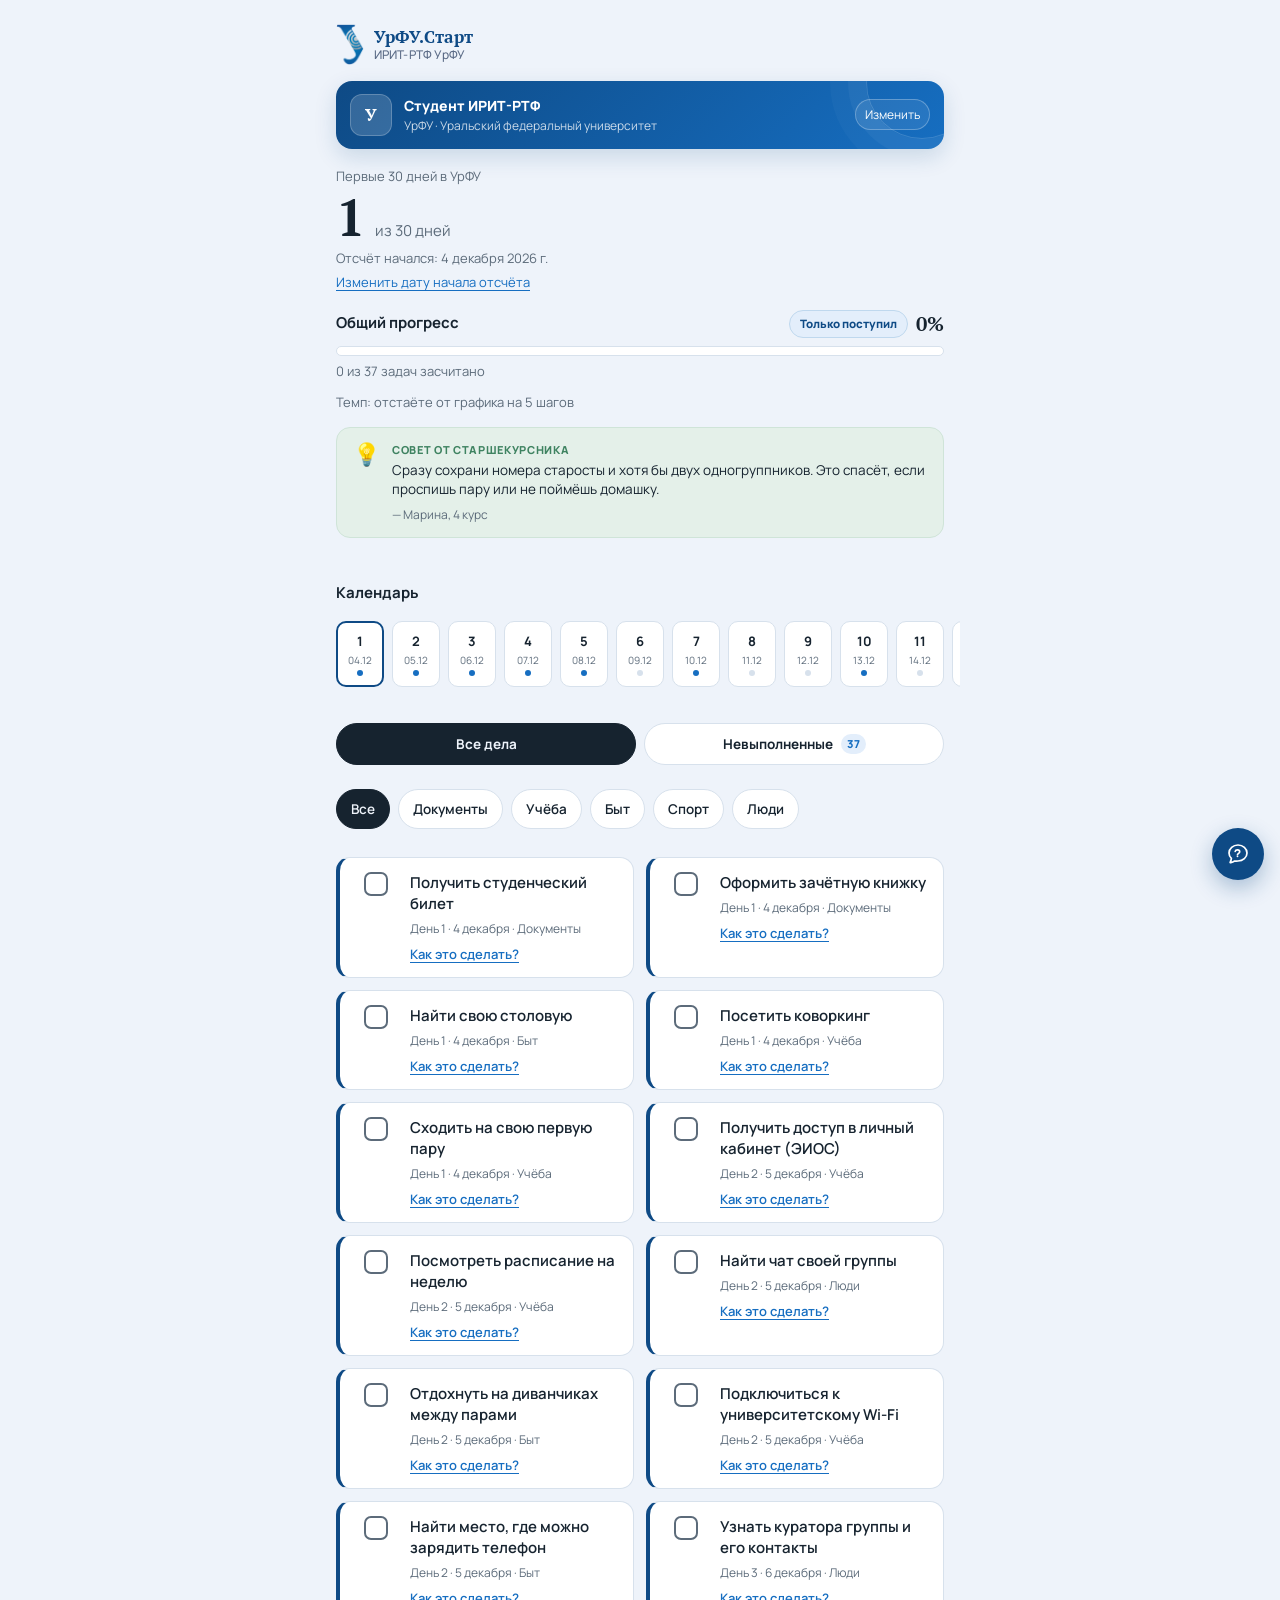
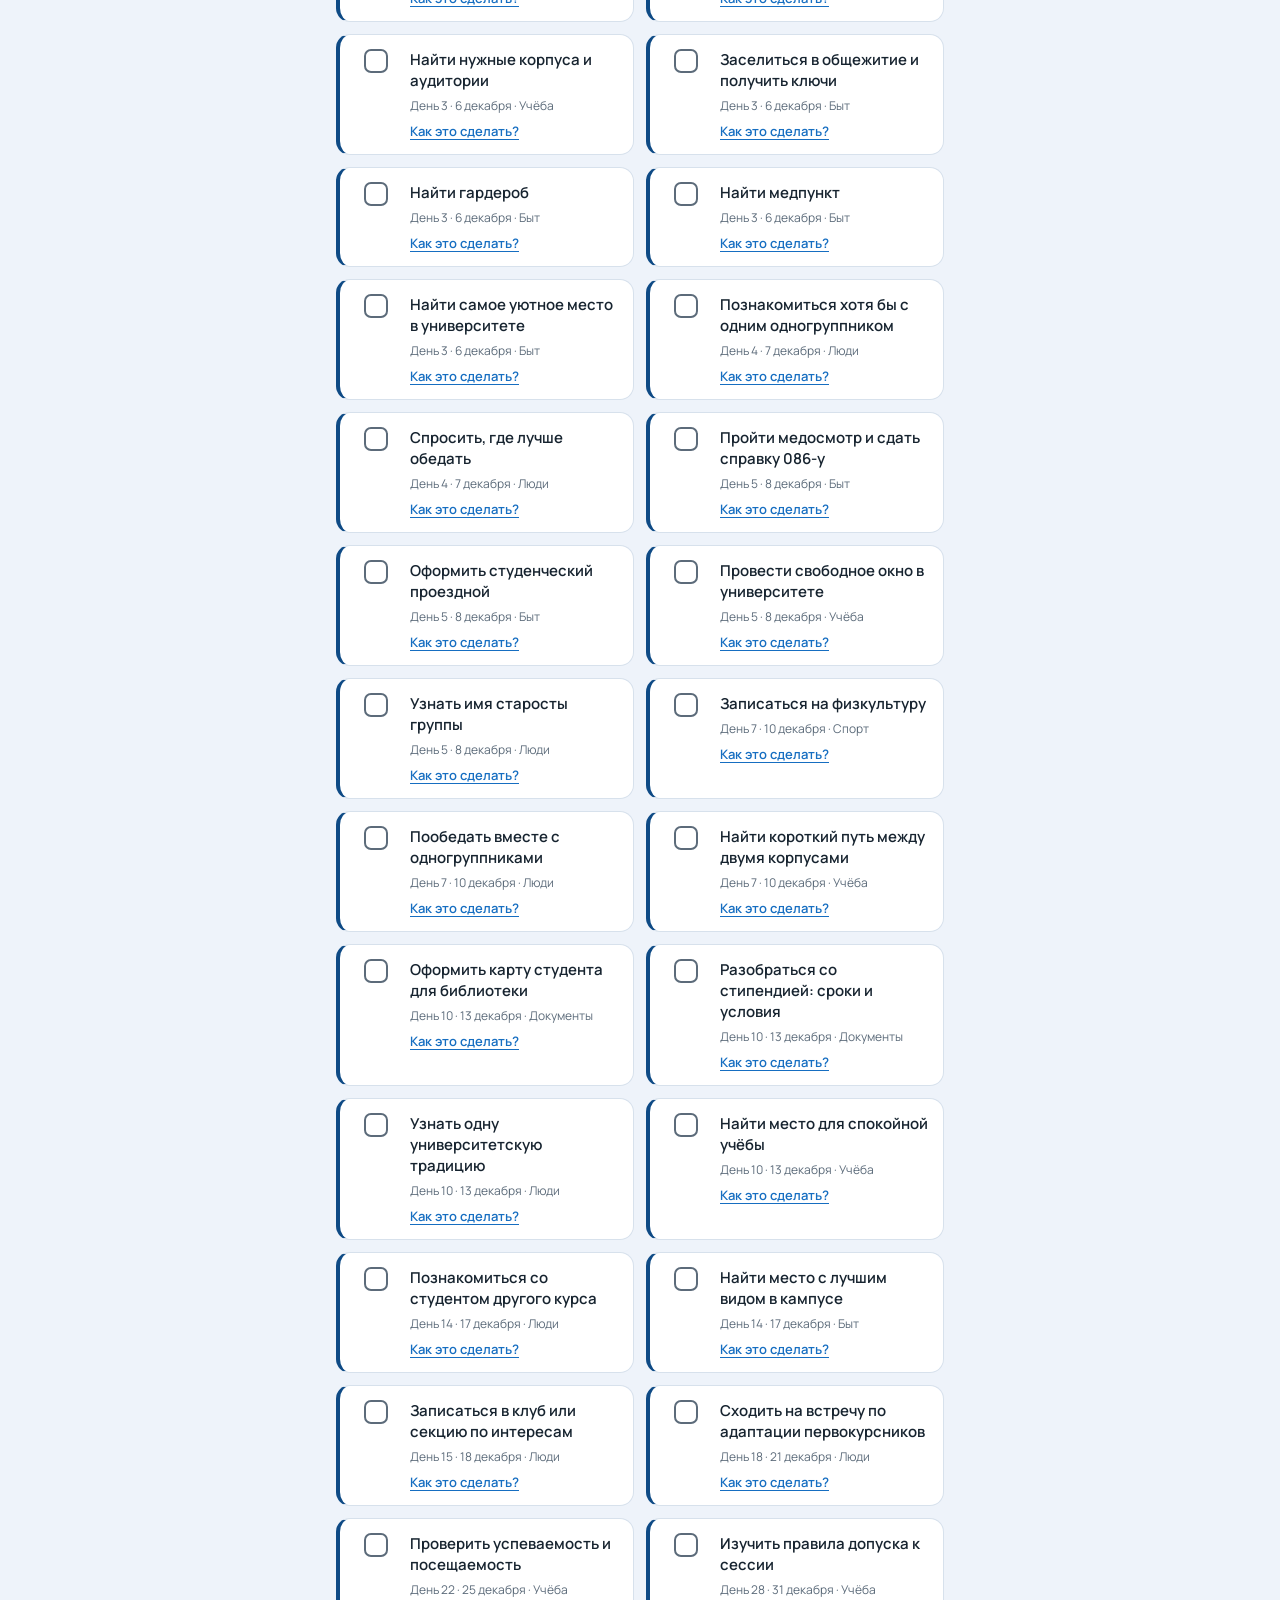
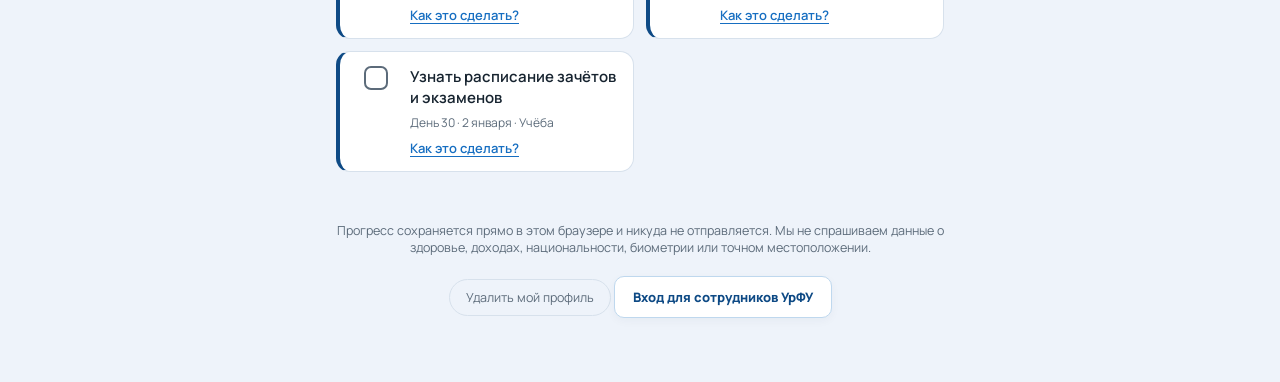
<file: index.html>
<!DOCTYPE html>
<html lang="ru">
<head>
<meta charset="UTF-8">
<meta name="viewport" content="width=device-width, initial-scale=1.0, maximum-scale=1.0, viewport-fit=cover">
<meta name="theme-color" content="#EEF3FA">
<meta name="apple-mobile-web-app-capable" content="yes">
<meta name="apple-mobile-web-app-status-bar-style" content="default">
<meta name="format-detection" content="telephone=no">
<title>УрФУ.Старт — трекер первых 30 дней первокурсника ИРИТ-РТФ УрФУ</title>
<link rel="icon" type="image/png" href="[data-uri]">
<link rel="preconnect" href="https://fonts.googleapis.com">
<link href="https://fonts.googleapis.com/css2?family=PT+Serif:wght@400;700&family=Manrope:wght@400;500;600;700;800&display=swap" rel="stylesheet">
<style>
  :root{
    --paper:#EEF3FA;
    --card:#FFFFFF;
    --ink:#16232F;
    --ink-soft:#5C6B7A;
    --blue:#166EC1;
    --blue-dark:#0E4A85;
    --blue-soft:#E3EEFB;
    --gold:#C99A2E;
    --green:#3F8361;
    --green-soft:#E4F0E9;
    --line:#D7E1EC;
    --radius:14px;
  }
  *{box-sizing:border-box;-webkit-tap-highlight-color:transparent;}
  html{-webkit-text-size-adjust:100%;}
  html,body{margin:0;padding:0;overscroll-behavior-y:contain;}
  body{
    background:var(--paper);
    color:var(--ink);
    font-family:'Manrope',sans-serif;
    -webkit-font-smoothing:antialiased;
    touch-action:manipulation;
    padding-bottom:calc(48px + env(safe-area-inset-bottom));
    min-height:100vh;
    min-height:100dvh;
  }
  h1,h2,.serif{font-family:'PT Serif',serif;}
  .wrap{
    max-width:640px;margin:0 auto;
    padding:calc(16px + env(safe-area-inset-top)) 16px 0;
  }
  header.hero{padding:8px 0 18px;}
  .brand-row{display:flex;align-items:center;gap:10px;margin:0 0 16px;}
  .brand-logo{width:28px;height:auto;flex:0 0 auto;}
  .brand-text{font-family:'PT Serif',serif;font-weight:700;font-size:15px;color:var(--blue-dark);letter-spacing:.2px;}
  .brand-text-wrap{display:flex;flex-direction:column;line-height:1.15;}
  .brand-site{font-family:'PT Serif',serif;font-weight:700;font-size:17px;color:var(--blue-dark);letter-spacing:.2px;}
  .brand-org{font-size:12px;font-weight:500;color:#5b6b86;letter-spacing:.1px;margin-top:1px;}
  .eyebrow{font-size:13px;color:var(--ink-soft);margin:0 0 6px;}
  .day-count{display:flex;align-items:baseline;gap:10px;flex-wrap:wrap;}
  .day-count .num{font-size:clamp(38px,11vw,48px);line-height:1;font-weight:700;}
  .day-count .of{font-size:15px;color:var(--ink-soft);}
  .start-date-btn{
    background:none;border:none;color:var(--blue);font:inherit;font-size:13px;
    padding:0;margin-top:6px;cursor:pointer;text-decoration:underline;text-underline-offset:3px;
  }

  .progress-row{margin-top:18px;}
  .progress-row .pct{font-family:'PT Serif',serif;font-size:20px;font-weight:700;}
  .progress-level-wrap{display:flex;align-items:center;gap:8px;flex-wrap:wrap;justify-content:flex-end;}
  .progress-level{
    display:inline-flex;align-items:center;min-height:28px;padding:4px 10px;
    border-radius:999px;background:var(--blue-soft);color:var(--blue-dark);
    border:1px solid #BFD8EE;font-size:11.5px;font-weight:800;white-space:nowrap;
  }
  .progress-track{
    height:10px;background:var(--card);border:1px solid var(--line);border-radius:999px;
    overflow:hidden;margin-top:8px;
  }
  .progress-fill{
    height:100%;background:var(--blue-dark);border-radius:999px;
    transition:width .5s ease;
  }
  .progress-caption{font-size:13px;color:var(--ink-soft);margin-top:6px;}
  .lifehack-card{
    margin-top:16px;background:var(--green-soft);border:1px solid #CFE4D8;
    border-radius:var(--radius);padding:14px 16px;display:flex;gap:12px;align-items:flex-start;
  }
  .lifehack-icon{font-size:22px;line-height:1;flex:0 0 auto;margin-top:1px;}
  .lifehack-kicker{font-size:11px;font-weight:800;color:var(--green);text-transform:uppercase;letter-spacing:.06em;margin:0 0 4px;}
  .lifehack-text{font-size:13.5px;line-height:1.45;color:var(--ink);margin:0;}
  .lifehack-author{font-size:12px;color:var(--ink-soft);margin:6px 0 0;}
  .day-strip-section{margin-top:26px;}
  .section-label{font-size:15px;font-weight:700;margin:0 0 10px;}
  .day-strip{
    display:flex;gap:8px;overflow-x:auto;overflow-y:visible;padding:8px 16px 14px;
    margin:0 -16px;
    scroll-padding-left:16px;
    -webkit-overflow-scrolling:touch;
    scrollbar-width:thin;
    scrollbar-color:var(--line) transparent;
  }
  .day-strip::-webkit-scrollbar{height:6px;}
  .day-strip::-webkit-scrollbar-track{background:transparent;}
  .day-strip::-webkit-scrollbar-thumb{background:var(--line);border-radius:999px;}
  .day-strip::-webkit-scrollbar-thumb:hover{background:var(--ink-soft);}
  .day-dot{
    flex:0 0 auto;scroll-snap-align:start;
    width:48px;height:66px;border-radius:10px;
    background:var(--card);border:1px solid var(--line);
    display:flex;flex-direction:column;align-items:center;justify-content:center;
    cursor:pointer;font-size:13px;color:var(--ink-soft);gap:3px;
    transition:transform .15s ease, border-color .15s ease;
  }
  .day-dot:active{transform:scale(0.94);}
  .day-dot .n{font-weight:700;color:var(--ink);}
  .day-dot .d{font-size:10px;color:var(--ink-soft);white-space:nowrap;}
  .day-dot .mark{width:6px;height:6px;border-radius:50%;background:var(--line);}
  .day-dot.has-tasks .mark{background:var(--blue);}
  .day-dot.done .mark{background:var(--green);}
  .day-dot.done{background:var(--green-soft);border-color:var(--green);}
  .day-dot.partial .mark{background:var(--gold);}
  .day-dot.partial{border-color:var(--gold);}
  .day-dot.today{border-color:var(--blue-dark);border-width:2px;}
  .day-dot.selected{border-color:var(--blue);box-shadow:0 0 0 2px var(--blue-soft) inset;}

  .day-filter-chip{
    display:inline-flex;align-items:center;gap:6px;margin-top:8px;
    background:var(--blue-soft);color:var(--blue);border:none;border-radius:999px;
    padding:6px 12px;font-size:13px;font-family:inherit;font-weight:600;cursor:pointer;
  }
  .task-scope-row{
    display:flex;gap:8px;margin-top:22px;
  }
  .scope-chip{
    flex:1;border:1px solid var(--line);background:var(--card);color:var(--ink);
    border-radius:999px;padding:10px 14px;font-size:13.5px;font-family:inherit;font-weight:700;
    cursor:pointer;min-height:40px;
  }
  .scope-chip.active{background:var(--ink);color:var(--paper);border-color:var(--ink);}
  .scope-chip .count{
    display:inline-flex;align-items:center;justify-content:center;min-width:20px;height:20px;
    padding:0 6px;margin-left:5px;border-radius:999px;background:var(--blue-soft);color:var(--blue);
    font-size:11px;font-weight:800;
  }
  .scope-chip.active .count{background:rgba(255,255,255,.16);color:#fff;}
  .cat-row{
    display:flex;gap:8px;overflow-x:auto;padding:2px 16px 10px;margin:22px -16px 0;
    -webkit-overflow-scrolling:touch;
    scrollbar-width:thin;
    scrollbar-color:var(--line) transparent;
  }
  .cat-row::-webkit-scrollbar{height:6px;}
  .cat-row::-webkit-scrollbar-track{background:transparent;}
  .cat-row::-webkit-scrollbar-thumb{background:var(--line);border-radius:999px;}
  .cat-row::-webkit-scrollbar-thumb:hover{background:var(--ink-soft);}
  .cat-chip{
    flex:0 0 auto;border:1px solid var(--line);background:var(--card);color:var(--ink);
    border-radius:999px;padding:10px 14px;font-size:13.5px;font-family:inherit;font-weight:600;
    cursor:pointer;min-height:40px;
  }
  .cat-chip.active{background:var(--ink);color:var(--paper);border-color:var(--ink);}
  .task-list{margin-top:18px;display:flex;flex-direction:column;gap:10px;}
  .task-card{
    background:var(--card);border:1px solid var(--line);border-radius:var(--radius);
    padding:14px;display:flex;gap:12px;align-items:flex-start;
    border-left:4px solid var(--cat-color, var(--blue));
  }
  .task-card.done{background:var(--green-soft);}
  .checkbox-hit{
    flex:0 0 auto;width:44px;height:44px;margin:-10px 0;
    display:flex;align-items:center;justify-content:center;cursor:pointer;
  }
  .checkbox{
    width:24px;height:24px;border-radius:7px;border:2px solid var(--ink-soft);
    display:flex;align-items:center;justify-content:center;background:var(--card);
    transition:transform .12s ease;
  }
  .checkbox.checked{background:var(--green);border-color:var(--green);}
  .checkbox.blocked{background:var(--gold);border-color:var(--gold);}
  .checkbox-hit:active .checkbox{transform:scale(0.88);}
  .checkbox svg{width:14px;height:14px;display:none;}
  .checkbox.checked svg{display:block;}
  .checkbox.blocked .bang{display:block;font-family:inherit;font-weight:800;font-size:14px;color:#fff;line-height:1;}
  .checkbox .bang{display:none;}
  .task-card.blocked{background:#FBF3E3;}
  .task-body{flex:1;min-width:0;}
  .task-title{font-size:15px;font-weight:600;line-height:1.4;}
  .task-title.done{text-decoration:line-through;color:var(--ink-soft);}
  .task-meta{display:flex;gap:8px;margin-top:6px;flex-wrap:wrap;align-items:center;}
  .task-tag{font-size:12px;color:var(--ink-soft);}
  .task-note{font-size:12.5px;margin-top:6px;padding:6px 9px;border-radius:8px;line-height:1.4;}
  .task-note.artifact{background:var(--green-soft);color:#2C5F44;}
  .task-note.reason{background:#F5E8C9;color:#7A5B12;}
  .guide-link{
    font-size:13px;color:var(--blue);background:none;border:none;font-family:inherit;
    font-weight:600;cursor:pointer;padding:10px 0;margin:-10px 0;
    text-decoration:underline;text-underline-offset:3px;
  }
  .empty-state{
    text-align:center;color:var(--ink-soft);padding:36px 16px;font-size:14px;
  }
  .achievement-card{
    margin:0 0 16px;
    padding:18px;
    background:linear-gradient(135deg,#FFF9E9,#FFFFFF);
    border:1px solid #EAD9A8;
    border-radius:18px;
    box-shadow:0 5px 18px rgba(24,47,72,.07);
  }
  .achievement-card h3{margin:0 0 6px;font-size:20px;}
  .achievement-sub{margin:0 0 14px;font-size:12.5px;color:var(--ink-soft);}
  .achievement-grid{display:grid;grid-template-columns:repeat(2,minmax(0,1fr));gap:10px;}
  .achievement-item{
    display:flex;align-items:center;gap:10px;padding:10px;
    border:1px solid #E7ECF2;border-radius:13px;background:#fff;
  }
  .achievement-badge{
    width:54px;height:54px;flex:0 0 54px;border-radius:50%;
    display:flex;align-items:center;justify-content:center;
    background:var(--blue-soft);border:2px solid #9FC8EA;font-size:27px;
    box-shadow:inset 0 0 0 4px rgba(255,255,255,.7);
  }
  .achievement-item.locked{opacity:.42;filter:grayscale(1);}
  .achievement-name{font-size:12.5px;font-weight:800;line-height:1.25;}
  .achievement-desc{font-size:11px;color:var(--ink-soft);margin-top:3px;line-height:1.3;}
  @media (max-width:480px){.achievement-grid{grid-template-columns:1fr;}}
  .achievement-overlay{
    position:fixed;inset:0;background:rgba(22,35,47,.52);
    display:none;align-items:center;justify-content:center;z-index:60;padding:18px;
  }
  .achievement-overlay.open{display:flex;}
  .achievement-popup{
    width:min(420px,100%);background:#fff;border-radius:24px;padding:26px 20px 20px;
    text-align:center;box-shadow:0 22px 70px rgba(20,45,70,.30);
    animation:achievementPop .28s ease-out;
  }
  @keyframes achievementPop{
    from{opacity:0;transform:translateY(18px) scale(.96)}
    to{opacity:1;transform:translateY(0) scale(1)}
  }
  .achievement-popup-badge{
    width:112px;height:112px;margin:0 auto 14px;border-radius:50%;
    display:flex;align-items:center;justify-content:center;
    font-size:58px;background:linear-gradient(145deg,#E8F4FF,#FFF5CF);
    border:4px solid #D6B35A;box-shadow:0 8px 22px rgba(201,154,46,.22),inset 0 0 0 7px rgba(255,255,255,.7);
  }
  .achievement-popup-kicker{font-size:12px;color:var(--gold);font-weight:800;text-transform:uppercase;letter-spacing:.08em;}
  .achievement-popup h3{font-family:'PT Serif',serif;font-size:25px;margin:6px 0 8px;}
  .achievement-popup p{font-size:14px;line-height:1.5;color:var(--ink-soft);margin:0 auto 16px;max-width:350px;}
  .achievement-popup-task{font-size:12px;color:var(--ink-soft);margin-bottom:14px;}
  .achievement-popup-close{
    width:100%;min-height:46px;border:0;border-radius:11px;background:var(--blue-dark);
    color:#fff;font:inherit;font-weight:800;cursor:pointer;
  }
  .footer{
    max-width:640px;margin:34px auto 0;text-align:center;
    padding:16px 16px calc(16px + env(safe-area-inset-bottom));
  }
  .footer p{font-size:12.5px;color:var(--ink-soft);margin:0 0 10px;}
  .reset-btn{
    font-size:12.5px;color:var(--ink-soft);background:none;border:1px solid var(--line);
    border-radius:999px;padding:9px 16px;cursor:pointer;font-family:inherit;min-height:36px;
  }
  .overlay{
    position:fixed;inset:0;background:rgba(22,35,47,0.45);
    display:none;align-items:flex-end;justify-content:center;z-index:20;
  }
  .overlay.open{display:flex;}
  .sheet{
    background:var(--paper);width:100%;max-width:640px;border-radius:20px 20px 0 0;
    padding:22px 20px calc(26px + env(safe-area-inset-bottom));
    max-height:85vh;max-height:85dvh;overflow-y:auto;-webkit-overflow-scrolling:touch;
    transform:translateY(100%);transition:transform .28s ease;
  }
  .overlay.open .sheet{transform:translateY(0);}
  .sheet-handle{width:36px;height:4px;background:var(--line);border-radius:99px;margin:0 auto 16px;}
  .sheet h2{font-size:19px;margin:0 0 4px;}
  .sheet .sheet-cat{font-size:13px;color:var(--ink-soft);margin-bottom:16px;}
  .sheet ol{padding-left:20px;margin:0;}
  .sheet ol li{margin-bottom:10px;font-size:14.5px;line-height:1.5;}
  .sheet-close{
    margin-top:18px;width:100%;min-height:48px;padding:12px;border-radius:10px;border:none;
    background:var(--blue-dark);color:#fff;font-family:inherit;font-weight:700;font-size:14px;cursor:pointer;
  }
  .status-mode-row{display:flex;gap:8px;margin:14px 0 4px;}
  .status-mode-btn{
    flex:1;border:1px solid var(--line);background:var(--card);color:var(--ink-soft);
    border-radius:10px;padding:10px 8px;font-family:inherit;font-weight:700;font-size:13px;cursor:pointer;
  }
  .status-mode-btn.active-done{background:var(--green-soft);border-color:var(--green);color:#2C5F44;}
  .status-mode-btn.active-blocked{background:#F5E8C9;border-color:var(--gold);color:#7A5B12;}
  .status-field-label{font-size:13px;color:var(--ink-soft);margin:14px 0 6px;}
  .status-textarea{
    width:100%;min-height:78px;border:1px solid var(--line);border-radius:10px;padding:10px 12px;
    font-family:inherit;font-size:14px;color:var(--ink);resize:vertical;background:var(--card);
  }
  .status-hint{font-size:12px;color:var(--ink-soft);margin-top:6px;}
  .status-submit{
    margin-top:16px;width:100%;min-height:48px;padding:12px;border-radius:10px;border:none;
    font-family:inherit;font-weight:700;font-size:14px;cursor:pointer;color:#fff;
  }
  .status-submit.done-submit{background:var(--green);}
  .status-submit.blocked-submit{background:var(--gold);}
  .status-submit:disabled{opacity:.45;cursor:not-allowed;}
  .status-clear-btn{
    margin-top:10px;width:100%;min-height:40px;padding:10px;border-radius:10px;
    border:1px solid var(--line);background:none;color:var(--ink-soft);font-family:inherit;
    font-size:13px;cursor:pointer;
  }
  .reason-type-row{display:flex;gap:8px;margin:10px 0 2px;}
  .reason-type-btn{
    flex:1;border:1px solid var(--line);background:var(--card);color:var(--ink-soft);
    border-radius:10px;padding:9px 8px;font-family:inherit;font-weight:600;font-size:12.5px;
    line-height:1.3;cursor:pointer;
  }
  .reason-type-btn.active{background:var(--blue-soft);border-color:var(--blue);color:var(--blue-dark);}
  .why-note{font-size:11.5px;color:var(--ink-soft);margin:4px 0 0;line-height:1.4;}
  .compare-overlay{
    position:fixed;inset:0;background:rgba(22,35,47,0.45);
    display:none;align-items:center;justify-content:center;z-index:30;padding:16px;
  }
  .compare-overlay.open{display:flex;}
  .compare-card{
    background:var(--card);border-radius:16px;padding:20px;max-width:420px;width:100%;
    box-shadow:0 10px 30px rgba(0,0,0,.2);
  }
  .compare-card h3{margin:0 0 14px;font-size:17px;}
  .compare-row{display:flex;align-items:center;gap:10px;margin-bottom:10px;}
  .compare-box{flex:1;border:1px solid var(--line);border-radius:10px;padding:10px;text-align:center;}
  .compare-box .lbl{font-size:11px;color:var(--ink-soft);text-transform:uppercase;letter-spacing:.03em;}
  .compare-box .val{font-family:'PT Serif',serif;font-size:22px;font-weight:700;margin-top:2px;}
  .compare-arrow{font-size:18px;color:var(--ink-soft);}
  .compare-note{font-size:13px;color:var(--ink-soft);margin:6px 0 0;line-height:1.45;}
  .compare-explain{
    width:100%;min-height:60px;margin-top:12px;border:1px solid var(--line);border-radius:10px;
    padding:9px 10px;font-family:inherit;font-size:13.5px;color:var(--ink);resize:vertical;background:var(--paper);
  }

  .profile-row{position:relative;display:flex;align-items:center;gap:12px;margin:0 0 18px;padding:13px 14px;background:linear-gradient(135deg,#0E4A85 0%,#166EC1 100%);border:0;border-radius:16px;cursor:pointer;overflow:hidden;box-shadow:0 8px 22px rgba(14,74,133,.16);}
  .profile-row::after{content:"";position:absolute;width:110px;height:110px;right:-34px;top:-54px;border:1px solid rgba(255,255,255,.16);border-radius:50%;box-shadow:0 0 0 18px rgba(255,255,255,.04),0 0 0 36px rgba(255,255,255,.025);pointer-events:none;}
  
  .profile-avatar.has-photo{
    background-size:cover !important;
    background-position:center !important;
    background-repeat:no-repeat !important;
    color:transparent !important;
    border-color:rgba(255,255,255,.22);
  }

  .profile-avatar{position:relative;z-index:1;width:42px;height:42px;border-radius:12px;background:rgba(255,255,255,.16);color:#fff;border:1px solid rgba(255,255,255,.22);display:flex;align-items:center;justify-content:center;font-family:'PT Serif',serif;font-weight:700;font-size:17px;flex:0 0 auto;}
  .profile-info{position:relative;z-index:1;flex:1;min-width:0;}
  .profile-name{font-size:14px;font-weight:800;color:#fff;white-space:nowrap;overflow:hidden;text-overflow:ellipsis;}
  .profile-sub{font-size:12px;color:rgba(255,255,255,.78);white-space:nowrap;overflow:hidden;text-overflow:ellipsis;margin-top:2px;}
  .profile-edit-hint{position:relative;z-index:1;font-size:12px;color:#fff;flex:0 0 auto;border:1px solid rgba(255,255,255,.28);border-radius:999px;padding:6px 9px;background:rgba(255,255,255,.08);}
  .profile-field-label{font-size:13px;color:var(--ink-soft);margin:14px 0 6px;}
  .profile-field-label:first-of-type{margin-top:4px;}
  .profile-input{
    width:100%;min-height:44px;border:1px solid var(--line);border-radius:10px;padding:9px 12px;
    font-family:inherit;font-size:14.5px;color:var(--ink);background:var(--card);
  }
  .profile-select{
    width:100%;min-height:44px;border:1px solid var(--line);border-radius:10px;padding:9px 12px;
    font-family:inherit;font-size:14.5px;color:var(--ink);background:var(--card);cursor:pointer;
  }
  .profile-save-btn{
    margin-top:18px;width:100%;min-height:48px;padding:12px;border-radius:10px;border:none;
    background:var(--blue-dark);color:#fff;font-family:inherit;font-weight:700;font-size:14px;cursor:pointer;
  }

  @media (min-width:680px){
    .task-list{display:grid;grid-template-columns:1fr 1fr;gap:12px;}
    .day-count .num{font-size:52px;}
  }
  @media (prefers-reduced-motion:reduce){
    *{transition:none !important;}
  }
  .support-fab{
    position:fixed;right:16px;bottom:calc(20px + env(safe-area-inset-bottom));
    z-index:40;
    width:52px;height:52px;border-radius:50%;border:none;cursor:pointer;
    background:var(--blue-dark);color:#fff;
    display:flex;align-items:center;justify-content:center;
    box-shadow:0 8px 22px rgba(14,74,133,.32);
    font-family:inherit;
    transition:transform .15s ease;
  }
  .support-fab:active{transform:scale(.92);}
  .support-fab svg{width:24px;height:24px;}

  .support-overlay{
    position:fixed;inset:0;background:rgba(22,35,47,0.45);
    display:none;align-items:flex-end;justify-content:center;z-index:70;
  }
  .support-overlay.open{display:flex;}
  .support-sheet{
    background:var(--paper);width:100%;max-width:640px;border-radius:20px 20px 0 0;
    padding:22px 20px calc(26px + env(safe-area-inset-bottom));
    transform:translateY(100%);transition:transform .28s ease;
  }
  .support-overlay.open .support-sheet{transform:translateY(0);}
  .support-sheet .sheet-handle{width:36px;height:4px;background:var(--line);border-radius:99px;margin:0 auto 16px;}
  .support-sheet h2{font-size:19px;margin:0 0 6px;}
  .support-sheet .support-sub{font-size:13px;color:var(--ink-soft);margin:0 0 18px;}
  .support-contact{
    display:flex;align-items:center;gap:12px;padding:13px 14px;
    background:var(--card);border:1px solid var(--line);border-radius:14px;
    margin-bottom:10px;text-decoration:none;color:var(--ink);
  }
  .support-contact-icon{
    width:38px;height:38px;border-radius:10px;background:var(--blue-soft);color:var(--blue-dark);
    display:flex;align-items:center;justify-content:center;flex:0 0 auto;font-size:18px;
  }
  .support-contact-body{min-width:0;}
  .support-contact-label{font-size:13.5px;font-weight:700;}
  .support-contact-value{font-size:12.5px;color:var(--ink-soft);margin-top:1px;}
  .support-sheet-close{
    margin-top:8px;width:100%;min-height:48px;padding:12px;border-radius:10px;border:none;
    background:var(--blue-dark);color:#fff;font-family:inherit;font-weight:700;font-size:14px;cursor:pointer;
  }
  .profile-overlay{
    align-items:center;
    justify-content:center;
    padding:24px;
  }
  .profile-overlay .profile-sheet{
    width:min(980px, 100%);
    max-width:980px;
    max-height:min(88vh, 820px);
    overflow:auto;
    background:#fff;
    border-radius:2px;
    padding:34px 42px 38px;
    box-shadow:0 18px 60px rgba(20,45,70,.22);
    transform:translateY(0);
  }
  .profile-overlay.open .profile-sheet{transform:translateY(0);}
  .profile-title{
    margin:0;
    font-family:'Manrope',sans-serif;
    font-size:28px;
    line-height:1.2;
    font-weight:700;
    color:#20252B;
  }
  .profile-title-line{
    width:72px;
    height:3px;
    background:#2D9BD7;
    margin:16px 0 30px;
  }
  .profile-table{
    width:100%;
    border-collapse:collapse;
    table-layout:fixed;
    font-size:15px;
  }
  .profile-table tr:nth-child(odd) .profile-value{background:#F0F8FC;}
  .profile-table tr:nth-child(even) .profile-value{background:#fff;}
  .profile-label{
    width:34%;
    padding:16px 18px;
    background:#58A9D5;
    color:#fff;
    font-weight:700;
    border-bottom:1px solid rgba(255,255,255,.5);
    vertical-align:middle;
  }
  .profile-value{
    padding:7px 18px;
    color:#444B52;
    border-bottom:1px solid #E8EEF2;
    vertical-align:middle;
  }
  .profile-input,
  .profile-select{
    width:100%;
    min-height:42px;
    box-sizing:border-box;
    padding:8px 10px;
    border:1px solid #D9E4EA;
    border-radius:4px;
    background:#fff;
    color:#444B52;
    font-size:15px;
    font-family:inherit;
  }
  .profile-input:focus,
  .profile-select:focus{
    outline:none;
    border-color:#58A9D5;
    box-shadow:0 0 0 2px rgba(88,169,213,.14);
  }
  .profile-actions{
    display:flex;
    gap:12px;
    margin-top:26px;
    justify-content:flex-end;
  }
  .profile-save-btn.profile-save-wide{
    width:auto;
    min-width:190px;
    margin-top:0;
    border-radius:4px;
    background:#1768A8;
  }
  .profile-cancel-wide{
    width:auto !important;
    min-width:140px;
    margin-top:0 !important;
    border-radius:4px !important;
    background:#fff !important;
  }
  @media (max-width:760px){
    .profile-overlay{padding:10px;}
    .profile-overlay .profile-sheet{
      width:100%;
      max-height:94vh;
      padding:22px 16px 24px;
      border-radius:10px;
    }
    .profile-title{font-size:23px;}
    .profile-title-line{margin-bottom:20px;}
    .profile-table{font-size:13px;}
    .profile-label{width:40%;padding:12px 10px;}
    .profile-value{padding:7px 10px;}
    .profile-input,.profile-select{font-size:13px;}
    .profile-actions{flex-direction:column;}
    .profile-save-btn.profile-save-wide,
    .profile-cancel-wide{width:100% !important;}
  }
  .profile-overlay{
    display:none;
    align-items:flex-start;
    justify-content:center;
    padding:18px 12px 28px;
    overflow:auto;
  }
  .profile-overlay.open{display:flex;}

  .profile-cabinet{
    width:min(100%, 620px);
    margin:0 auto;
    background:#F3F6FA;
    border-radius:20px;
    padding:18px 14px 28px;
    box-shadow:0 18px 55px rgba(20,45,70,.22);
    color:var(--ink);
  }

  .profile-cabinet-head{
    display:flex;
    align-items:center;
    gap:12px;
    padding:6px 4px 16px;
  }
  .profile-cabinet-avatar{
    width:52px;
    height:52px;
    flex:0 0 52px;
    border-radius:15px;
    display:flex;
    align-items:center;
    justify-content:center;
    background:linear-gradient(135deg,#2498DB,#1677C4);
    color:#fff;
    font-size:22px;
    font-weight:800;
  }
  .profile-cabinet-identity{
    min-width:0;
    flex:1;
  }
  .profile-cabinet-name{
    font-size:18px;
    font-weight:800;
    line-height:1.2;
    white-space:nowrap;
    overflow:hidden;
    text-overflow:ellipsis;
  }
  .profile-cabinet-sub{
    margin-top:4px;
    color:var(--ink-soft);
    font-size:12.5px;
  }
  .profile-cabinet-close{
    width:38px;
    height:38px;
    border:0;
    border-radius:11px;
    background:#E8EEF5;
    color:#627285;
    font-size:25px;
    line-height:1;
    cursor:pointer;
  }

  .profile-stats{
    display:grid;
    grid-template-columns:1fr 1fr;
    gap:12px;
    margin-bottom:16px;
  }
  .profile-stat{
    min-height:94px;
    background:#fff;
    border:1px solid #E7ECF2;
    border-radius:16px;
    display:flex;
    flex-direction:column;
    align-items:center;
    justify-content:center;
    box-shadow:0 4px 14px rgba(24,47,72,.06);
  }
  .profile-stat strong{
    font-family:'PT Serif',serif;
    font-size:30px;
    line-height:1;
  }
  .profile-stat span{
    margin-top:7px;
    font-size:12px;
    color:var(--ink-soft);
  }

  .profile-info-card,
  .profile-settings-card{
    background:#fff;
    border:1px solid #E7ECF2;
    border-radius:18px;
    box-shadow:0 5px 18px rgba(24,47,72,.07);
  }
  .profile-info-card{
    padding:20px 18px 19px;
    margin-bottom:16px;
  }
  .profile-card-kicker{
    color:var(--blue);
    font-size:12px;
    font-weight:800;
    margin-bottom:7px;
  }
  .profile-info-card h3{
    margin:0 0 10px;
    font-size:18px;
  }
  .profile-info-card p{
    margin:4px 0 0;
    color:var(--ink-soft);
    font-size:13px;
    line-height:1.45;
  }

  .profile-settings-card{
    padding:20px 18px 18px;
  }
  .profile-settings-card h3{
    margin:0 0 18px;
    font-size:20px;
  }
  .profile-form-label{
    display:block;
    margin:13px 0 7px;
    color:var(--ink-soft);
    font-size:12px;
    font-weight:700;
  }
  .profile-form-label:first-of-type{margin-top:0;}
  .profile-modern-input{
    display:block;
    width:100%;
    min-height:46px;
    box-sizing:border-box;
    border:1px solid #E0E7EF;
    border-radius:11px;
    background:#FAFCFE;
    color:var(--ink);
    padding:11px 13px;
    font:inherit;
    font-size:14px;
  }
  .profile-modern-input:focus{
    outline:none;
    border-color:#63A9DC;
    background:#fff;
    box-shadow:0 0 0 3px rgba(22,110,193,.10);
  }
  .profile-modern-save{
    width:100%;
    min-height:48px;
    margin-top:18px;
    border:0;
    border-radius:11px;
    background:#246BE8;
    color:#fff;
    font:inherit;
    font-size:14px;
    font-weight:800;
    cursor:pointer;
    box-shadow:0 5px 13px rgba(36,107,232,.18);
  }
  .profile-modern-save:active{transform:scale(.99);}

  @media (max-width:480px){
    .profile-overlay{padding:8px 8px 18px;}
    .profile-cabinet{border-radius:16px;padding:14px 10px 22px;}
    .profile-stats{gap:9px;}
    .profile-stat{min-height:82px;}
    .profile-stat strong{font-size:26px;}
    .profile-info-card,.profile-settings-card{border-radius:15px;padding:17px 14px;}

  }
  .profile-avatar-wrap{
    flex:0 0 auto;
    display:flex;
    flex-direction:column;
    align-items:center;
    gap:3px;
  }
  .profile-avatar-change{
    border:0;
    background:transparent;
    color:#246BE8;
    font-size:10px;
    font-weight:700;
    padding:2px 4px;
    cursor:pointer;
  }
  .profile-cabinet-avatar.has-photo{
    background-size:cover;
    background-position:center;
    background-repeat:no-repeat;
    color:transparent;
  }
  .profile-overlay{
    position:fixed !important;
    inset:0 !important;
    width:100% !important;
    height:100% !important;
    box-sizing:border-box !important;
    display:none !important;
    align-items:center !important;
    justify-content:center !important;
    padding:18px !important;
    overflow:auto !important;
  }
  .profile-overlay.open{
    display:flex !important;
  }
  .profile-overlay .profile-cabinet{
    box-sizing:border-box !important;
    width:min(680px, calc(100vw - 36px)) !important;
    max-width:680px !important;
    min-width:0 !important;
    max-height:calc(100vh - 36px) !important;
    max-height:calc(100dvh - 36px) !important;
    margin:0 auto !important;
    overflow-y:auto !important;
    overflow-x:hidden !important;
    flex:0 1 680px !important;
  }
  .profile-overlay .profile-settings-card{
    box-sizing:border-box !important;
    width:100% !important;
  }
  .profile-overlay .profile-modern-input{
    box-sizing:border-box !important;
    width:100% !important;
  }
  @media (max-width:700px){
    .profile-overlay{
      align-items:flex-end !important;
      padding:0 !important;
    }
    .profile-overlay .profile-cabinet{
      width:100% !important;
      max-width:none !important;
      max-height:94vh !important;
      max-height:94dvh !important;
      border-radius:20px 20px 0 0 !important;
      flex-basis:100% !important;
    }
  }
  .admin-entry{
    margin-top:10px;min-height:42px;padding:10px 18px;border:1px solid #BFD8EE;
    border-radius:10px;background:#fff;color:var(--blue-dark);font:inherit;font-size:13px;
    font-weight:800;cursor:pointer;box-shadow:0 3px 10px rgba(20,45,70,.04);
  }
  .admin-entry:hover{background:var(--blue-soft);}
  .admin-demo-credentials{
    margin-top:10px;padding:9px 10px;border-radius:9px;background:#F4F8FC;
    color:var(--ink-soft);font-size:11.5px;line-height:1.45;
  }
  .admin-overlay{
    position:fixed;inset:0;background:rgba(13,31,48,.58);display:none;
    align-items:center;justify-content:center;z-index:100;padding:18px;
  }
  .admin-overlay.open{display:flex;}
  .admin-modal{
    width:min(1120px,100%);max-height:min(92vh,900px);overflow:auto;background:#F4F7FB;
    border-radius:18px;box-shadow:0 24px 80px rgba(10,35,60,.3);padding:22px;
  }
  .admin-login{width:min(430px,100%);background:#fff;border-radius:18px;padding:26px;box-shadow:0 24px 80px rgba(10,35,60,.3);}
  .admin-kicker{font-size:11px;font-weight:800;color:var(--blue);text-transform:uppercase;letter-spacing:.08em;}
  .admin-login h2,.admin-modal h2{margin:5px 0 6px;font-size:25px;}
  .admin-sub{margin:0 0 18px;color:var(--ink-soft);font-size:13px;line-height:1.45;}
  .admin-field{display:block;margin:12px 0;}
  .admin-field span{display:block;font-size:12px;color:var(--ink-soft);font-weight:700;margin:0 0 6px;}
  .admin-input,.admin-textarea,.admin-select{
    width:100%;box-sizing:border-box;border:1px solid #D9E3ED;border-radius:10px;
    background:#fff;color:var(--ink);padding:11px 12px;font:inherit;font-size:14px;
  }
  .admin-textarea{min-height:105px;resize:vertical;line-height:1.45;}
  .admin-input:focus,.admin-textarea:focus,.admin-select:focus{
    outline:none;border-color:#58A9D5;box-shadow:0 0 0 3px rgba(88,169,213,.12);
  }
  .admin-actions{display:flex;gap:10px;justify-content:flex-end;margin-top:16px;}
  .admin-btn{
    min-height:42px;border:0;border-radius:10px;padding:10px 15px;font:inherit;font-weight:800;cursor:pointer;
  }
  .admin-btn.primary{background:var(--blue-dark);color:#fff;}
  .admin-btn.secondary{background:#fff;color:var(--ink);border:1px solid var(--line);}
  .admin-btn.danger{background:#FFF0F0;color:#B13A3A;border:1px solid #F0CACA;}
  .admin-header{display:flex;align-items:flex-start;justify-content:space-between;gap:15px;margin-bottom:18px;}
  .admin-header h2{font-size:27px;}
  .admin-user{font-size:12px;color:var(--ink-soft);margin-top:4px;}
  .admin-header-actions{display:flex;align-items:center;gap:8px;}
  .admin-header-actions .admin-btn{width:auto;margin:0;padding:9px 14px;}
  .admin-close{
    width:40px;height:40px;border:0;border-radius:10px;background:#E7EDF4;color:#5F7082;
    font-size:23px;cursor:pointer;flex:0 0 auto;
  }
  .admin-stats{display:grid;grid-template-columns:repeat(4,1fr);gap:10px;margin-bottom:16px;}
  .admin-stat{background:#fff;border:1px solid #E1E8F0;border-radius:13px;padding:14px;}
  .admin-stat strong{display:block;font-family:'PT Serif',serif;font-size:26px;}
  .admin-stat span{font-size:11px;color:var(--ink-soft);}
  .admin-grid{display:grid;grid-template-columns:minmax(0,1.5fr) minmax(320px,.9fr);gap:14px;}
  .admin-card{background:#fff;border:1px solid #E1E8F0;border-radius:15px;padding:16px;}
  .admin-card h3{margin:0 0 12px;font-size:16px;}
  .admin-toolbar{display:flex;gap:8px;align-items:center;margin-bottom:10px;flex-wrap:wrap;}
  .admin-toolbar .admin-input{flex:1;min-width:180px;}
  .admin-task-list{display:flex;flex-direction:column;gap:8px;}
  .admin-task-row{
    display:grid;grid-template-columns:54px 1fr auto;gap:10px;align-items:center;
    border:1px solid #E5EBF1;border-radius:11px;padding:10px 11px;
  }
  .admin-day{
    width:42px;height:42px;border-radius:10px;background:var(--blue-soft);color:var(--blue-dark);
    display:flex;align-items:center;justify-content:center;font-weight:800;font-size:13px;
  }
  .admin-task-name{font-size:13px;font-weight:800;line-height:1.3;}
  .admin-task-meta{font-size:11px;color:var(--ink-soft);margin-top:3px;}
  .admin-row-actions{display:flex;gap:6px;}
  .admin-icon-btn{
    min-width:36px;height:36px;border:1px solid var(--line);border-radius:9px;background:#fff;
    cursor:pointer;font-size:15px;
  }
  .admin-editor{display:none;}
  .admin-editor.open{display:block;}
  .admin-empty{padding:28px;text-align:center;color:var(--ink-soft);font-size:13px;}
  .admin-notice{
    margin-top:12px;padding:10px 12px;border-radius:10px;background:#FFF7E3;color:#765A13;
    border:1px solid #EAD9A8;font-size:11.5px;line-height:1.4;
  }
  .admin-error{display:none;margin-top:10px;padding:9px 10px;border-radius:9px;background:#FFF0F0;color:#A33A3A;font-size:12px;}
  .admin-error.show{display:block;}
  .admin-login .admin-actions .admin-btn{width:100%;}
  @media(max-width:820px){
    .admin-grid{grid-template-columns:1fr;}
    .admin-stats{grid-template-columns:1fr 1fr;}
  }
  @media(max-width:520px){
    .admin-overlay{padding:0;align-items:flex-end;}
    .admin-modal{max-height:96vh;border-radius:18px 18px 0 0;padding:14px;}
    .admin-task-row{grid-template-columns:45px 1fr;}
    .admin-row-actions{grid-column:2;}
    .admin-actions{flex-direction:column;}
    .admin-actions .admin-btn{width:100%;}
  }

</style>
</head>
<body>
<button class="support-fab" id="supportFabBtn" aria-label="Техподдержка" type="button">
  <svg viewBox="0 0 24 24" fill="none" xmlns="http://www.w3.org/2000/svg">
    <path d="M12 3C7.03 3 3 6.58 3 11c0 2.08.9 3.97 2.38 5.4-.1 1.13-.4 2.4-1.16 3.5a.5.5 0 0 0 .53.78c1.7-.42 3.02-1.1 3.9-1.68A10.6 10.6 0 0 0 12 19c4.97 0 9-3.58 9-8s-4.03-8-9-8Z" stroke="currentColor" stroke-width="1.7" stroke-linecap="round" stroke-linejoin="round"/>
    <path d="M9.2 9.4c.2-.9 1.1-1.6 2.2-1.6 1.3 0 2.3.9 2.3 1.9 0 1.6-2.1 1.6-2.2 3" stroke="currentColor" stroke-width="1.7" stroke-linecap="round" stroke-linejoin="round"/>
    <circle cx="11.5" cy="14.3" r="0.9" fill="currentColor"/>
  </svg>
</button>

<div class="support-overlay" id="supportOverlay">
  <div class="support-sheet">
    <div class="sheet-handle"></div>
    <h2>Техподдержка</h2>
    <p class="support-sub">Если что-то не работает или остались вопросы — напишите нам.</p>

    <a class="support-contact" href="mailto:support@example.com">
      <span class="support-contact-icon">✉️</span>
      <span class="support-contact-body">
        <span class="support-contact-label">Email</span><br>
        <span class="support-contact-value">support@example.com</span>
      </span>
    </a>

    <a class="support-contact" href="https://t.me/your_support_bot" target="_blank" rel="noopener">
      <span class="support-contact-icon">💬</span>
      <span class="support-contact-body">
        <span class="support-contact-label">Telegram</span><br>
        <span class="support-contact-value">@your_support_bot</span>
      </span>
    </a>

    <button class="support-sheet-close" id="supportCloseBtn" type="button">Закрыть</button>
  </div>
</div>

<div class="wrap">
  <header class="hero">
    <div class="brand-row">
      <img class="brand-logo" src="[data-uri]" alt="Логотип ИРИТ-РТФ УрФУ">
      <span class="brand-text-wrap">
        <span class="brand-site">УрФУ.Старт</span>
        <span class="brand-org">ИРИТ-РТФ УрФУ</span>
      </span>
    </div>
    <div class="profile-row" id="profileRow">
      <div class="profile-avatar" id="profileAvatar">У</div>
      <div class="profile-info">
        <div class="profile-name" id="profileName">Студент ИРИТ-РТФ</div>
        <div class="profile-sub" id="profileSub">УрФУ · Уральский федеральный университет</div>
      </div>
      <div class="profile-edit-hint">Изменить</div>
    </div>
    <p class="eyebrow">Первые 30 дней в УрФУ</p>
    <div class="day-count">
      <span class="num serif" id="dayNum">1</span>
      <span class="of">из 30 дней</span>
    </div>
    <p class="progress-caption" id="startDateCaption" style="margin:6px 0 0;"></p>
    <button class="start-date-btn" id="startDateBtn">Изменить дату начала отсчёта</button>

    <div class="progress-row">
      <div style="display:flex;justify-content:space-between;align-items:baseline;gap:12px;">
        <span class="section-label" style="margin:0;">Общий прогресс</span>
        <div class="progress-level-wrap">
          <span class="progress-level" id="progressLevel">Только поступил</span>
          <span class="pct serif" id="pctLabel">0%</span>
        </div>
      </div>
      <div class="progress-track"><div class="progress-fill" id="progressFill" style="width:0%"></div></div>
      <p class="progress-caption" id="progressCaption">0 из 0 задач выполнено</p>
      <p class="progress-caption" id="paceCaption" style="margin-top:2px;"></p>
    </div>

    <div class="lifehack-card" id="lifehackCard">
      <span class="lifehack-icon">💡</span>
      <div>
        <p class="lifehack-kicker">Совет от старшекурсника</p>
        <p class="lifehack-text" id="lifehackText"></p>
        <p class="lifehack-author" id="lifehackAuthor"></p>
      </div>
    </div>
  </header>

  <section class="day-strip-section">
    <p class="section-label">Календарь</p>
    <div class="day-strip" id="dayStrip"></div>
    <div id="dayFilterWrap"></div>
  </section>

  <section>
    <div class="task-scope-row" id="taskScopeRow">
      <button class="scope-chip active" data-scope="all">Все дела</button>
      <button class="scope-chip" data-scope="unfinished">Невыполненные <span class="count" id="unfinishedCount">0</span></button>
    </div>
    <div class="cat-row" id="catRow"></div>
    <div class="task-list" id="taskList"></div>
  </section>
</div>

<div class="footer">
  <p>Прогресс сохраняется прямо в этом браузере и никуда не отправляется. Мы не спрашиваем данные о здоровье, доходах, национальности, биометрии или точном местоположении.</p>
  <button class="reset-btn" id="resetBtn">Удалить мой профиль</button>
  <button class="admin-entry" id="adminEntryBtn" type="button">Вход для сотрудников УрФУ</button>
</div>

<div class="overlay" id="overlay">
  <div class="sheet">
    <div class="sheet-handle"></div>
    <p class="sheet-cat" id="sheetCat">Категория</p>
    <h2 class="serif" id="sheetTitle">Название задачи</h2>
    <ol id="sheetSteps"></ol>
    <button class="sheet-close" id="sheetClose">Понятно</button>
  </div>
</div>

<div class="overlay" id="startOverlay">
  <div class="sheet">
    <div class="sheet-handle"></div>
    <p class="sheet-cat" id="startSheetCat">Календарь</p>
    <h2 class="serif" id="startSheetTitle">День 1</h2>
    <p id="startSheetText" style="font-size:14.5px;line-height:1.5;color:var(--ink-soft);margin:0 0 4px;"></p>
    <button class="sheet-close" id="startSheetGo" style="margin-top:18px;">Приступить к работе</button>
    <button class="reset-btn" id="startSheetCancel" style="width:100%;margin-top:10px;">Не сейчас</button>
  </div>
</div>

<div class="overlay" id="statusOverlay">
  <div class="sheet">
    <div class="sheet-handle"></div>
    <p class="sheet-cat" id="statusSheetCat">Задача</p>
    <h2 class="serif" id="statusSheetTitle">Название задачи</h2>

    <div class="status-mode-row">
      <button class="status-mode-btn" id="modeDoneBtn" type="button">✓ Выполнено</button>
      <button class="status-mode-btn" id="modeBlockedBtn" type="button">✕ Не получается</button>
    </div>

    <div id="doneFields" style="display:none;">
      <p class="status-field-label">Чем подтверждается выполнение?</p>
      <textarea class="status-textarea" id="artifactInput" placeholder="Например: фото билета, номер заявления, ссылка на письмо, короткое описание сделанного..."></textarea>
      <p class="status-hint">Шаг засчитается в прогресс только после того, как здесь что-то указано.</p>
      <button class="status-submit done-submit" id="submitDoneBtn" disabled>Отметить выполненным</button>
    </div>

    <div id="blockedFields" style="display:none;">
      <p class="status-field-label">Почему шаг не сделан?</p>
      <div class="reason-type-row">
        <button type="button" class="reason-type-btn" id="reasonExternalBtn">Не могу — мешает внешняя причина</button>
        <button type="button" class="reason-type-btn" id="reasonInternalBtn">Не делаю — пока не приступал(а)</button>
      </div>
      <p class="why-note" id="reasonTypeHint"></p>
      <textarea class="status-textarea" id="reasonInput" placeholder="Например: не приняли документы, нет справки, нужна помощь куратора..." style="margin-top:10px;"></textarea>
      <p class="status-hint">Это не засчитается как прогресс — но мы подскажем, что делать дальше. Текст остаётся только в этом браузере.</p>
      <button class="status-submit blocked-submit" id="submitBlockedBtn" disabled>Отметить «не получается»</button>
    </div>

    <button class="status-clear-btn" id="statusClearBtn" style="display:none;">Сбросить отметку</button>
    <button class="reset-btn" id="statusCancelBtn" style="width:100%;margin-top:10px;">Отмена</button>
  </div>
</div>

<div class="compare-overlay" id="compareOverlay">
  <div class="compare-card">
    <h3 class="serif">Было → стало</h3>
    <div class="compare-row">
      <div class="compare-box">
        <div class="lbl">Было</div>
        <div class="val" id="compareBefore">0%</div>
      </div>
      <span class="compare-arrow">→</span>
      <div class="compare-box">
        <div class="lbl">Стало</div>
        <div class="val" id="compareAfter">0%</div>
      </div>
    </div>
    <p class="compare-note" id="compareNote"></p>
    <textarea class="compare-explain" id="compareExplain" placeholder="Своими словами: что изменилось и почему?"></textarea>
    <button class="sheet-close" id="compareCloseBtn" style="margin-top:12px;">Понятно</button>
  </div>
</div>

<div class="achievement-overlay" id="achievementOverlay">
  <div class="achievement-popup">
    <div class="achievement-popup-badge" id="achievementPopupBadge">🏅</div>
    <div class="achievement-popup-kicker">Новая ачивка!</div>
    <h3 id="achievementPopupTitle">Молодец!</h3>
    <p id="achievementPopupMessage"></p>
    <div class="achievement-popup-task" id="achievementPopupTask"></div>
    <button class="achievement-popup-close" id="achievementPopupClose" type="button">Забрать награду</button>
  </div>
</div>

<div class="overlay profile-overlay" id="profileOverlay">
  <div class="profile-cabinet">
    <div class="profile-cabinet-head">
      <div class="profile-avatar-wrap">
        <div class="profile-cabinet-avatar" id="profileCabinetAvatar">А</div>
        <button class="profile-avatar-change" id="profileAvatarChangeBtn" type="button">Изменить аватарку</button>
        <input id="profileAvatarInput" type="file" accept="image/*" hidden>
      </div>
      <div class="profile-cabinet-identity">
        <div class="profile-cabinet-name" id="profileCabinetName">Студент ИРИТ-РТФ</div>
        <div class="profile-cabinet-sub" id="profileCabinetSub">ИРИТ-РТФ УрФУ</div>
      </div>
      <button class="profile-cabinet-close" id="profileCancelBtn" type="button">×</button>
    </div>
<section class="profile-info-card">
      <div class="profile-card-kicker">Мой институт</div>
      <h3>ИРИТ-РТФ УрФУ</h3>
      <p id="profileInfoGroup">Учебная группа не указана</p>
      <p id="profileInfoDirection">Направление подготовки не указано</p>
    </section>

    <section class="achievement-card">
      <div class="profile-card-kicker">Моя коллекция</div>
      <h3>Ачивки</h3>
      <p class="achievement-sub" id="achievementSummary">Выполняйте специальные дела, чтобы открывать новые значки.</p>
      <div class="achievement-grid" id="achievementGrid"></div>
    </section>

    <section class="profile-settings-card">
      <h3>Настройки профиля</h3>

      <label class="profile-form-label" for="profileNameInput">Имя</label>
      <input class="profile-modern-input" id="profileNameInput" type="text"
             placeholder="Фамилия Имя Отчество">

      <label class="profile-form-label" for="profileGenderInput">Пол</label>
      <select class="profile-modern-input" id="profileGenderInput">
        <option value="">Не указан</option>
        <option value="male">Мужской</option>
        <option value="female">Женский</option>
      </select>

      <label class="profile-form-label" for="profileGroupInput">Учебная группа</label>
      <input class="profile-modern-input" id="profileGroupInput" type="text"
             placeholder="Например: РТФ-101">

      <label class="profile-form-label" for="profileEducationInput">Уровень образования</label>
      <select class="profile-modern-input" id="profileEducationInput">
        <option value="">Выберите уровень образования</option>
        <option value="Бакалавриат">Бакалавриат</option>
        <option value="Базовое высшее">Базовое высшее</option>
        <option value="Специалитет">Специалитет</option>
        <option value="Магистратура">Магистратура</option>
      </select>

      <label class="profile-form-label" for="profileDirInput">Направление подготовки</label>
      <input class="profile-modern-input" id="profileDirInput" type="text"
             placeholder="Например: Информационные технологии">

      <label class="profile-form-label" for="profileStudyFormInput">Форма обучения</label>
      <select class="profile-modern-input" id="profileStudyFormInput">
        <option value="">Выберите форму обучения</option>
        <option value="Очная">Очная</option>
        <option value="Очно-заочная">Очно-заочная</option>
        <option value="Заочная">Заочная</option>
      </select>

      <label class="profile-form-label" for="profileEmailInput">E-Mail</label>
      <input class="profile-modern-input" id="profileEmailInput" type="email"
             placeholder="Например: student@example.com">
<button class="profile-modern-save" id="profileSaveBtn" type="button">Сохранить</button>
    </section>
  </div>
</div>



<div class="admin-overlay" id="adminLoginOverlay">
  <div class="admin-login">
    <div class="admin-kicker">Служебный доступ</div>
    <h2>Кабинет сотрудника УрФУ</h2>
    <p class="admin-sub">Управление содержанием «УрФУ.Старт»: задачи, инструкции и контроль изменений.</p>
    <label class="admin-field"><span>Рабочая почта</span><input class="admin-input" id="adminLoginEmail" type="email" placeholder="employee@urfu.ru"></label>
    <label class="admin-field"><span>Пароль</span><input class="admin-input" id="adminLoginPassword" type="password" placeholder="Введите пароль"></label>
    <div class="admin-error" id="adminLoginError">Неверные данные для демонстрационного входа.</div><div class="admin-demo-credentials">Демо-вход: <b>employee@urfu.ru</b> · <b>urfu-demo</b></div>
    <div class="admin-actions">
      <button class="admin-btn secondary" id="adminLoginCancel" type="button">Отмена</button>
      <button class="admin-btn primary" id="adminLoginSubmit" type="button">Войти</button>
    </div>
    <div class="admin-notice">Демонстрационный режим: авторизация работает только внутри этого HTML-файла. Для реального проекта нужен серверный вход УрФУ и проверка прав доступа.</div>
  </div>
</div>

<div class="admin-overlay" id="adminOverlay">
  <div class="admin-modal">
    <div class="admin-header">
      <div>
        <div class="admin-kicker">Панель управления</div>
        <h2>УрФУ.Старт · Администрирование</h2>
        <div class="admin-user" id="adminUserLabel">Сотрудник УрФУ</div>
      </div>
      <div class="admin-header-actions">
        <button class="admin-btn secondary" id="adminLogoutBtn" type="button">Выйти</button>
        <button class="admin-close" id="adminCloseBtn" type="button" aria-label="Закрыть">×</button>
      </div>
    </div>

    <div class="admin-stats">
      <div class="admin-stat"><strong id="adminTaskCount">0</strong><span>задач в трекере</span></div>
      <div class="admin-stat"><strong id="adminStudentDone">0</strong><span>выполнено в этом браузере</span></div>
      <div class="admin-stat"><strong id="adminStudentBlocked">0</strong><span>требуют помощи</span></div>
      <div class="admin-stat"><strong id="adminCatalogVersion">1</strong><span>версия каталога</span></div>
    </div>

    <div class="admin-grid">
      <section class="admin-card">
        <h3>Задачи и инструкции</h3>
        <div class="admin-toolbar">
          <input class="admin-input" id="adminSearch" type="search" placeholder="Поиск по задачам...">
          <button class="admin-btn primary" id="adminAddBtn" type="button">+ Добавить задачу</button>
        </div>
        <div class="admin-task-list" id="adminTaskList"></div>
      </section>

      <section class="admin-card admin-editor" id="adminEditor">
        <h3 id="adminEditorTitle">Новая задача</h3>
        <input id="adminEditId" type="hidden">
        <label class="admin-field"><span>Название</span><input class="admin-input" id="adminTitleInput" type="text" placeholder="Например: Найти библиотеку"></label>
        <div style="display:grid;grid-template-columns:90px 1fr;gap:8px;">
          <label class="admin-field"><span>День</span><input class="admin-input" id="adminDayInput" type="number" min="1" max="30" value="1"></label>
          <label class="admin-field"><span>Категория</span>
            <select class="admin-select" id="adminCatInput">
              <option value="docs">Документы</option><option value="study">Учёба</option><option value="byt">Быт</option><option value="sport">Спорт</option><option value="social">Люди</option>
            </select>
          </label>
        </div>
        <label class="admin-field"><span>Инструкция — каждый шаг с новой строки</span><textarea class="admin-textarea" id="adminGuideInput" placeholder="Открыть нужный раздел.&#10;Найти информацию.&#10;Сохранить результат."></textarea></label>
        <div class="admin-actions">
          <button class="admin-btn secondary" id="adminEditorCancel" type="button">Отмена</button>
          <button class="admin-btn danger" id="adminDeleteBtn" type="button" style="display:none;">Удалить</button>
          <button class="admin-btn primary" id="adminSaveBtn" type="button">Сохранить изменения</button>
        </div>
      </section>
    </div>
    <div class="admin-notice">Все изменения здесь сохраняются локально в браузере как прототип. Студенческий интерфейс автоматически использует обновлённый каталог после сохранения.</div>
  </div>
</div>

<script>
(function(){
  "use strict";

  var CATEGORIES = {
    docs:  {label:"Документы", color:"#0E4A85"},
    study: {label:"Учёба",     color:"#0E4A85"},
    byt:   {label:"Быт",       color:"#0E4A85"},
    sport: {label:"Спорт",     color:"#0E4A85"},
    social:{label:"Люди",      color:"#0E4A85"}
  };

  var TASKS = [
    {id:"t1",  day:1,  cat:"docs",   title:"Получить студенческий билет",
      guide:["Прийти в деканат или учебный офис с паспортом и фото 3×4.","Заполнить заявление на месте, если попросят.","Забрать билет либо получить талон на повторное посещение."]},
    {id:"t2",  day:1,  cat:"docs",   title:"Оформить зачётную книжку",
      guide:["Обычно выдают в том же кабинете, что и студенческий.","Взять с собой копию паспорта и фото.","Проверить, что ФИО и номер группы в зачётке указаны верно."]},
    {id:"t3",  day:2,  cat:"study",  title:"Получить доступ в личный кабинет (ЭИОС)",
      guide:["Найти письмо от университета на личной почте или спросить логин в деканате.","Зайти на портал вуза и сменить временный пароль.","Проверить, что расписание и группа отображаются верно."]},
    {id:"t4",  day:2,  cat:"study",  title:"Посмотреть расписание на неделю",
      guide:["Открыть личный кабинет → раздел «Расписание».","Найти свою группу по номеру.","Сохранить расписание в заметки или календарь телефона."]},
    {id:"t5",  day:2,  cat:"social", title:"Найти чат своей группы",
      guide:["Спросить у старосты или одногруппников ссылку на чат.","Представиться и уточнить важные объявления.","Обменяться контактами хотя бы с парой человек."]},
    {id:"t6",  day:3,  cat:"social", title:"Узнать куратора группы и его контакты",
      guide:["Спросить в деканате, кто куратор вашей группы.","Записать телефон или почту куратора.","Прийти на первую кураторскую встречу, если она назначена."]},
    {id:"t7",  day:3,  cat:"study",  title:"Найти нужные корпуса и аудитории",
      guide:["Посмотреть в расписании номера корпусов по каждой паре.","Пройтись по кампусу заранее, до первой пары.","Уточнить у старших студентов короткие маршруты между корпусами."]},
    {id:"t8",  day:3,  cat:"byt",    title:"Заселиться в общежитие и получить ключи",
      guide:["Обратиться в студгородок с паспортом и направлением на заселение.","Подписать договор найма и получить пропуск.","Уточнить у коменданта правила и часы работы вахты."]},
    {id:"t9",  day:5,  cat:"byt",    title:"Пройти медосмотр и сдать справку 086-у",
      guide:["Уточнить в здравпункте вуза, какие анализы нужны именно у вас.","Пройти осмотр в поликлинике по месту жительства заранее.","Сдать оригинал справки в медицинский кабинет университета."]},
    {id:"t10", day:5,  cat:"byt",    title:"Оформить студенческий проездной",
      guide:["Уточнить в деканате или на сайте транспортной компании условия для студентов.","Подготовить студенческий билет и фото для оформления.","Подать заявление онлайн или в пункте обслуживания."]},
    {id:"t11", day:7,  cat:"sport",  title:"Записаться на физкультуру",
      guide:["Открыть список секций на сайте кафедры физвоспитания.","Выбрать секцию по интересу и уровню подготовки.","Записаться через личный кабинет или у преподавателя на первом занятии."]},
    {id:"t12", day:10, cat:"docs",   title:"Оформить карту студента для библиотеки",
      guide:["Прийти в главную библиотеку вуза со студенческим билетом.","Заполнить читательский формуляр.","Уточнить, как работает электронный каталог и продление книг онлайн."]},
    {id:"t13", day:10, cat:"docs",   title:"Разобраться со стипендией: сроки и условия",
      guide:["Найти положение о стипендиях на сайте вуза.","Уточнить в деканате даты первой выплаты.","Проверить, привязана ли карта для перевода стипендии."]},
    {id:"t14", day:15, cat:"social", title:"Записаться в клуб или секцию по интересам",
      guide:["Посмотреть список студенческих объединений на сайте вуза.","Прийти на пробную встречу одного-двух клубов.","Записаться туда, где было интереснее всего."]},
    {id:"t15", day:15, cat:"docs", gender:"male", title:"Оформить справку для военкомата (если нужно)",
      guide:["Уточнить в деканате, положена ли вам отсрочка.","Собрать справку об обучении и копию студенческого.","Подать документы в военкомат по месту прописки в указанный срок."]},
    {id:"t16", day:18, cat:"social", title:"Сходить на встречу по адаптации первокурсников",
      guide:["Проверить расписание кураторских часов на инфостендах или в чате.","Прийти вовремя и подготовить вопросы, если они накопились.","Записать контакты, которые дадут на встрече."]},
    {id:"t17", day:22, cat:"study",  title:"Проверить успеваемость и посещаемость",
      guide:["Открыть личный кабинет → раздел «Успеваемость».","Сверить количество пропусков по каждому предмету.","При расхождениях уточнить у преподавателя или в деканате."]},
    {id:"t18", day:28, cat:"study",  title:"Изучить правила допуска к сессии",
      guide:["Найти положение о промежуточной аттестации на сайте вуза.","Уточнить у преподавателей условия допуска по их предметам.","Составить список задолженностей, если они есть, и сроки пересдач."]},
    {id:"t19", day:30, cat:"study",  title:"Узнать расписание зачётов и экзаменов",
      guide:["Открыть личный кабинет → раздел «Расписание сессии».","Выписать даты и аудитории всех зачётов и экзаменов.","Уточнить у старосты, если в расписании есть неясности."]},
    {id:"t20", day:1,  cat:"byt", title:"Найти свою столовую",
      guide:["Найти столовую или ближайшее место, где можно поесть.","Посмотреть часы работы и цены.","Запомнить, где находится вход."]},
    {id:"t21", day:1,  cat:"study", title:"Посетить коворкинг",
      guide:["Найти коворкинг или студенческое пространство.","Уточнить правила посещения.","Провести там хотя бы 15 минут — поработать или просто освоиться."]},
    {id:"t22", day:1,  cat:"study", title:"Сходить на свою первую пару",
      guide:["Заранее найти аудиторию.","Прийти немного раньше и спокойно осмотреться.","После пары отметить, что первое занятие уже позади."]},
    {id:"t23", day:2,  cat:"byt", title:"Отдохнуть на диванчиках между парами",
      guide:["Найти удобную зону отдыха.","Устроить себе небольшой перерыв между занятиями.","Не делать ничего полезного хотя бы 10 минут — просто отдохнуть."]},
    {id:"t24", day:2,  cat:"study", title:"Подключиться к университетскому Wi‑Fi",
      guide:["Найти сеть университета.","Подключиться с телефона или ноутбука.","Проверить, что интернет работает в нужных корпусах."]},
    {id:"t25", day:2,  cat:"byt", title:"Найти место, где можно зарядить телефон",
      guide:["Посмотреть розетки в учебных корпусах и зонах отдыха.","Запомнить самое удобное место.","При необходимости сохранить его в заметках."]},
    {id:"t26", day:3,  cat:"byt", title:"Найти гардероб",
      guide:["Узнать, где находится гардероб в основном корпусе.","Посмотреть часы работы и правила.","Запомнить ориентир рядом с ним."]},
    {id:"t27", day:3,  cat:"byt", title:"Найти медпункт",
      guide:["Узнать, где находится медпункт.","Посмотреть часы работы.","Сохранить информацию на случай, если она понадобится."]},
    {id:"t28", day:3,  cat:"byt", title:"Найти самое уютное место в университете",
      guide:["Пройтись по корпусу и посмотреть зоны отдыха.","Выбрать место, где приятно посидеть в свободное окно.","Запомнить его как свою точку отдыха."]},
    {id:"t29", day:4,  cat:"social", title:"Познакомиться хотя бы с одним одногруппником",
      guide:["Поздороваться и представиться.","Узнать имя и направление одногруппника.","При желании обменяться контактом."]},
    {id:"t30", day:4,  cat:"social", title:"Спросить, где лучше обедать",
      guide:["Спросить одногруппника или старшекурсника.","Узнать хотя бы два варианта.","Выбрать место, которое хочется попробовать."]},
    {id:"t31", day:5,  cat:"study", title:"Провести свободное окно в университете",
      guide:["Не уезжать сразу домой.","Попробовать коворкинг, библиотеку или зону отдыха.","Понять, чем вам удобнее заниматься в свободное окно."]},
    {id:"t32", day:5,  cat:"social", title:"Узнать имя старосты группы",
      guide:["Найти старосту в общем чате или спросить у одногруппников.","Познакомиться лично, если ещё не знакомы.","Сохранить контакт на случай важных вопросов."]},
    {id:"t33", day:7,  cat:"social", title:"Пообедать вместе с одногруппниками",
      guide:["Предложить кому-нибудь сходить пообедать вместе.","Выбрать место рядом с университетом.","За обедом поговорить не только об учёбе."]},
    {id:"t34", day:7,  cat:"study", title:"Найти короткий путь между двумя корпусами",
      guide:["Выбрать два корпуса, между которыми часто приходится ходить.","Пройти маршрут самостоятельно.","Запомнить короткий путь или сохранить его в карте."]},
    {id:"t35", day:10, cat:"social", title:"Узнать одну университетскую традицию",
      guide:["Спросить старшекурсника, куратора или одногруппника.","Узнать историю этой традиции.","Запомнить её — теперь вы тоже в теме."]},
    {id:"t36", day:10, cat:"study", title:"Найти место для спокойной учёбы",
      guide:["Посмотреть библиотеку, коворкинги и тихие зоны.","Посидеть в выбранном месте хотя бы 20 минут.","Определить, подходит ли оно для подготовки к занятиям."]},
    {id:"t37", day:14, cat:"social", title:"Познакомиться со студентом другого курса",
      guide:["Найти подходящий повод для разговора.","Узнать, на каком он курсе и что изучает.","Спросить один полезный совет про университет."]},
    {id:"t38", day:14, cat:"byt", title:"Найти место с лучшим видом в кампусе",
      guide:["Пройтись по знакомым и новым корпусам.","Выбрать место, откуда открывается приятный вид.","Сделать фото на память или просто запомнить точку."]}
  ];

  var DAYS_TOTAL = 30;
  var STORAGE_STATE = "ufu30_state";
  var STORAGE_START = "ufu30_start";
  var STORAGE_PROFILE = "ufu30_profile";
  var STORAGE_ACHIEVEMENTS = "ufu30_achievements";
  var ACHIEVEMENTS = {
    sport: {
      id:"sport", taskId:"t11", icon:"🏃‍♂️", title:"Спортивный старт",
      description:"Записался на физкультуру",
      message:"Молодец, скоро станешь крутым спортсменом! Обязательно посещай физкультуру."
    },
    social: {
      id:"social", taskId:"t5", icon:"🤝", title:"Свой среди своих",
      description:"Нашёл чат своей группы",
      message:"Отлично! Теперь ты на связи с одногруппниками — не стесняйся знакомиться и спрашивать."
    },
    navigator: {
      id:"navigator", taskId:"t7", icon:"🧭", title:"Кампусный навигатор",
      description:"Нашёл корпуса и аудитории",
      message:"Красиво! Теперь кампус станет намного понятнее. Первый маршрут уже освоен."
    },
    library: {
      id:"library", taskId:"t12", icon:"📚", title:"Библиотечный герой",
      description:"Оформил карту студента",
      message:"Супер! Теперь библиотека тоже работает на тебя. Пусть книги помогают в учёбе."
    },
    session: {
      id:"session", taskId:"t19", icon:"🎓", title:"Готов к финишу",
      description:"Узнал расписание сессии",
      message:"Так держать! Ты заранее подготовился к сессии — это уже половина спокойствия."
    }
  };

  var RU_MONTHS = ["января","февраля","марта","апреля","мая","июня",
    "июля","августа","сентября","октября","ноября","декабря"];

  var state = loadState();
  var startDate = loadStartDate();
  var profile = loadProfile();
  var selectedDay = null;
  var selectedCat = null;
  var selectedScope = "all";
  var pendingDay = null;
  var pendingTaskId = null;
  var pendingMode = null;

  function taskStatus(id){
    var s = state[id];
    return s ? s.status : null;
  }

  function taskVisibleForProfile(task){
    if(task.gender === "male") return !!(profile && profile.gender === "male");
    return true;
  }

  function visibleTasks(){
    return TASKS.filter(taskVisibleForProfile);
  }

  function loadState(){
    try{
      var raw = localStorage.getItem(STORAGE_STATE);
      return raw ? JSON.parse(raw) : {};
    }catch(e){ return {}; }
  }
  function saveState(){
    try{ localStorage.setItem(STORAGE_STATE, JSON.stringify(state)); }catch(e){}
  }
  function loadStartDate(){
    try{
      var raw = localStorage.getItem(STORAGE_START);
      return raw ? new Date(raw) : new Date();
    }catch(e){ return new Date(); }
  }
  function saveStartDate(d){
    try{ localStorage.setItem(STORAGE_START, d.toISOString()); }catch(e){}
  }
  function loadProfile(){
    try{
      var raw = localStorage.getItem(STORAGE_PROFILE);
      return raw ? JSON.parse(raw) : null;
    }catch(e){ return null; }
  }
  function saveProfile(p){
    try{ localStorage.setItem(STORAGE_PROFILE, JSON.stringify(p)); }catch(e){}
  }
  function loadAchievements(){
    try{
      var raw = localStorage.getItem(STORAGE_ACHIEVEMENTS);
      return raw ? JSON.parse(raw) : {};
    }catch(e){ return {}; }
  }
  function saveAchievements(){
    try{ localStorage.setItem(STORAGE_ACHIEVEMENTS, JSON.stringify(unlockedAchievements)); }catch(e){}
  }
  var unlockedAchievements = loadAchievements();

  function generateSyntheticDemoState(seed){
    var result = {};
    var n = Number(seed) || 1;
    visibleTasks().forEach(function(task, index){
      var value = (n * 31 + index * 17) % 100;
      if(value < 45){
        result[task.id] = {
          status:"done",
          note:"[СИНТЕТИКА] тестовое подтверждение для проверки интерфейса",
          ts:0
        };
      } else if(value < 58){
        result[task.id] = {
          status:"blocked",
          reasonType:(index % 2 === 0 ? "external" : "internal"),
          note:"[СИНТЕТИКА] тестовая причина для проверки интерфейса",
          ts:0
        };
      }
    });
    return result;
  }

  function currentDayNumber(){
    var msPerDay = 24*60*60*1000;
    var diff = Math.floor((stripTime(new Date()) - stripTime(startDate)) / msPerDay) + 1;
    if(diff < 1) diff = 1;
    if(diff > DAYS_TOTAL) diff = DAYS_TOTAL;
    return diff;
  }
  function stripTime(d){
    return new Date(d.getFullYear(), d.getMonth(), d.getDate()).getTime();
  }

  var dayNumEl = document.getElementById("dayNum");
  var pctLabelEl = document.getElementById("pctLabel");
  var progressLevelEl = document.getElementById("progressLevel");
  var progressFillEl = document.getElementById("progressFill");
  var progressCaptionEl = document.getElementById("progressCaption");
  var paceCaptionEl = document.getElementById("paceCaption");
  var startDateCaptionEl = document.getElementById("startDateCaption");
  var dayStripEl = document.getElementById("dayStrip");
  var dayFilterWrapEl = document.getElementById("dayFilterWrap");
  var catRowEl = document.getElementById("catRow");
  var taskScopeRowEl = document.getElementById("taskScopeRow");
  var unfinishedCountEl = document.getElementById("unfinishedCount");
  var taskListEl = document.getElementById("taskList");
  var profileRowEl = document.getElementById("profileRow");
  var profileAvatarEl = document.getElementById("profileAvatar");
  var profileNameEl = document.getElementById("profileName");
  var profileSubEl = document.getElementById("profileSub");

  function formatStartDate(d){
    return "Отсчёт начался: " + d.getDate() + " " + RU_MONTHS[d.getMonth()] + " " + d.getFullYear() + " г.";
  }

  function dateForDay(day){
    var base = new Date(startDate.getFullYear(), startDate.getMonth(), startDate.getDate());
    base.setDate(base.getDate() + (day - 1));
    return base;
  }
  function formatShortDate(d){
    var dd = String(d.getDate()).padStart(2, "0");
    var mm = String(d.getMonth() + 1).padStart(2, "0");
    return dd + "." + mm;
  }
  function formatFullDate(d){
    return d.getDate() + " " + RU_MONTHS[d.getMonth()];
  }

  function render(){
    renderProfile();
    renderHeader();
    renderDayStrip();
    renderDayFilterChip();
    renderTaskScope();
    renderCatRow();
    renderTaskList();
    startDateCaptionEl.textContent = formatStartDate(startDate);
  }

  function initials(name){
    var parts = name.trim().split(/\s+/).filter(Boolean);
    if(!parts.length) return "?";
    var first = parts[0].charAt(0);
    var second = parts.length > 1 ? parts[1].charAt(0) : "";
    return (first + second).toUpperCase();
  }
  function renderProfile(){
    if(profile && profile.name){
      profileNameEl.textContent = profile.name;
      var subParts = [];
      if(profile.group) subParts.push(profile.group);
      if(profile.direction) subParts.push(profile.direction);
      profileSubEl.textContent = subParts.length ? subParts.join(" · ") : "Профиль заполнен";

      if(profile.avatar){
        profileAvatarEl.classList.add("has-photo");
        profileAvatarEl.style.backgroundImage = "url(\"" + profile.avatar + "\")";
        profileAvatarEl.textContent = "";
      } else {
        profileAvatarEl.classList.remove("has-photo");
        profileAvatarEl.style.backgroundImage = "";
        profileAvatarEl.textContent = initials(profile.name);
      }
    } else {
      profileAvatarEl.classList.remove("has-photo");
      profileAvatarEl.style.backgroundImage = "";
      profileAvatarEl.textContent = "У";
      profileNameEl.textContent = "Студент ИРИТ-РТФ";
      profileSubEl.textContent = "УрФУ · Уральский федеральный университет";
    }
  }

  function getProgressLevel(pct){
    if(pct < 20) return "Только поступил";
    if(pct < 40) return "Новичок";
    if(pct < 60) return "Адаптированный";
    if(pct < 80) return "Опытный";
    return "Настоящий студент";
  }

  var LIFEHACKS = {
    "Только поступил": [
      { text: "Не пытайся выучить расположение всех корпусов в первый день. Хватит знать дорогу до своих пар — остальное приложится само за пару недель.", author: "Даня, 3 курс, ИРИТ-РТФ" },
      { text: "Сразу сохрани номера старосты и хотя бы двух одногруппников. Это спасёт, если проспишь пару или не поймёшь домашку.", author: "Марина, 4 курс" },
      { text: "Растерянность в первые дни — это нормально, её проходят все. Через месяц ты сам будешь показывать дорогу новеньким.", author: "Игорь, 2 курс" },
      { text: "Заведи один блокнот или заметку, куда будешь скидывать все дедлайны и пароли от личного кабинета. В сентябре информации слишком много, чтобы держать её в голове.", author: "Соня, 3 курс" }
    ],
    "Новичок": [
      { text: "Если что-то непонятно на паре — спроси сразу после неё, а не жди сессии. Преподаватели куда охотнее помогают тем, кто задаёт вопросы вовремя.", author: "Артём, 4 курс, ИРИТ-РТФ" },
      { text: "Не бойся ошибиться в общаге или в общении с новыми людьми — все проходят через одни и те же неловкие моменты в первый месяц.", author: "Лиза, 3 курс" },
      { text: "Начни ходить хотя бы на одну секцию или в клуб по интересам уже сейчас — потом, с нарастающей учёбой, решиться будет сложнее.", author: "Ваня, 2 курс" },
      { text: "Веди список того, что уже получилось сделать — восстановить справку, найти общий язык с куратором. В моменте кажется, что прогресса нет, но он есть.", author: "Настя, 4 курс" }
    ],
    "Адаптированный": [
      { text: "Самое время найти научного руководителя или лабораторию, куда можно прийти хотя бы посмотреть — чем раньше начнёшь искать, тем больше выбор.", author: "Олег, 4 курс, ИРИТ-РТФ" },
      { text: "Не распыляйся на все кружки и активности сразу. Лучше остаться в двух-трёх, куда реально ходишь, чем числиться в десяти.", author: "Катя, 3 курс" },
      { text: "Ты уже знаешь расписание и корпуса — попробуй помочь тем, кто только поступил. Объясняя другим, сам лучше во всём разбираешься.", author: "Тимур, 4 курс" },
      { text: "Середина пути — обычно самое скучное время, когда мотивация падает. Это временно, держись привычного ритма и не сравнивай свою скорость с другими.", author: "Юля, 3 курс" }
    ],
    "Опытный": [
      { text: "Начинай присматриваться к местам практики и стажировкам заранее, а не перед самым дедлайном подачи заявок.", author: "Максим, 4 курс, ИРИТ-РТФ" },
      { text: "Если чувствуешь усталость — это накопительный эффект целого семестра, а не сигнал, что ты не справляешься. Дай себе нормальный отдых на выходных.", author: "Аня, 3 курс" },
      { text: "Собери в одном месте всё, что уже сдал и оформил — это пригодится, когда будешь закрывать сессию и оформлять документы под конец семестра.", author: "Рома, 4 курс" },
      { text: "Ты почти прошёл самый сложный период адаптации. Оглянись назад — в сентябре всё это казалось куда более пугающим.", author: "Влад, 3 курс" }
    ],
    "Настоящий студент": [
      { text: "Поздравляю, ты прошёл путь, который многие бросают на середине. Теперь можно спокойно выдохнуть и войти в обычный учебный ритм.", author: "Настя, 4 курс, ИРИТ-РТФ" },
      { text: "Не забрасывай привычки, которые помогли тебе адаптироваться — тайм-менеджмент и общение с одногруппниками пригодятся до самого выпуска.", author: "Сергей, 4 курс" },
      { text: "Ты уже можешь стать наставником для будущих первокурсников — делись своим опытом, это ценится и запоминается.", author: "Диана, 4 курс" },
      { text: "Дальше учёба будет больше про твои собственные интересы и выбор, чем про выживание в новой среде. Самое трудное позади.", author: "Гриша, 3 курс" }
    ]
  };

  function renderLifehack(level, dayNum){
    var textEl = document.getElementById("lifehackText");
    var authorEl = document.getElementById("lifehackAuthor");
    if(!textEl || !authorEl) return;
    var tips = LIFEHACKS[level] || LIFEHACKS["Только поступил"];
    var idx = Math.abs(dayNum || 0) % tips.length;
    var tip = tips[idx];
    textEl.textContent = tip.text;
    authorEl.textContent = "— " + tip.author;
  }

  function renderHeader(){
    var today = currentDayNumber();
    dayNumEl.textContent = today;
    var visible = visibleTasks();
    var total = visible.length;
    var done = visible.filter(function(t){ return taskStatus(t.id) === "done"; }).length;
    var blocked = visible.filter(function(t){ return taskStatus(t.id) === "blocked"; }).length;
    var pct = total ? Math.round((done/total)*100) : 0;
    var level = getProgressLevel(pct);
    pctLabelEl.textContent = pct + "%";
    progressLevelEl.textContent = level;
    progressFillEl.style.width = pct + "%";
    renderLifehack(level, today);
    progressCaptionEl.textContent = done + " из " + total + " задач засчитано"
      + (blocked ? " · " + blocked + " отмечено «не получается»" : "");

    var expectedByToday = visible.filter(function(t){ return t.day <= today; }).length;
    var doneByToday = visible.filter(function(t){ return t.day <= today && taskStatus(t.id) === "done"; }).length;
    var diff = doneByToday - expectedByToday;
    var paceText;
    if(diff > 0) paceText = "Темп: опережаете график на " + diff + (diff === 1 ? " шаг" : (diff < 5 ? " шага" : " шагов"));
    else if(diff < 0) paceText = "Темп: отстаёте от графика на " + Math.abs(diff) + (Math.abs(diff) === 1 ? " шаг" : (Math.abs(diff) < 5 ? " шага" : " шагов"));
    else paceText = "Темп: точно по графику";
    paceCaptionEl.textContent = paceText;
  }

  function tasksForDay(day){
    return visibleTasks().filter(function(t){ return t.day === day; });
  }

  function renderDayStrip(){
    var today = currentDayNumber();
    var html = "";
    for(var d=1; d<=DAYS_TOTAL; d++){
      var dTasks = tasksForDay(d);
      var cls = "day-dot";
      if(dTasks.length){
        cls += " has-tasks";
        var doneCount = dTasks.filter(function(t){ return taskStatus(t.id) === "done"; }).length;
        var touchedCount = dTasks.filter(function(t){ return taskStatus(t.id) !== null; }).length;
        if(doneCount === dTasks.length) cls += " done";
        else if(touchedCount > 0) cls += " partial";
      }
      if(d === today) cls += " today";
      if(d === selectedDay) cls += " selected";
      html += '<div class="'+cls+'" data-day="'+d+'"><span class="n">'+d+'</span><span class="d">'+formatShortDate(dateForDay(d))+'</span><span class="mark"></span></div>';
    }
    dayStripEl.innerHTML = html;
  }

  function renderDayFilterChip(){
    if(selectedDay === null){ dayFilterWrapEl.innerHTML = ""; return; }
    dayFilterWrapEl.innerHTML = '<button class="day-filter-chip" id="clearDayFilter">День '+selectedDay+' · '+formatFullDate(dateForDay(selectedDay))+' · показать все дни ✕</button>';
  }

  function renderTaskScope(){
    var unfinished = visibleTasks().filter(function(t){ return taskStatus(t.id) !== "done"; }).length;
    unfinishedCountEl.textContent = unfinished;
    taskScopeRowEl.querySelectorAll(".scope-chip").forEach(function(btn){
      btn.classList.toggle("active", btn.getAttribute("data-scope") === selectedScope);
    });
  }

  function renderCatRow(){
    var html = '<button class="cat-chip'+(selectedCat===null?" active":"")+'" data-cat="__all">Все</button>';
    Object.keys(CATEGORIES).forEach(function(key){
      html += '<button class="cat-chip'+(selectedCat===key?" active":"")+'" data-cat="'+key+'">'+CATEGORIES[key].label+'</button>';
    });
    catRowEl.innerHTML = html;
  }

  function renderTaskList(){
    var list = visibleTasks().slice();
    if(selectedScope === "unfinished") list = list.filter(function(t){ return taskStatus(t.id) !== "done"; });
    if(selectedDay !== null) list = list.filter(function(t){ return t.day === selectedDay; });
    if(selectedCat !== null) list = list.filter(function(t){ return t.cat === selectedCat; });

    if(!list.length){
      taskListEl.innerHTML = selectedScope === "unfinished"
        ? '<div class="empty-state">Все дела выполнены — невыполненных задач нет.</div>'
        : '<div class="empty-state">Задач с такими фильтрами нет. Попробуйте выбрать другой день или категорию.</div>';
      return;
    }

    list.sort(function(a,b){ return a.day - b.day; });

    var html = "";
    list.forEach(function(t){
      var s = state[t.id];
      var status = s ? s.status : null;
      var isDone = status === "done";
      var isBlocked = status === "blocked";
      var cardCls = "task-card" + (isDone ? " done" : "") + (isBlocked ? " blocked" : "");
      var boxCls = "checkbox" + (isDone ? " checked" : "") + (isBlocked ? " blocked" : "");
      var cat = CATEGORIES[t.cat];
      var noteHtml = "";
      if(isDone && s.note){
        noteHtml = '<div class="task-note artifact">Подтверждение: '+escapeHtml(s.note)+'</div>';
      } else if(isBlocked && s.note){
        noteHtml = '<div class="task-note reason">Не получается: '+escapeHtml(s.note)+'</div>';
      }
      html += '<div class="'+cardCls+'" style="--cat-color:'+cat.color+'">'
        + '<div class="checkbox-hit" data-toggle="'+t.id+'" role="checkbox" aria-checked="'+isDone+'">'
        +   '<div class="'+boxCls+'">'
        +     '<svg viewBox="0 0 24 24" fill="none"><path d="M5 13l4 4L19 7" stroke="white" stroke-width="3" stroke-linecap="round" stroke-linejoin="round"/></svg>'
        +     '<span class="bang">!</span>'
        +   '</div>'
        + '</div>'
        + '<div class="task-body">'
        +   '<div class="task-title'+(isDone?" done":"")+'">'+t.title+'</div>'
        +   '<div class="task-meta">'
        +     '<span class="task-tag">День '+t.day+' · '+formatFullDate(dateForDay(t.day))+' · '+cat.label+'</span>'
        +     '<button class="guide-link" data-guide="'+t.id+'">Как это сделать?</button>'
        +   '</div>'
        +   noteHtml
        + '</div>'
        + '</div>';
    });
    taskListEl.innerHTML = html;
  }

  function escapeHtml(str){
    return String(str).replace(/[&<>"']/g, function(c){
      return {"&":"&amp;","<":"&lt;",">":"&gt;",'"':"&quot;","'":"&#39;"}[c];
    });
  }

  var overlayEl = document.getElementById("overlay");
  var sheetCatEl = document.getElementById("sheetCat");
  var sheetTitleEl = document.getElementById("sheetTitle");
  var sheetStepsEl = document.getElementById("sheetSteps");

  function openGuide(id, context){
    var t = TASKS.filter(function(x){ return x.id === id; })[0];
    if(!t) return;
    sheetCatEl.textContent = CATEGORIES[t.cat].label;
    sheetTitleEl.textContent = t.title;
    var introHtml = "";
    if(context === "external"){
      introHtml = '<p style="font-size:13.5px;color:#7A5B12;background:#F5E8C9;padding:8px 10px;border-radius:8px;margin:0 0 10px;">Похоже, вам нужна помощь другого человека. Не решайте это в одиночку — сначала свяжитесь с куратором или деканатом, а после уточните шаги ниже.</p>';
    } else if(context === "internal"){
      introHtml = '<p style="font-size:13.5px;color:var(--blue-dark);background:var(--blue-soft);padding:8px 10px;border-radius:8px;margin:0 0 10px;">Ничего страшного — вот с чего проще всего начать прямо сейчас, одним небольшим действием.</p>';
    }
    if(t.guide && t.guide.length){
      sheetStepsEl.innerHTML = introHtml + "<ol style='padding-left:20px;margin:0;'>" + t.guide.map(function(s){ return "<li>"+s+"</li>"; }).join("") + "</ol>";
    } else {
      sheetStepsEl.innerHTML = introHtml + '<p style="font-size:14px;color:var(--ink-soft);line-height:1.5;">Данных для точной инструкции сейчас нет. Мы не будем придумывать ответ или подменять отсутствие данных догадкой — уточните информацию у куратора или в деканате.</p>';
    }
    overlayEl.classList.add("open");
  }
  function closeGuide(){ overlayEl.classList.remove("open"); }

  var statusOverlayEl = document.getElementById("statusOverlay");
  var statusSheetCatEl = document.getElementById("statusSheetCat");
  var statusSheetTitleEl = document.getElementById("statusSheetTitle");
  var modeDoneBtn = document.getElementById("modeDoneBtn");
  var modeBlockedBtn = document.getElementById("modeBlockedBtn");
  var doneFieldsEl = document.getElementById("doneFields");
  var blockedFieldsEl = document.getElementById("blockedFields");
  var artifactInputEl = document.getElementById("artifactInput");
  var reasonInputEl = document.getElementById("reasonInput");
  var submitDoneBtn = document.getElementById("submitDoneBtn");
  var submitBlockedBtn = document.getElementById("submitBlockedBtn");
  var statusClearBtn = document.getElementById("statusClearBtn");
  var reasonExternalBtn = document.getElementById("reasonExternalBtn");
  var reasonInternalBtn = document.getElementById("reasonInternalBtn");
  var reasonTypeHintEl = document.getElementById("reasonTypeHint");
  var pendingReasonType = null;

  function openStatusModal(id){
    var t = TASKS.filter(function(x){ return x.id === id; })[0];
    if(!t) return;
    pendingTaskId = id;
    var existing = state[id];
    statusSheetCatEl.textContent = CATEGORIES[t.cat].label;
    statusSheetTitleEl.textContent = t.title;
    artifactInputEl.value = (existing && existing.status === "done") ? existing.note : "";
    reasonInputEl.value = (existing && existing.status === "blocked") ? existing.note : "";
    setReasonType(existing && existing.status === "blocked" ? (existing.reasonType || null) : null);
    statusClearBtn.style.display = existing ? "block" : "none";
    setStatusMode(existing ? existing.status : "done");
    updateSubmitState();
    statusOverlayEl.classList.add("open");
  }
  function closeStatusModal(){
    statusOverlayEl.classList.remove("open");
    pendingTaskId = null;
    pendingMode = null;
  }
  function setStatusMode(mode){
    pendingMode = mode;
    modeDoneBtn.classList.toggle("active-done", mode === "done");
    modeBlockedBtn.classList.toggle("active-blocked", mode === "blocked");
    doneFieldsEl.style.display = mode === "done" ? "block" : "none";
    blockedFieldsEl.style.display = mode === "blocked" ? "block" : "none";
  }
  function setReasonType(type){
    pendingReasonType = type;
    reasonExternalBtn.classList.toggle("active", type === "external");
    reasonInternalBtn.classList.toggle("active", type === "internal");
    if(type === "external"){
      reasonTypeHintEl.textContent = "Нужна информация о том, кто может помочь — куратор или деканат. Это не жалоба, а понятная просьба о поддержке.";
    } else if(type === "internal"){
      reasonTypeHintEl.textContent = "Без проблем: подскажем один маленький первый шаг, чтобы сдвинуться с места.";
    } else {
      reasonTypeHintEl.textContent = "Выберите, что точнее описывает ситуацию — это нужно, чтобы дать подходящую подсказку, а не общий совет.";
    }
    updateSubmitState();
  }
  function updateSubmitState(){
    submitDoneBtn.disabled = artifactInputEl.value.trim().length < 3;
    submitBlockedBtn.disabled = reasonInputEl.value.trim().length < 3 || !pendingReasonType;
  }

  modeDoneBtn.addEventListener("click", function(){ setStatusMode("done"); });
  modeBlockedBtn.addEventListener("click", function(){ setStatusMode("blocked"); });
  reasonExternalBtn.addEventListener("click", function(){ setReasonType("external"); });
  reasonInternalBtn.addEventListener("click", function(){ setReasonType("internal"); });
  artifactInputEl.addEventListener("input", updateSubmitState);
  reasonInputEl.addEventListener("input", updateSubmitState);

  submitDoneBtn.addEventListener("click", function(){
    if(!pendingTaskId || artifactInputEl.value.trim().length === 0) return;
    var before = snapshotProgress();
    var completedTaskId = pendingTaskId;
    var completedTask = TASKS.find(function(t){ return t.id === completedTaskId; });
    state[completedTaskId] = { status: "done", note: artifactInputEl.value.trim(), ts: Date.now() };
    var newAchievement = unlockAchievementForTask(completedTaskId);
    saveState();
    closeStatusModal();
    render();
    var after = snapshotProgress();
    showCompare(before, after, "Шаг засчитан только сейчас — потому что появилось подтверждение (артефакт).");
    if(newAchievement && completedTask){
      setTimeout(function(){ showAchievementPopup(newAchievement, completedTask.title); }, 180);
    }
  });
  submitBlockedBtn.addEventListener("click", function(){
    if(!pendingTaskId || reasonInputEl.value.trim().length === 0 || !pendingReasonType) return;
    var id = pendingTaskId;
    var reasonType = pendingReasonType;
    var before = snapshotProgress();
    state[id] = { status: "blocked", reasonType: reasonType, note: reasonInputEl.value.trim(), ts: Date.now() };
    saveState();
    closeStatusModal();
    render();
    var after = snapshotProgress();
    showCompare(before, after, reasonType === "external"
      ? "Прогресс не изменился — шаг помечен как требующий помощи."
      : "Прогресс не изменился — ниже маленький шаг, чтобы начать.");
    openGuide(id, reasonType);
  });
  statusClearBtn.addEventListener("click", function(){
    if(!pendingTaskId) return;
    delete state[pendingTaskId];
    saveState();
    closeStatusModal();
    render();
  });
  document.getElementById("statusCancelBtn").addEventListener("click", closeStatusModal);
  statusOverlayEl.addEventListener("click", function(e){ if(e.target === statusOverlayEl) closeStatusModal(); });

  var compareOverlayEl = document.getElementById("compareOverlay");
  var compareBeforeEl = document.getElementById("compareBefore");
  var compareAfterEl = document.getElementById("compareAfter");
  var compareNoteEl = document.getElementById("compareNote");
  var compareExplainEl = document.getElementById("compareExplain");

  function snapshotProgress(){
    return { pct: pctLabelEl.textContent, pace: paceCaptionEl.textContent };
  }
  function showCompare(before, after, note){
    compareBeforeEl.textContent = before.pct;
    compareAfterEl.textContent = after.pct;
    compareNoteEl.textContent = note + " " + (before.pace !== after.pace ? ("Темп: было «" + before.pace.replace("Темп: ","") + "», стало «" + after.pace.replace("Темп: ","") + "».") : "");
    compareExplainEl.value = "";
    compareOverlayEl.classList.add("open");
  }
  document.getElementById("compareCloseBtn").addEventListener("click", function(){
    compareOverlayEl.classList.remove("open");
  });
  compareOverlayEl.addEventListener("click", function(e){ if(e.target === compareOverlayEl) compareOverlayEl.classList.remove("open"); });

  var startOverlayEl = document.getElementById("startOverlay");
  var startSheetTitleEl = document.getElementById("startSheetTitle");
  var startSheetTextEl = document.getElementById("startSheetText");

  function openStartPopup(day, count){
    pendingDay = day;
    startSheetTitleEl.textContent = "День " + day + " · " + formatFullDate(dateForDay(day));
    startSheetTextEl.textContent = "На этот день запланировано задач: " + count +
      ". Отметьте, что уже сделано, или посмотрите, с чего начать.";
    startOverlayEl.classList.add("open");
  }
  function closeStartPopup(){
    startOverlayEl.classList.remove("open");
    pendingDay = null;
  }

  document.getElementById("sheetClose").addEventListener("click", closeGuide);
  overlayEl.addEventListener("click", function(e){ if(e.target === overlayEl) closeGuide(); });

  document.getElementById("startSheetGo").addEventListener("click", function(){
    if(pendingDay !== null){ selectedDay = pendingDay; }
    closeStartPopup();
    render();
  });
  document.getElementById("startSheetCancel").addEventListener("click", closeStartPopup);
  startOverlayEl.addEventListener("click", function(e){ if(e.target === startOverlayEl) closeStartPopup(); });

  dayStripEl.addEventListener("wheel", function(e){
    if(dayStripEl.scrollWidth <= dayStripEl.clientWidth) return;
    var delta = Math.abs(e.deltaX) >= Math.abs(e.deltaY) ? e.deltaX : e.deltaY;
    if(delta === 0) return;
    e.preventDefault();
    dayStripEl.scrollLeft += delta;
  }, {passive:false});

  dayStripEl.addEventListener("click", function(e){
    var dot = e.target.closest(".day-dot");
    if(!dot) return;
    var d = parseInt(dot.getAttribute("data-day"), 10);
    if(selectedDay === d){
      selectedDay = null;
      render();
      return;
    }
    var dTasks = tasksForDay(d);
    if(dTasks.length){
      openStartPopup(d, dTasks.length);
    } else {
      selectedDay = d;
      render();
    }
  });

  dayFilterWrapEl.addEventListener("click", function(e){
    if(e.target.id === "clearDayFilter"){ selectedDay = null; render(); }
  });

  catRowEl.addEventListener("wheel", function(e){
    if(catRowEl.scrollWidth <= catRowEl.clientWidth) return;
    var delta = Math.abs(e.deltaX) >= Math.abs(e.deltaY) ? e.deltaX : e.deltaY;
    if(delta === 0) return;
    e.preventDefault();
    catRowEl.scrollLeft += delta;
  }, {passive:false});

  taskScopeRowEl.addEventListener("click", function(e){
    var chip = e.target.closest(".scope-chip");
    if(!chip) return;
    selectedScope = chip.getAttribute("data-scope") || "all";
    render();
  });

  catRowEl.addEventListener("click", function(e){
    var chip = e.target.closest(".cat-chip");
    if(!chip) return;
    var cat = chip.getAttribute("data-cat");
    selectedCat = (cat === "__all") ? null : cat;
    render();
  });

  taskListEl.addEventListener("click", function(e){
    var toggle = e.target.closest("[data-toggle]");
    var guideBtn = e.target.closest("[data-guide]");
    if(toggle){
      openStatusModal(toggle.getAttribute("data-toggle"));
    } else if(guideBtn){
      openGuide(guideBtn.getAttribute("data-guide"));
    }
  });

  document.getElementById("startDateBtn").addEventListener("click", function(){
    var current = startDate.toISOString().slice(0,10);
    var input = prompt("Укажите дату начала отсчёта (ГГГГ-ММ-ДД):", current);
    if(!input) return;
    var parsed = new Date(input);
    if(isNaN(parsed.getTime())){ alert("Не получилось распознать дату. Формат: 2026-09-01"); return; }
    startDate = parsed;
    saveStartDate(startDate);
    render();
  });

  document.getElementById("resetBtn").addEventListener("click", function(){
    if(!confirm("Удалить весь профиль? Прогресс, отметки, дата начала и личные данные будут стёрты без возможности восстановления.")) return;
    state = {};
    profile = null;
    try{
      localStorage.removeItem(STORAGE_STATE);
      localStorage.removeItem(STORAGE_START);
      localStorage.removeItem(STORAGE_PROFILE);
      localStorage.removeItem(STORAGE_ACHIEVEMENTS);
            localStorage.removeItem(ADMIN_SESSION_STORAGE);
    }catch(e){}
        try{
      if(typeof closeAdmin === "function") closeAdmin();
      if(typeof closeAdminLogin === "function") closeAdminLogin();
    }catch(e){}
    startDate = new Date();
    render();
  });

  var profileOverlayEl = document.getElementById("profileOverlay");
  var profileNameInputEl = document.getElementById("profileNameInput");
  var profileGenderInputEl = document.getElementById("profileGenderInput");
  var profileGroupInputEl = document.getElementById("profileGroupInput");
  var profileDirInputEl = document.getElementById("profileDirInput");
  var profileEducationInputEl = document.getElementById("profileEducationInput");
  var profileStudyFormInputEl = document.getElementById("profileStudyFormInput");
  var profileEmailInputEl = document.getElementById("profileEmailInput");
  var profileAvatarInputEl = document.getElementById("profileAvatarInput");
  var profileAvatarChangeBtnEl = document.getElementById("profileAvatarChangeBtn");


  function renderAchievements(){
    var grid = document.getElementById("achievementGrid");
    var summary = document.getElementById("achievementSummary");
    if(!grid || !summary) return;
    var all = Object.keys(ACHIEVEMENTS);
    var unlocked = all.filter(function(id){ return !!unlockedAchievements[id]; });
    summary.textContent = unlocked.length + " из " + all.length + " значков разблокировано";
    grid.innerHTML = all.map(function(id){
      var a = ACHIEVEMENTS[id], isOpen = !!unlockedAchievements[id];
      return '<div class="achievement-item'+(isOpen ? "" : " locked")+'">'
        + '<div class="achievement-badge">'+a.icon+'</div>'
        + '<div><div class="achievement-name">'+a.title+'</div>'
        + '<div class="achievement-desc">'+(isOpen ? a.description : "🔒 Выполните специальное дело")+'</div></div>'
        + '</div>';
    }).join("");
  }

  function unlockAchievementForTask(taskId){
    var id = Object.keys(ACHIEVEMENTS).find(function(key){ return ACHIEVEMENTS[key].taskId === taskId; });
    if(!id || unlockedAchievements[id]) return null;
    unlockedAchievements[id] = { unlockedAt: Date.now() };
    saveAchievements();
    return ACHIEVEMENTS[id];
  }

  var achievementOverlayEl = document.getElementById("achievementOverlay");
  var achievementPopupBadgeEl = document.getElementById("achievementPopupBadge");
  var achievementPopupTitleEl = document.getElementById("achievementPopupTitle");
  var achievementPopupMessageEl = document.getElementById("achievementPopupMessage");
  var achievementPopupTaskEl = document.getElementById("achievementPopupTask");

  function showAchievementPopup(achievement, taskTitle){
    if(!achievement) return;
    achievementPopupBadgeEl.textContent = achievement.icon;
    achievementPopupTitleEl.textContent = achievement.title;
    achievementPopupMessageEl.textContent = achievement.message;
    achievementPopupTaskEl.textContent = "За дело: «" + taskTitle + "»";
    achievementOverlayEl.classList.add("open");
  }
  function closeAchievementPopup(){ achievementOverlayEl.classList.remove("open"); }
  document.getElementById("achievementPopupClose").addEventListener("click", closeAchievementPopup);
  achievementOverlayEl.addEventListener("click", function(e){ if(e.target === achievementOverlayEl) closeAchievementPopup(); });

  function openProfileModal(){
    profileNameInputEl.value = profile && profile.name ? profile.name : "";
    profileGenderInputEl.value = profile && profile.gender ? profile.gender : "";
    profileGroupInputEl.value = profile && profile.group ? profile.group : "";
    profileDirInputEl.value = profile && profile.direction ? profile.direction : "";
    profileEducationInputEl.value = profile && profile.education ? profile.education : "";
    profileStudyFormInputEl.value = profile && profile.studyForm ? profile.studyForm : "";
    profileEmailInputEl.value = profile && profile.email ? profile.email : "";

    var cabinetNameEl = document.getElementById("profileCabinetName");
    var cabinetAvatarEl = document.getElementById("profileCabinetAvatar");
    var infoGroupEl = document.getElementById("profileInfoGroup");
    var infoDirectionEl = document.getElementById("profileInfoDirection");

    var displayName = profile && profile.name ? profile.name : "Студент ИРИТ-РТФ";
    var displayGroup = profile && profile.group ? profile.group : "Учебная группа не указана";
    var displayDirection = profile && profile.direction ? profile.direction : "Направление подготовки не указано";

    if(cabinetNameEl) cabinetNameEl.textContent = displayName;
    if(cabinetAvatarEl){
      var first = displayName.trim().charAt(0);
      cabinetAvatarEl.textContent = first ? first.toUpperCase() : "А";
    }
    if(infoGroupEl) infoGroupEl.textContent = displayGroup;
    if(infoDirectionEl) infoDirectionEl.textContent = displayDirection;

    var cabinetAvatar = document.getElementById("profileCabinetAvatar");
    if(cabinetAvatar){
      if(profile && profile.avatar){
        cabinetAvatar.classList.add("has-photo");
        cabinetAvatar.style.backgroundImage = "url(" + profile.avatar + ")";
        cabinetAvatar.textContent = "";
      } else {
        cabinetAvatar.classList.remove("has-photo");
        cabinetAvatar.style.backgroundImage = "";
        var firstAvatarLetter = displayName.trim().charAt(0);
        cabinetAvatar.textContent = firstAvatarLetter ? firstAvatarLetter.toUpperCase() : "А";
      }
    }

    renderAchievements();
    profileOverlayEl.classList.add("open");
  }
  function closeProfileModal(){
    profileOverlayEl.classList.remove("open");
  }
  profileRowEl.addEventListener("click", openProfileModal);
  document.getElementById("profileCancelBtn").addEventListener("click", closeProfileModal);
  profileOverlayEl.addEventListener("click", function(e){ if(e.target === profileOverlayEl) closeProfileModal(); });
  
  if(profileAvatarChangeBtnEl && profileAvatarInputEl){
    profileAvatarChangeBtnEl.addEventListener("click", function(){
      profileAvatarInputEl.click();
    });

    profileAvatarInputEl.addEventListener("change", function(){
      var file = profileAvatarInputEl.files && profileAvatarInputEl.files[0];
      if(!file) return;

      if(file.type.indexOf("image/") !== 0){
        alert("Выберите файл изображения.");
        profileAvatarInputEl.value = "";
        return;
      }

      var reader = new FileReader();
      reader.onload = function(e){
        if(!profile) profile = {};
        profile.avatar = e.target.result;
        saveProfile(profile);

        var avatar = document.getElementById("profileCabinetAvatar");
        if(avatar){
          avatar.classList.add("has-photo");
          avatar.style.backgroundImage = "url(" + e.target.result + ")";
          avatar.textContent = "";
        }

        var mainAvatar = document.getElementById("profileAvatar");
        if(mainAvatar){
          mainAvatar.classList.add("has-photo");
          mainAvatar.style.backgroundImage = "url(\"" + e.target.result + "\")";
          mainAvatar.textContent = "";
        }
        renderProfile();
      };
      reader.readAsDataURL(file);
      profileAvatarInputEl.value = "";
    });
  }

  document.getElementById("profileSaveBtn").addEventListener("click", function(){
    var name = profileNameInputEl.value.trim();
    var gender = profileGenderInputEl.value;
    var group = profileGroupInputEl.value.trim();
    var direction = profileDirInputEl.value.trim();
    var education = profileEducationInputEl.value;
    var studyForm = profileStudyFormInputEl.value;
    var email = profileEmailInputEl.value.trim();

    var existingAvatar = profile && profile.avatar ? profile.avatar : "";
    if(!name && !gender && !group && !direction && !education && !studyForm && !email && !existingAvatar){
      profile = null;
      try{ localStorage.removeItem(STORAGE_PROFILE); }catch(e){}
    } else {
      profile = {
        name: name,
        gender: gender,
        group: group,
        direction: direction,
        education: education,
        studyForm: studyForm,
        email: email,
        avatar: profile && profile.avatar ? profile.avatar : ""
      };
      saveProfile(profile);
    }
    closeProfileModal();
    render();
  });


  var supportFabBtn = document.getElementById("supportFabBtn");
  var supportOverlayEl = document.getElementById("supportOverlay");
  var supportCloseBtn = document.getElementById("supportCloseBtn");
  if(supportFabBtn && supportOverlayEl){
    supportFabBtn.addEventListener("click", function(){
      supportOverlayEl.classList.add("open");
    });
    supportOverlayEl.addEventListener("click", function(e){
      if(e.target === supportOverlayEl) supportOverlayEl.classList.remove("open");
    });
    if(supportCloseBtn){
      supportCloseBtn.addEventListener("click", function(){
        supportOverlayEl.classList.remove("open");
      });
    }
  }


    var ADMIN_TASKS_STORAGE = "urfu_start_admin_tasks_v2";
  var ADMIN_SESSION_STORAGE = "urfu_start_admin_session_v2";
  var adminLoginOverlayEl = document.getElementById("adminLoginOverlay");
  var adminOverlayEl = document.getElementById("adminOverlay");
  var adminEntryBtnEl = document.getElementById("adminEntryBtn");
  var adminLoginEmailEl = document.getElementById("adminLoginEmail");
  var adminLoginPasswordEl = document.getElementById("adminLoginPassword");
  var adminLoginErrorEl = document.getElementById("adminLoginError");
  var adminTaskListEl = document.getElementById("adminTaskList");
  var adminEditorEl = document.getElementById("adminEditor");
  var adminEditIdEl = document.getElementById("adminEditId");
  var adminTitleInputEl = document.getElementById("adminTitleInput");
  var adminDayInputEl = document.getElementById("adminDayInput");
  var adminCatInputEl = document.getElementById("adminCatInput");
  var adminGuideInputEl = document.getElementById("adminGuideInput");
  var adminSearchEl = document.getElementById("adminSearch");
  var adminDeleteBtnEl = document.getElementById("adminDeleteBtn");
  var adminEditorTitleEl = document.getElementById("adminEditorTitle");

  function loadAdminTasks(){
    try{
      var raw = localStorage.getItem(ADMIN_TASKS_STORAGE);
      if(!raw) return;
      var parsed = JSON.parse(raw);
      if(!Array.isArray(parsed) || !parsed.length) return;
      var valid = parsed.every(function(task){
        return task && typeof task.id === "string" &&
          Number.isFinite(Number(task.day)) && Number(task.day) >= 1 && Number(task.day) <= 30 &&
          typeof task.title === "string" && task.title.trim() &&
          CATEGORIES[task.cat] &&
          Array.isArray(task.guide);
      });
      if(valid) TASKS = parsed;
    }catch(e){}
  }
  function saveAdminTasks(){
    try{ localStorage.setItem(ADMIN_TASKS_STORAGE, JSON.stringify(TASKS)); }catch(e){}
  }
  loadAdminTasks();

  function adminSession(){
    try{ return localStorage.getItem(ADMIN_SESSION_STORAGE) === "1"; }catch(e){ return false; }
  }
  function openAdminLogin(){
    adminLoginErrorEl.classList.remove("show");
    adminLoginPasswordEl.value = "";
    adminLoginOverlayEl.classList.add("open");
    setTimeout(function(){ adminLoginEmailEl.focus(); }, 50);
  }
  function closeAdminLogin(){ adminLoginOverlayEl.classList.remove("open"); }
  function openAdmin(){
    if(!adminSession()){ openAdminLogin(); return; }
    renderAdmin();
    adminOverlayEl.classList.add("open");
  }
  function closeAdmin(){
    adminOverlayEl.classList.remove("open");
    closeAdminEditor();
  }
  function adminLogin(){
        var ok = adminLoginEmailEl.value.trim().toLowerCase() === "employee@urfu.ru"
      && adminLoginPasswordEl.value === "urfu-demo";
    if(!ok){
      adminLoginErrorEl.classList.add("show");
      return;
    }
    try{ localStorage.setItem(ADMIN_SESSION_STORAGE, "1"); }catch(e){}
    closeAdminLogin();
    renderAdmin();
    adminOverlayEl.classList.add("open");
  }
  function adminLogout(){
    try{ localStorage.removeItem(ADMIN_SESSION_STORAGE); }catch(e){}
    closeAdmin();
  }
  function openAdminEditor(id){
    var t = id ? TASKS.find(function(x){ return x.id === id; }) : null;
    adminEditIdEl.value = t ? t.id : "";
    adminTitleInputEl.value = t ? t.title : "";
    adminDayInputEl.value = t ? t.day : 1;
    adminCatInputEl.value = t ? t.cat : "docs";
    adminGuideInputEl.value = t && t.guide ? t.guide.join("\n") : "";
    adminEditorTitleEl.textContent = t ? "Редактировать задачу" : "Новая задача";
    adminDeleteBtnEl.style.display = t ? "block" : "none";
    adminEditorEl.classList.add("open");
  }
  function closeAdminEditor(){ adminEditorEl.classList.remove("open"); }
  function renderAdmin(){
    var q = (adminSearchEl.value || "").trim().toLowerCase();
    var list = TASKS.filter(function(t){
      return !q || t.title.toLowerCase().indexOf(q) !== -1 || CATEGORIES[t.cat].label.toLowerCase().indexOf(q) !== -1;
    }).slice().sort(function(a,b){ return a.day-b.day || a.title.localeCompare(b.title,"ru"); });
    document.getElementById("adminTaskCount").textContent = TASKS.length;
    var done = Object.keys(state).filter(function(id){ return state[id] && state[id].status === "done"; }).length;
    var blocked = Object.keys(state).filter(function(id){ return state[id] && state[id].status === "blocked"; }).length;
    document.getElementById("adminStudentDone").textContent = done;
    document.getElementById("adminStudentBlocked").textContent = blocked;
    document.getElementById("adminCatalogVersion").textContent = "1";
    adminTaskListEl.innerHTML = list.length ? list.map(function(t){
      return '<div class="admin-task-row">'
        + '<div class="admin-day">Д'+t.day+'</div>'
        + '<div><div class="admin-task-name">'+escapeHtml(t.title)+'</div><div class="admin-task-meta">'+escapeHtml(CATEGORIES[t.cat].label)+' · '+(t.guide ? t.guide.length : 0)+' шагов</div></div>'
        + '<div class="admin-row-actions"><button class="admin-icon-btn" data-admin-edit="'+escapeHtml(t.id)+'" title="Редактировать">✎</button></div>'
        + '</div>';
    }).join("") : '<div class="admin-empty">Задачи не найдены.</div>';
  }

  document.getElementById("adminTaskList").addEventListener("click", function(e){
    var btn = e.target.closest("[data-admin-edit]");
    if(btn) openAdminEditor(btn.getAttribute("data-admin-edit"));
  });
  document.getElementById("adminSaveBtn").addEventListener("click", function(){
    var title = adminTitleInputEl.value.trim();
    var day = parseInt(adminDayInputEl.value,10);
    var cat = adminCatInputEl.value;
    var guide = adminGuideInputEl.value.split("\n").map(function(x){ return x.trim(); }).filter(Boolean);
    if(!title){ alert("Укажите название задачи."); return; }
    if(!day || day < 1 || day > 30){ alert("День должен быть от 1 до 30."); return; }
    if(!guide.length){ alert("Добавьте хотя бы один шаг инструкции."); return; }
    var id = adminEditIdEl.value;
    if(id){
      var t = TASKS.find(function(x){ return x.id === id; });
      if(t){ t.title = title; t.day = day; t.cat = cat; t.guide = guide; }
    } else {
      var maxNum = TASKS.reduce(function(max,t){
        var n = parseInt(String(t.id).replace(/\D/g,""),10) || 0; return Math.max(max,n);
      },0);
      TASKS.push({id:"t"+(maxNum+1),day:day,cat:cat,title:title,guide:guide});
    }
    saveAdminTasks();
    closeAdminEditor();
    render();
    renderAdmin();
  });
  document.getElementById("adminDeleteBtn").addEventListener("click", function(){
    var id = adminEditIdEl.value;
    if(!id || !confirm("Удалить эту задачу из каталога?")) return;
    TASKS = TASKS.filter(function(t){ return t.id !== id; });
    try{ delete state[id]; saveState(); }catch(e){}
    saveAdminTasks();
    closeAdminEditor();
    render();
    renderAdmin();
  });
  document.getElementById("adminAddBtn").addEventListener("click", function(){ openAdminEditor(null); });
  document.getElementById("adminEditorCancel").addEventListener("click", closeAdminEditor);
  adminSearchEl.addEventListener("input", renderAdmin);
  adminEntryBtnEl.addEventListener("click", openAdmin);
  document.getElementById("adminLoginSubmit").addEventListener("click", adminLogin);
  document.getElementById("adminLoginCancel").addEventListener("click", closeAdminLogin);
  adminLoginOverlayEl.addEventListener("click", function(e){ if(e.target === adminLoginOverlayEl) closeAdminLogin(); });
  adminOverlayEl.addEventListener("click", function(e){ if(e.target === adminOverlayEl) closeAdmin(); });
  document.getElementById("adminCloseBtn").addEventListener("click", closeAdmin);
  document.getElementById("adminLogoutBtn").addEventListener("click", adminLogout);
  adminLoginPasswordEl.addEventListener("keydown", function(e){ if(e.key === "Enter") adminLogin(); });
  adminLoginEmailEl.addEventListener("keydown", function(e){ if(e.key === "Enter") adminLogin(); });

  render();
})();
</script>

</body>
</html>
</file>
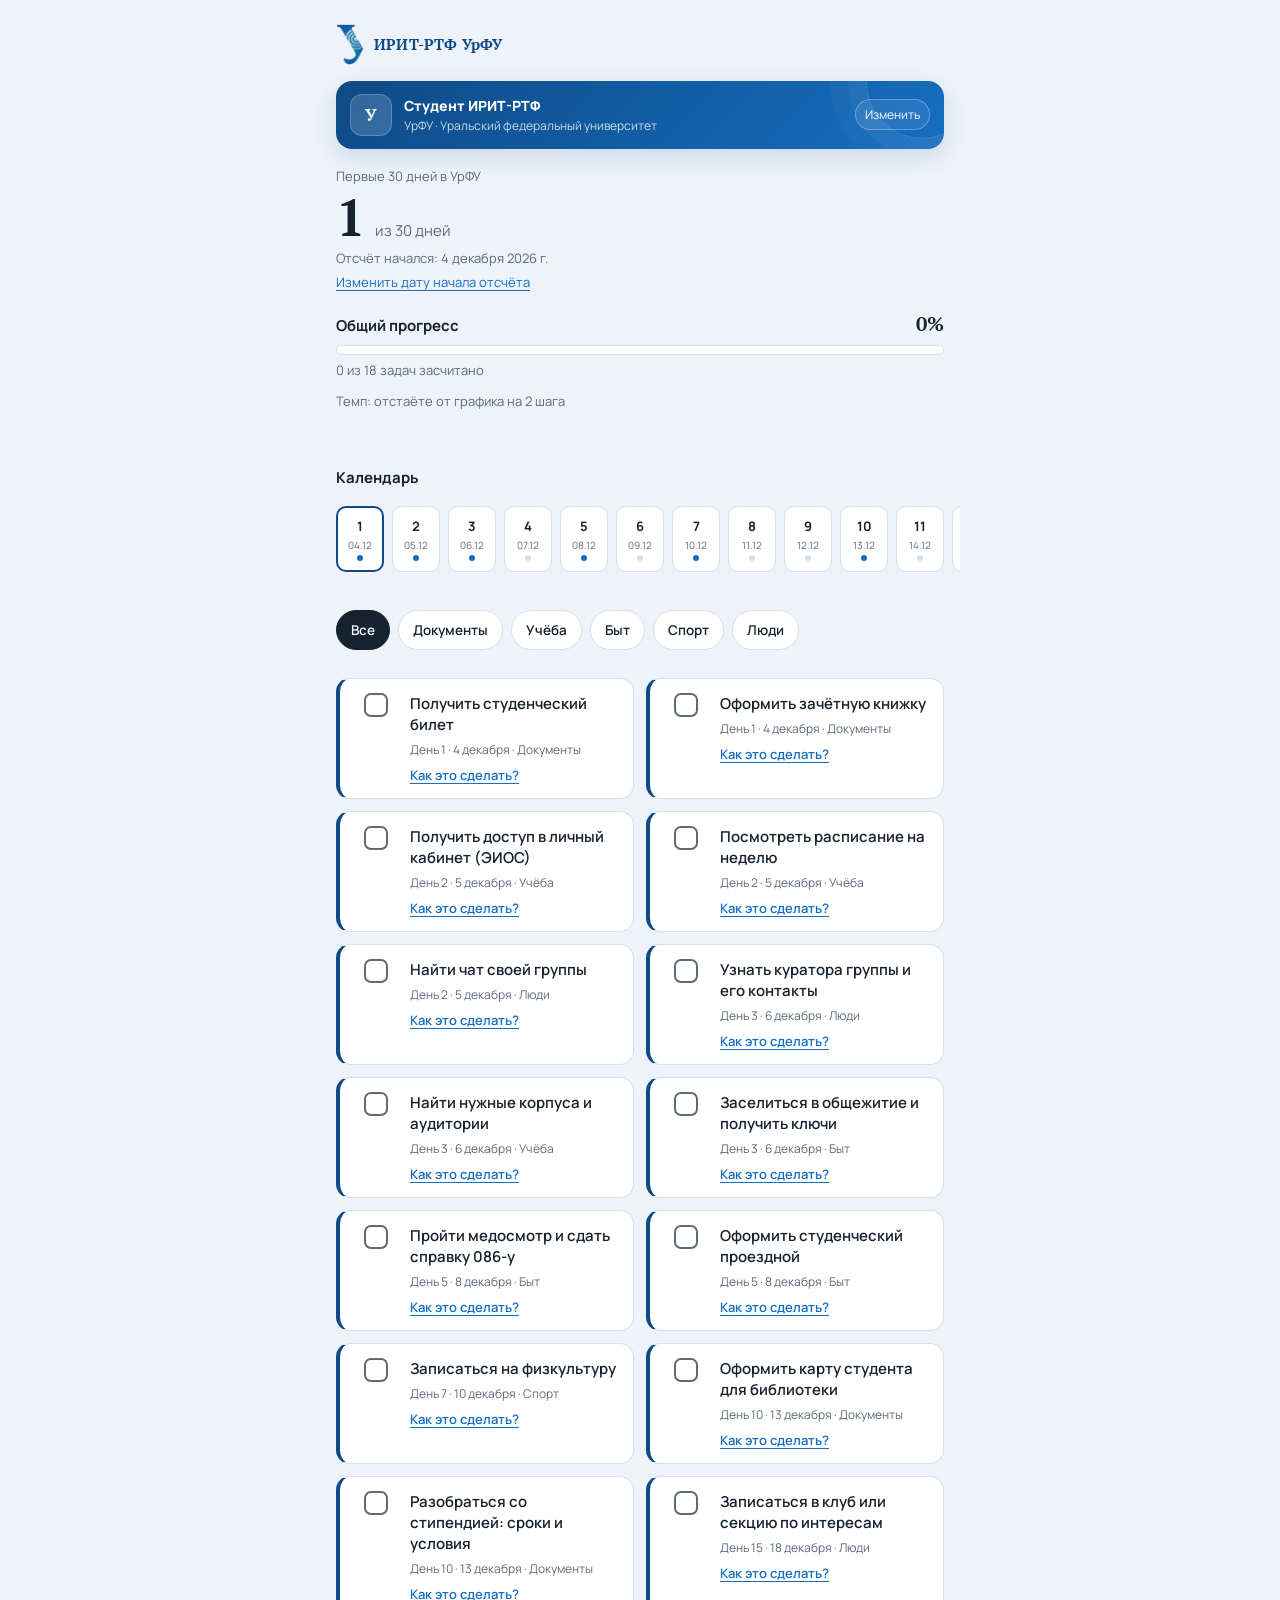
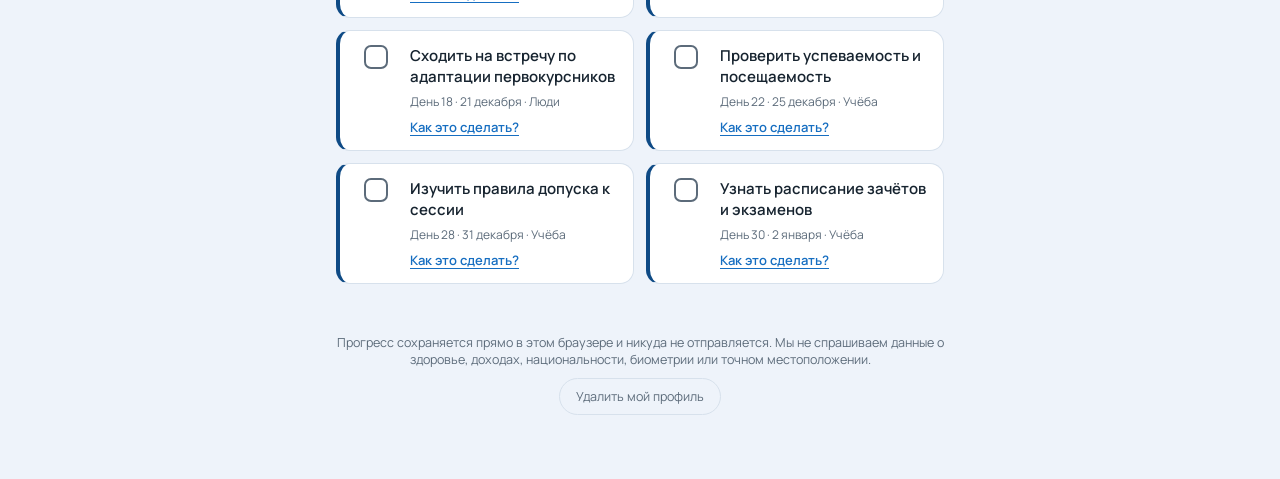
<file: трекер.html>
<!DOCTYPE html>
<html lang="ru">
<head>
<meta charset="UTF-8">
<meta name="viewport" content="width=device-width, initial-scale=1.0, maximum-scale=1.0, viewport-fit=cover">
<meta name="theme-color" content="#EEF3FA">
<meta name="apple-mobile-web-app-capable" content="yes">
<meta name="apple-mobile-web-app-status-bar-style" content="default">
<meta name="format-detection" content="telephone=no">
<title>Первые 30 дней — трекер первокурсника ИРИТ-РТФ УрФУ</title>
<link rel="icon" type="image/png" href="[data-uri]">
<link rel="preconnect" href="https://fonts.googleapis.com">
<link href="https://fonts.googleapis.com/css2?family=PT+Serif:wght@400;700&family=Manrope:wght@400;500;600;700;800&display=swap" rel="stylesheet">
<style>
  :root{
    --paper:#EEF3FA;
    --card:#FFFFFF;
    --ink:#16232F;
    --ink-soft:#5C6B7A;
    --blue:#166EC1;
    --blue-dark:#0E4A85;
    --blue-soft:#E3EEFB;
    --gold:#C99A2E;
    --green:#3F8361;
    --green-soft:#E4F0E9;
    --line:#D7E1EC;
    --radius:14px;
  }
  *{box-sizing:border-box;-webkit-tap-highlight-color:transparent;}
  html{-webkit-text-size-adjust:100%;}
  html,body{margin:0;padding:0;overscroll-behavior-y:contain;}
  body{
    background:var(--paper);
    color:var(--ink);
    font-family:'Manrope',sans-serif;
    -webkit-font-smoothing:antialiased;
    touch-action:manipulation;
    padding-bottom:calc(48px + env(safe-area-inset-bottom));
    min-height:100vh;
    min-height:100dvh;
  }
  h1,h2,.serif{font-family:'PT Serif',serif;}
  .wrap{
    max-width:640px;margin:0 auto;
    padding:calc(16px + env(safe-area-inset-top)) 16px 0;
  }

  /* ---------- header ---------- */
  header.hero{padding:8px 0 18px;}
  .brand-row{display:flex;align-items:center;gap:10px;margin:0 0 16px;}
  .brand-logo{width:28px;height:auto;flex:0 0 auto;}
  .brand-text{font-family:'PT Serif',serif;font-weight:700;font-size:15px;color:var(--blue-dark);letter-spacing:.2px;}
  .eyebrow{font-size:13px;color:var(--ink-soft);margin:0 0 6px;}
  .day-count{display:flex;align-items:baseline;gap:10px;flex-wrap:wrap;}
  .day-count .num{font-size:clamp(38px,11vw,48px);line-height:1;font-weight:700;}
  .day-count .of{font-size:15px;color:var(--ink-soft);}
  .start-date-btn{
    background:none;border:none;color:var(--blue);font:inherit;font-size:13px;
    padding:0;margin-top:6px;cursor:pointer;text-decoration:underline;text-underline-offset:3px;
  }

  .progress-row{margin-top:18px;}
  .progress-row .pct{font-family:'PT Serif',serif;font-size:20px;font-weight:700;}
  .progress-track{
    height:10px;background:var(--card);border:1px solid var(--line);border-radius:999px;
    overflow:hidden;margin-top:8px;
  }
  .progress-fill{
    height:100%;background:var(--blue-dark);border-radius:999px;
    transition:width .5s ease;
  }
  .progress-caption{font-size:13px;color:var(--ink-soft);margin-top:6px;}

  /* ---------- day strip ---------- */
  .day-strip-section{margin-top:26px;}
  .section-label{font-size:15px;font-weight:700;margin:0 0 10px;}
  .day-strip{
    display:flex;gap:8px;overflow-x:auto;overflow-y:visible;padding:8px 16px 14px;
    margin:0 -16px;
    scroll-padding-left:16px;
    -webkit-overflow-scrolling:touch;
    scrollbar-width:thin;
    scrollbar-color:var(--line) transparent;
  }
  .day-strip::-webkit-scrollbar{height:6px;}
  .day-strip::-webkit-scrollbar-track{background:transparent;}
  .day-strip::-webkit-scrollbar-thumb{background:var(--line);border-radius:999px;}
  .day-strip::-webkit-scrollbar-thumb:hover{background:var(--ink-soft);}
  .day-dot{
    flex:0 0 auto;scroll-snap-align:start;
    width:48px;height:66px;border-radius:10px;
    background:var(--card);border:1px solid var(--line);
    display:flex;flex-direction:column;align-items:center;justify-content:center;
    cursor:pointer;font-size:13px;color:var(--ink-soft);gap:3px;
    transition:transform .15s ease, border-color .15s ease;
  }
  .day-dot:active{transform:scale(0.94);}
  .day-dot .n{font-weight:700;color:var(--ink);}
  .day-dot .d{font-size:10px;color:var(--ink-soft);white-space:nowrap;}
  .day-dot .mark{width:6px;height:6px;border-radius:50%;background:var(--line);}
  .day-dot.has-tasks .mark{background:var(--blue);}
  .day-dot.done .mark{background:var(--green);}
  .day-dot.done{background:var(--green-soft);border-color:var(--green);}
  .day-dot.partial .mark{background:var(--gold);}
  .day-dot.partial{border-color:var(--gold);}
  .day-dot.today{border-color:var(--blue-dark);border-width:2px;}
  .day-dot.selected{border-color:var(--blue);box-shadow:0 0 0 2px var(--blue-soft) inset;}

  .day-filter-chip{
    display:inline-flex;align-items:center;gap:6px;margin-top:8px;
    background:var(--blue-soft);color:var(--blue);border:none;border-radius:999px;
    padding:6px 12px;font-size:13px;font-family:inherit;font-weight:600;cursor:pointer;
  }

  /* ---------- category filters ---------- */
  .cat-row{
    display:flex;gap:8px;overflow-x:auto;padding:2px 16px 10px;margin:22px -16px 0;
    -webkit-overflow-scrolling:touch;
    scrollbar-width:thin;
    scrollbar-color:var(--line) transparent;
  }
  .cat-row::-webkit-scrollbar{height:6px;}
  .cat-row::-webkit-scrollbar-track{background:transparent;}
  .cat-row::-webkit-scrollbar-thumb{background:var(--line);border-radius:999px;}
  .cat-row::-webkit-scrollbar-thumb:hover{background:var(--ink-soft);}
  .cat-chip{
    flex:0 0 auto;border:1px solid var(--line);background:var(--card);color:var(--ink);
    border-radius:999px;padding:10px 14px;font-size:13.5px;font-family:inherit;font-weight:600;
    cursor:pointer;min-height:40px;
  }
  .cat-chip.active{background:var(--ink);color:var(--paper);border-color:var(--ink);}

  /* ---------- task list ---------- */
  .task-list{margin-top:18px;display:flex;flex-direction:column;gap:10px;}
  .task-card{
    background:var(--card);border:1px solid var(--line);border-radius:var(--radius);
    padding:14px;display:flex;gap:12px;align-items:flex-start;
    border-left:4px solid var(--cat-color, var(--blue));
  }
  .task-card.done{background:var(--green-soft);}
  .checkbox-hit{
    flex:0 0 auto;width:44px;height:44px;margin:-10px 0;
    display:flex;align-items:center;justify-content:center;cursor:pointer;
  }
  .checkbox{
    width:24px;height:24px;border-radius:7px;border:2px solid var(--ink-soft);
    display:flex;align-items:center;justify-content:center;background:var(--card);
    transition:transform .12s ease;
  }
  .checkbox.checked{background:var(--green);border-color:var(--green);}
  .checkbox.blocked{background:var(--gold);border-color:var(--gold);}
  .checkbox-hit:active .checkbox{transform:scale(0.88);}
  .checkbox svg{width:14px;height:14px;display:none;}
  .checkbox.checked svg{display:block;}
  .checkbox.blocked .bang{display:block;font-family:inherit;font-weight:800;font-size:14px;color:#fff;line-height:1;}
  .checkbox .bang{display:none;}
  .task-card.blocked{background:#FBF3E3;}
  .task-body{flex:1;min-width:0;}
  .task-title{font-size:15px;font-weight:600;line-height:1.4;}
  .task-title.done{text-decoration:line-through;color:var(--ink-soft);}
  .task-meta{display:flex;gap:8px;margin-top:6px;flex-wrap:wrap;align-items:center;}
  .task-tag{font-size:12px;color:var(--ink-soft);}
  .task-note{font-size:12.5px;margin-top:6px;padding:6px 9px;border-radius:8px;line-height:1.4;}
  .task-note.artifact{background:var(--green-soft);color:#2C5F44;}
  .task-note.reason{background:#F5E8C9;color:#7A5B12;}
  .guide-link{
    font-size:13px;color:var(--blue);background:none;border:none;font-family:inherit;
    font-weight:600;cursor:pointer;padding:10px 0;margin:-10px 0;
    text-decoration:underline;text-underline-offset:3px;
  }
  .empty-state{
    text-align:center;color:var(--ink-soft);padding:36px 16px;font-size:14px;
  }

  /* ---------- footer ---------- */
  .footer{
    max-width:640px;margin:34px auto 0;text-align:center;
    padding:16px 16px calc(16px + env(safe-area-inset-bottom));
  }
  .footer p{font-size:12.5px;color:var(--ink-soft);margin:0 0 10px;}
  .reset-btn{
    font-size:12.5px;color:var(--ink-soft);background:none;border:1px solid var(--line);
    border-radius:999px;padding:9px 16px;cursor:pointer;font-family:inherit;min-height:36px;
  }

  /* ---------- modal (guide) ---------- */
  .overlay{
    position:fixed;inset:0;background:rgba(22,35,47,0.45);
    display:none;align-items:flex-end;justify-content:center;z-index:20;
  }
  .overlay.open{display:flex;}
  .sheet{
    background:var(--paper);width:100%;max-width:640px;border-radius:20px 20px 0 0;
    padding:22px 20px calc(26px + env(safe-area-inset-bottom));
    max-height:85vh;max-height:85dvh;overflow-y:auto;-webkit-overflow-scrolling:touch;
    transform:translateY(100%);transition:transform .28s ease;
  }
  .overlay.open .sheet{transform:translateY(0);}
  .sheet-handle{width:36px;height:4px;background:var(--line);border-radius:99px;margin:0 auto 16px;}
  .sheet h2{font-size:19px;margin:0 0 4px;}
  .sheet .sheet-cat{font-size:13px;color:var(--ink-soft);margin-bottom:16px;}
  .sheet ol{padding-left:20px;margin:0;}
  .sheet ol li{margin-bottom:10px;font-size:14.5px;line-height:1.5;}
  .sheet-close{
    margin-top:18px;width:100%;min-height:48px;padding:12px;border-radius:10px;border:none;
    background:var(--blue-dark);color:#fff;font-family:inherit;font-weight:700;font-size:14px;cursor:pointer;
  }

  /* ---------- modal (mark status: done / blocked) ---------- */
  .status-mode-row{display:flex;gap:8px;margin:14px 0 4px;}
  .status-mode-btn{
    flex:1;border:1px solid var(--line);background:var(--card);color:var(--ink-soft);
    border-radius:10px;padding:10px 8px;font-family:inherit;font-weight:700;font-size:13px;cursor:pointer;
  }
  .status-mode-btn.active-done{background:var(--green-soft);border-color:var(--green);color:#2C5F44;}
  .status-mode-btn.active-blocked{background:#F5E8C9;border-color:var(--gold);color:#7A5B12;}
  .status-field-label{font-size:13px;color:var(--ink-soft);margin:14px 0 6px;}
  .status-textarea{
    width:100%;min-height:78px;border:1px solid var(--line);border-radius:10px;padding:10px 12px;
    font-family:inherit;font-size:14px;color:var(--ink);resize:vertical;background:var(--card);
  }
  .status-hint{font-size:12px;color:var(--ink-soft);margin-top:6px;}
  .status-submit{
    margin-top:16px;width:100%;min-height:48px;padding:12px;border-radius:10px;border:none;
    font-family:inherit;font-weight:700;font-size:14px;cursor:pointer;color:#fff;
  }
  .status-submit.done-submit{background:var(--green);}
  .status-submit.blocked-submit{background:var(--gold);}
  .status-submit:disabled{opacity:.45;cursor:not-allowed;}
  .status-clear-btn{
    margin-top:10px;width:100%;min-height:40px;padding:10px;border-radius:10px;
    border:1px solid var(--line);background:none;color:var(--ink-soft);font-family:inherit;
    font-size:13px;cursor:pointer;
  }

  /* ---------- «не могу» vs «не делаю» ---------- */
  .reason-type-row{display:flex;gap:8px;margin:10px 0 2px;}
  .reason-type-btn{
    flex:1;border:1px solid var(--line);background:var(--card);color:var(--ink-soft);
    border-radius:10px;padding:9px 8px;font-family:inherit;font-weight:600;font-size:12.5px;
    line-height:1.3;cursor:pointer;
  }
  .reason-type-btn.active{background:var(--blue-soft);border-color:var(--blue);color:var(--blue-dark);}
  .why-note{font-size:11.5px;color:var(--ink-soft);margin:4px 0 0;line-height:1.4;}

  /* ---------- было/стало ---------- */
  .compare-overlay{
    position:fixed;inset:0;background:rgba(22,35,47,0.45);
    display:none;align-items:center;justify-content:center;z-index:30;padding:16px;
  }
  .compare-overlay.open{display:flex;}
  .compare-card{
    background:var(--card);border-radius:16px;padding:20px;max-width:420px;width:100%;
    box-shadow:0 10px 30px rgba(0,0,0,.2);
  }
  .compare-card h3{margin:0 0 14px;font-size:17px;}
  .compare-row{display:flex;align-items:center;gap:10px;margin-bottom:10px;}
  .compare-box{flex:1;border:1px solid var(--line);border-radius:10px;padding:10px;text-align:center;}
  .compare-box .lbl{font-size:11px;color:var(--ink-soft);text-transform:uppercase;letter-spacing:.03em;}
  .compare-box .val{font-family:'PT Serif',serif;font-size:22px;font-weight:700;margin-top:2px;}
  .compare-arrow{font-size:18px;color:var(--ink-soft);}
  .compare-note{font-size:13px;color:var(--ink-soft);margin:6px 0 0;line-height:1.45;}
  .compare-explain{
    width:100%;min-height:60px;margin-top:12px;border:1px solid var(--line);border-radius:10px;
    padding:9px 10px;font-family:inherit;font-size:13.5px;color:var(--ink);resize:vertical;background:var(--paper);
  }

  .profile-row{position:relative;display:flex;align-items:center;gap:12px;margin:0 0 18px;padding:13px 14px;background:linear-gradient(135deg,#0E4A85 0%,#166EC1 100%);border:0;border-radius:16px;cursor:pointer;overflow:hidden;box-shadow:0 8px 22px rgba(14,74,133,.16);}
  .profile-row::after{content:"";position:absolute;width:110px;height:110px;right:-34px;top:-54px;border:1px solid rgba(255,255,255,.16);border-radius:50%;box-shadow:0 0 0 18px rgba(255,255,255,.04),0 0 0 36px rgba(255,255,255,.025);pointer-events:none;}
  
  .profile-avatar.has-photo{
    background-size:cover !important;
    background-position:center !important;
    background-repeat:no-repeat !important;
    color:transparent !important;
    border-color:rgba(255,255,255,.22);
  }

  .profile-avatar{position:relative;z-index:1;width:42px;height:42px;border-radius:12px;background:rgba(255,255,255,.16);color:#fff;border:1px solid rgba(255,255,255,.22);display:flex;align-items:center;justify-content:center;font-family:'PT Serif',serif;font-weight:700;font-size:17px;flex:0 0 auto;}
  .profile-info{position:relative;z-index:1;flex:1;min-width:0;}
  .profile-name{font-size:14px;font-weight:800;color:#fff;white-space:nowrap;overflow:hidden;text-overflow:ellipsis;}
  .profile-sub{font-size:12px;color:rgba(255,255,255,.78);white-space:nowrap;overflow:hidden;text-overflow:ellipsis;margin-top:2px;}
  .profile-edit-hint{position:relative;z-index:1;font-size:12px;color:#fff;flex:0 0 auto;border:1px solid rgba(255,255,255,.28);border-radius:999px;padding:6px 9px;background:rgba(255,255,255,.08);}
  .profile-field-label{font-size:13px;color:var(--ink-soft);margin:14px 0 6px;}
  .profile-field-label:first-of-type{margin-top:4px;}
  .profile-input{
    width:100%;min-height:44px;border:1px solid var(--line);border-radius:10px;padding:9px 12px;
    font-family:inherit;font-size:14.5px;color:var(--ink);background:var(--card);
  }
  .profile-select{
    width:100%;min-height:44px;border:1px solid var(--line);border-radius:10px;padding:9px 12px;
    font-family:inherit;font-size:14.5px;color:var(--ink);background:var(--card);cursor:pointer;
  }
  .profile-save-btn{
    margin-top:18px;width:100%;min-height:48px;padding:12px;border-radius:10px;border:none;
    background:var(--blue-dark);color:#fff;font-family:inherit;font-weight:700;font-size:14px;cursor:pointer;
  }

  @media (min-width:680px){
    .task-list{display:grid;grid-template-columns:1fr 1fr;gap:12px;}
    .day-count .num{font-size:52px;}
  }
  @media (prefers-reduced-motion:reduce){
    *{transition:none !important;}
  }

  /* ---------- redesigned student cabinet ---------- */
  .profile-overlay{
    align-items:center;
    justify-content:center;
    padding:24px;
  }
  .profile-overlay .profile-sheet{
    width:min(980px, 100%);
    max-width:980px;
    max-height:min(88vh, 820px);
    overflow:auto;
    background:#fff;
    border-radius:2px;
    padding:34px 42px 38px;
    box-shadow:0 18px 60px rgba(20,45,70,.22);
    transform:translateY(0);
  }
  .profile-overlay.open .profile-sheet{transform:translateY(0);}
  .profile-title{
    margin:0;
    font-family:'Manrope',sans-serif;
    font-size:28px;
    line-height:1.2;
    font-weight:700;
    color:#20252B;
  }
  .profile-title-line{
    width:72px;
    height:3px;
    background:#2D9BD7;
    margin:16px 0 30px;
  }
  .profile-table{
    width:100%;
    border-collapse:collapse;
    table-layout:fixed;
    font-size:15px;
  }
  .profile-table tr:nth-child(odd) .profile-value{background:#F0F8FC;}
  .profile-table tr:nth-child(even) .profile-value{background:#fff;}
  .profile-label{
    width:34%;
    padding:16px 18px;
    background:#58A9D5;
    color:#fff;
    font-weight:700;
    border-bottom:1px solid rgba(255,255,255,.5);
    vertical-align:middle;
  }
  .profile-value{
    padding:7px 18px;
    color:#444B52;
    border-bottom:1px solid #E8EEF2;
    vertical-align:middle;
  }
  .profile-input,
  .profile-select{
    width:100%;
    min-height:42px;
    box-sizing:border-box;
    padding:8px 10px;
    border:1px solid #D9E4EA;
    border-radius:4px;
    background:#fff;
    color:#444B52;
    font-size:15px;
    font-family:inherit;
  }
  .profile-input:focus,
  .profile-select:focus{
    outline:none;
    border-color:#58A9D5;
    box-shadow:0 0 0 2px rgba(88,169,213,.14);
  }
  .profile-actions{
    display:flex;
    gap:12px;
    margin-top:26px;
    justify-content:flex-end;
  }
  .profile-save-btn.profile-save-wide{
    width:auto;
    min-width:190px;
    margin-top:0;
    border-radius:4px;
    background:#1768A8;
  }
  .profile-cancel-wide{
    width:auto !important;
    min-width:140px;
    margin-top:0 !important;
    border-radius:4px !important;
    background:#fff !important;
  }
  @media (max-width:760px){
    .profile-overlay{padding:10px;}
    .profile-overlay .profile-sheet{
      width:100%;
      max-height:94vh;
      padding:22px 16px 24px;
      border-radius:10px;
    }
    .profile-title{font-size:23px;}
    .profile-title-line{margin-bottom:20px;}
    .profile-table{font-size:13px;}
    .profile-label{width:40%;padding:12px 10px;}
    .profile-value{padding:7px 10px;}
    .profile-input,.profile-select{font-size:13px;}
    .profile-actions{flex-direction:column;}
    .profile-save-btn.profile-save-wide,
    .profile-cancel-wide{width:100% !important;}
  }

  /* ---------- personal cabinet: screenshot-inspired layout ---------- */
  .profile-overlay{
    display:none;
    align-items:flex-start;
    justify-content:center;
    padding:18px 12px 28px;
    overflow:auto;
  }
  .profile-overlay.open{display:flex;}

  .profile-cabinet{
    width:min(100%, 620px);
    margin:0 auto;
    background:#F3F6FA;
    border-radius:20px;
    padding:18px 14px 28px;
    box-shadow:0 18px 55px rgba(20,45,70,.22);
    color:var(--ink);
  }

  .profile-cabinet-head{
    display:flex;
    align-items:center;
    gap:12px;
    padding:6px 4px 16px;
  }
  .profile-cabinet-avatar{
    width:52px;
    height:52px;
    flex:0 0 52px;
    border-radius:15px;
    display:flex;
    align-items:center;
    justify-content:center;
    background:linear-gradient(135deg,#2498DB,#1677C4);
    color:#fff;
    font-size:22px;
    font-weight:800;
  }
  .profile-cabinet-identity{
    min-width:0;
    flex:1;
  }
  .profile-cabinet-name{
    font-size:18px;
    font-weight:800;
    line-height:1.2;
    white-space:nowrap;
    overflow:hidden;
    text-overflow:ellipsis;
  }
  .profile-cabinet-sub{
    margin-top:4px;
    color:var(--ink-soft);
    font-size:12.5px;
  }
  .profile-cabinet-close{
    width:38px;
    height:38px;
    border:0;
    border-radius:11px;
    background:#E8EEF5;
    color:#627285;
    font-size:25px;
    line-height:1;
    cursor:pointer;
  }

  .profile-stats{
    display:grid;
    grid-template-columns:1fr 1fr;
    gap:12px;
    margin-bottom:16px;
  }
  .profile-stat{
    min-height:94px;
    background:#fff;
    border:1px solid #E7ECF2;
    border-radius:16px;
    display:flex;
    flex-direction:column;
    align-items:center;
    justify-content:center;
    box-shadow:0 4px 14px rgba(24,47,72,.06);
  }
  .profile-stat strong{
    font-family:'PT Serif',serif;
    font-size:30px;
    line-height:1;
  }
  .profile-stat span{
    margin-top:7px;
    font-size:12px;
    color:var(--ink-soft);
  }

  .profile-info-card,
  .profile-settings-card{
    background:#fff;
    border:1px solid #E7ECF2;
    border-radius:18px;
    box-shadow:0 5px 18px rgba(24,47,72,.07);
  }
  .profile-info-card{
    padding:20px 18px 19px;
    margin-bottom:16px;
  }
  .profile-card-kicker{
    color:var(--blue);
    font-size:12px;
    font-weight:800;
    margin-bottom:7px;
  }
  .profile-info-card h3{
    margin:0 0 10px;
    font-size:18px;
  }
  .profile-info-card p{
    margin:4px 0 0;
    color:var(--ink-soft);
    font-size:13px;
    line-height:1.45;
  }

  .profile-settings-card{
    padding:20px 18px 18px;
  }
  .profile-settings-card h3{
    margin:0 0 18px;
    font-size:20px;
  }
  .profile-form-label{
    display:block;
    margin:13px 0 7px;
    color:var(--ink-soft);
    font-size:12px;
    font-weight:700;
  }
  .profile-form-label:first-of-type{margin-top:0;}
  .profile-modern-input{
    display:block;
    width:100%;
    min-height:46px;
    box-sizing:border-box;
    border:1px solid #E0E7EF;
    border-radius:11px;
    background:#FAFCFE;
    color:var(--ink);
    padding:11px 13px;
    font:inherit;
    font-size:14px;
  }
  .profile-modern-input:focus{
    outline:none;
    border-color:#63A9DC;
    background:#fff;
    box-shadow:0 0 0 3px rgba(22,110,193,.10);
  }
  .profile-modern-save{
    width:100%;
    min-height:48px;
    margin-top:18px;
    border:0;
    border-radius:11px;
    background:#246BE8;
    color:#fff;
    font:inherit;
    font-size:14px;
    font-weight:800;
    cursor:pointer;
    box-shadow:0 5px 13px rgba(36,107,232,.18);
  }
  .profile-modern-save:active{transform:scale(.99);}

  @media (max-width:480px){
    .profile-overlay{padding:8px 8px 18px;}
    .profile-cabinet{border-radius:16px;padding:14px 10px 22px;}
    .profile-stats{gap:9px;}
    .profile-stat{min-height:82px;}
    .profile-stat strong{font-size:26px;}
    .profile-info-card,.profile-settings-card{border-radius:15px;padding:17px 14px;}

  }


  /* Avatar upload */
  .profile-avatar-wrap{
    flex:0 0 auto;
    display:flex;
    flex-direction:column;
    align-items:center;
    gap:3px;
  }
  .profile-avatar-change{
    border:0;
    background:transparent;
    color:#246BE8;
    font-size:10px;
    font-weight:700;
    padding:2px 4px;
    cursor:pointer;
  }
  .profile-cabinet-avatar.has-photo{
    background-size:cover;
    background-position:center;
    background-repeat:no-repeat;
    color:transparent;
  }


  /* ---------- final profile cabinet layout fix ---------- */
  .profile-overlay{
    position:fixed !important;
    inset:0 !important;
    width:100% !important;
    height:100% !important;
    box-sizing:border-box !important;
    display:none !important;
    align-items:center !important;
    justify-content:center !important;
    padding:18px !important;
    overflow:auto !important;
  }
  .profile-overlay.open{
    display:flex !important;
  }
  .profile-overlay .profile-cabinet{
    box-sizing:border-box !important;
    width:min(680px, calc(100vw - 36px)) !important;
    max-width:680px !important;
    min-width:0 !important;
    max-height:calc(100vh - 36px) !important;
    max-height:calc(100dvh - 36px) !important;
    margin:0 auto !important;
    overflow-y:auto !important;
    overflow-x:hidden !important;
    flex:0 1 680px !important;
  }
  .profile-overlay .profile-settings-card{
    box-sizing:border-box !important;
    width:100% !important;
  }
  .profile-overlay .profile-modern-input{
    box-sizing:border-box !important;
    width:100% !important;
  }
  @media (max-width:700px){
    .profile-overlay{
      align-items:flex-end !important;
      padding:0 !important;
    }
    .profile-overlay .profile-cabinet{
      width:100% !important;
      max-width:none !important;
      max-height:94vh !important;
      max-height:94dvh !important;
      border-radius:20px 20px 0 0 !important;
      flex-basis:100% !important;
    }
  }

</style>
</head>
<body>

<div class="wrap">
  <header class="hero">
    <div class="brand-row">
      <img class="brand-logo" src="[data-uri]" alt="Логотип ИРИТ-РТФ УрФУ">
      <span class="brand-text">ИРИТ-РТФ УрФУ</span>
    </div>
    <div class="profile-row" id="profileRow">
      <div class="profile-avatar" id="profileAvatar">У</div>
      <div class="profile-info">
        <div class="profile-name" id="profileName">Студент ИРИТ-РТФ</div>
        <div class="profile-sub" id="profileSub">УрФУ · Уральский федеральный университет</div>
      </div>
      <div class="profile-edit-hint">Изменить</div>
    </div>
    <p class="eyebrow">Первые 30 дней в УрФУ</p>
    <div class="day-count">
      <span class="num serif" id="dayNum">1</span>
      <span class="of">из 30 дней</span>
    </div>
    <p class="progress-caption" id="startDateCaption" style="margin:6px 0 0;"></p>
    <button class="start-date-btn" id="startDateBtn">Изменить дату начала отсчёта</button>

    <div class="progress-row">
      <div style="display:flex;justify-content:space-between;align-items:baseline;">
        <span class="section-label" style="margin:0;">Общий прогресс</span>
        <span class="pct serif" id="pctLabel">0%</span>
      </div>
      <div class="progress-track"><div class="progress-fill" id="progressFill" style="width:0%"></div></div>
      <p class="progress-caption" id="progressCaption">0 из 0 задач выполнено</p>
      <p class="progress-caption" id="paceCaption" style="margin-top:2px;"></p>
    </div>
  </header>

  <section class="day-strip-section">
    <p class="section-label">Календарь</p>
    <div class="day-strip" id="dayStrip"></div>
    <div id="dayFilterWrap"></div>
  </section>

  <section>
    <div class="cat-row" id="catRow"></div>
    <div class="task-list" id="taskList"></div>
  </section>
</div>

<div class="footer">
  <p>Прогресс сохраняется прямо в этом браузере и никуда не отправляется. Мы не спрашиваем данные о здоровье, доходах, национальности, биометрии или точном местоположении.</p>
  <button class="reset-btn" id="resetBtn">Удалить мой профиль</button>
</div>

<div class="overlay" id="overlay">
  <div class="sheet">
    <div class="sheet-handle"></div>
    <p class="sheet-cat" id="sheetCat">Категория</p>
    <h2 class="serif" id="sheetTitle">Название задачи</h2>
    <ol id="sheetSteps"></ol>
    <button class="sheet-close" id="sheetClose">Понятно</button>
  </div>
</div>

<div class="overlay" id="startOverlay">
  <div class="sheet">
    <div class="sheet-handle"></div>
    <p class="sheet-cat" id="startSheetCat">Календарь</p>
    <h2 class="serif" id="startSheetTitle">День 1</h2>
    <p id="startSheetText" style="font-size:14.5px;line-height:1.5;color:var(--ink-soft);margin:0 0 4px;"></p>
    <button class="sheet-close" id="startSheetGo" style="margin-top:18px;">Приступить к работе</button>
    <button class="reset-btn" id="startSheetCancel" style="width:100%;margin-top:10px;">Не сейчас</button>
  </div>
</div>

<div class="overlay" id="statusOverlay">
  <div class="sheet">
    <div class="sheet-handle"></div>
    <p class="sheet-cat" id="statusSheetCat">Задача</p>
    <h2 class="serif" id="statusSheetTitle">Название задачи</h2>

    <div class="status-mode-row">
      <button class="status-mode-btn" id="modeDoneBtn" type="button">✓ Выполнено</button>
      <button class="status-mode-btn" id="modeBlockedBtn" type="button">✕ Не получается</button>
    </div>

    <div id="doneFields" style="display:none;">
      <p class="status-field-label">Чем подтверждается выполнение?</p>
      <textarea class="status-textarea" id="artifactInput" placeholder="Например: фото билета, номер заявления, ссылка на письмо, короткое описание сделанного..."></textarea>
      <p class="status-hint">Шаг засчитается в прогресс только после того, как здесь что-то указано.</p>
      <button class="status-submit done-submit" id="submitDoneBtn" disabled>Отметить выполненным</button>
    </div>

    <div id="blockedFields" style="display:none;">
      <p class="status-field-label">Почему шаг не сделан?</p>
      <div class="reason-type-row">
        <button type="button" class="reason-type-btn" id="reasonExternalBtn">Не могу — мешает внешняя причина</button>
        <button type="button" class="reason-type-btn" id="reasonInternalBtn">Не делаю — пока не приступал(а)</button>
      </div>
      <p class="why-note" id="reasonTypeHint"></p>
      <textarea class="status-textarea" id="reasonInput" placeholder="Например: не приняли документы, нет справки, нужна помощь куратора..." style="margin-top:10px;"></textarea>
      <p class="status-hint">Это не засчитается как прогресс — но мы подскажем, что делать дальше. Текст остаётся только в этом браузере.</p>
      <button class="status-submit blocked-submit" id="submitBlockedBtn" disabled>Отметить «не получается»</button>
    </div>

    <button class="status-clear-btn" id="statusClearBtn" style="display:none;">Сбросить отметку</button>
    <button class="reset-btn" id="statusCancelBtn" style="width:100%;margin-top:10px;">Отмена</button>
  </div>
</div>

<div class="compare-overlay" id="compareOverlay">
  <div class="compare-card">
    <h3 class="serif">Было → стало</h3>
    <div class="compare-row">
      <div class="compare-box">
        <div class="lbl">Было</div>
        <div class="val" id="compareBefore">0%</div>
      </div>
      <span class="compare-arrow">→</span>
      <div class="compare-box">
        <div class="lbl">Стало</div>
        <div class="val" id="compareAfter">0%</div>
      </div>
    </div>
    <p class="compare-note" id="compareNote"></p>
    <textarea class="compare-explain" id="compareExplain" placeholder="Своими словами: что изменилось и почему?"></textarea>
    <button class="sheet-close" id="compareCloseBtn" style="margin-top:12px;">Понятно</button>
  </div>
</div>

<div class="overlay profile-overlay" id="profileOverlay">
  <div class="profile-cabinet">
    <div class="profile-cabinet-head">
      <div class="profile-avatar-wrap">
        <div class="profile-cabinet-avatar" id="profileCabinetAvatar">А</div>
        <button class="profile-avatar-change" id="profileAvatarChangeBtn" type="button">Изменить аватарку</button>
        <input id="profileAvatarInput" type="file" accept="image/*" hidden>
      </div>
      <div class="profile-cabinet-identity">
        <div class="profile-cabinet-name" id="profileCabinetName">Студент ИРИТ-РТФ</div>
        <div class="profile-cabinet-sub" id="profileCabinetSub">ИРИТ-РТФ УрФУ</div>
      </div>
      <button class="profile-cabinet-close" id="profileCancelBtn" type="button">×</button>
    </div>
<section class="profile-info-card">
      <div class="profile-card-kicker">Мой институт</div>
      <h3>ИРИТ-РТФ УрФУ</h3>
      <p id="profileInfoGroup">Учебная группа не указана</p>
      <p id="profileInfoDirection">Направление подготовки не указано</p>
    </section>

    <section class="profile-settings-card">
      <h3>Настройки профиля</h3>

      <label class="profile-form-label" for="profileNameInput">Имя</label>
      <input class="profile-modern-input" id="profileNameInput" type="text"
             placeholder="Фамилия Имя Отчество">

      <label class="profile-form-label" for="profileGenderInput">Пол</label>
      <select class="profile-modern-input" id="profileGenderInput">
        <option value="">Не указан</option>
        <option value="male">Мужской</option>
        <option value="female">Женский</option>
      </select>

      <label class="profile-form-label" for="profileGroupInput">Учебная группа</label>
      <input class="profile-modern-input" id="profileGroupInput" type="text"
             placeholder="Например: РТФ-101">

      <label class="profile-form-label" for="profileEducationInput">Уровень образования</label>
      <select class="profile-modern-input" id="profileEducationInput">
        <option value="">Выберите уровень образования</option>
        <option value="Бакалавриат">Бакалавриат</option>
        <option value="Базовое высшее">Базовое высшее</option>
        <option value="Специалитет">Специалитет</option>
        <option value="Магистратура">Магистратура</option>
      </select>

      <label class="profile-form-label" for="profileDirInput">Направление подготовки</label>
      <input class="profile-modern-input" id="profileDirInput" type="text"
             placeholder="Например: Информационные технологии">

      <label class="profile-form-label" for="profileStudyFormInput">Форма обучения</label>
      <select class="profile-modern-input" id="profileStudyFormInput">
        <option value="">Выберите форму обучения</option>
        <option value="Очная">Очная</option>
        <option value="Очно-заочная">Очно-заочная</option>
        <option value="Заочная">Заочная</option>
      </select>

      <label class="profile-form-label" for="profileEmailInput">E-Mail</label>
      <input class="profile-modern-input" id="profileEmailInput" type="email"
             placeholder="Например: student@example.com">
<button class="profile-modern-save" id="profileSaveBtn" type="button">Сохранить</button>
    </section>
  </div>
</div>

<script>
(function(){
  "use strict";

  var CATEGORIES = {
    docs:  {label:"Документы", color:"#0E4A85"},
    study: {label:"Учёба",     color:"#0E4A85"},
    byt:   {label:"Быт",       color:"#0E4A85"},
    sport: {label:"Спорт",     color:"#0E4A85"},
    social:{label:"Люди",      color:"#0E4A85"}
  };

  var TASKS = [
    {id:"t1",  day:1,  cat:"docs",   title:"Получить студенческий билет",
      guide:["Прийти в деканат или учебный офис с паспортом и фото 3×4.","Заполнить заявление на месте, если попросят.","Забрать билет либо получить талон на повторное посещение."]},
    {id:"t2",  day:1,  cat:"docs",   title:"Оформить зачётную книжку",
      guide:["Обычно выдают в том же кабинете, что и студенческий.","Взять с собой копию паспорта и фото.","Проверить, что ФИО и номер группы в зачётке указаны верно."]},
    {id:"t3",  day:2,  cat:"study",  title:"Получить доступ в личный кабинет (ЭИОС)",
      guide:["Найти письмо от университета на личной почте или спросить логин в деканате.","Зайти на портал вуза и сменить временный пароль.","Проверить, что расписание и группа отображаются верно."]},
    {id:"t4",  day:2,  cat:"study",  title:"Посмотреть расписание на неделю",
      guide:["Открыть личный кабинет → раздел «Расписание».","Найти свою группу по номеру.","Сохранить расписание в заметки или календарь телефона."]},
    {id:"t5",  day:2,  cat:"social", title:"Найти чат своей группы",
      guide:["Спросить у старосты или одногруппников ссылку на чат.","Представиться и уточнить важные объявления.","Обменяться контактами хотя бы с парой человек."]},
    {id:"t6",  day:3,  cat:"social", title:"Узнать куратора группы и его контакты",
      guide:["Спросить в деканате, кто куратор вашей группы.","Записать телефон или почту куратора.","Прийти на первую кураторскую встречу, если она назначена."]},
    {id:"t7",  day:3,  cat:"study",  title:"Найти нужные корпуса и аудитории",
      guide:["Посмотреть в расписании номера корпусов по каждой паре.","Пройтись по кампусу заранее, до первой пары.","Уточнить у старших студентов короткие маршруты между корпусами."]},
    {id:"t8",  day:3,  cat:"byt",    title:"Заселиться в общежитие и получить ключи",
      guide:["Обратиться в студгородок с паспортом и направлением на заселение.","Подписать договор найма и получить пропуск.","Уточнить у коменданта правила и часы работы вахты."]},
    {id:"t9",  day:5,  cat:"byt",    title:"Пройти медосмотр и сдать справку 086-у",
      guide:["Уточнить в здравпункте вуза, какие анализы нужны именно у вас.","Пройти осмотр в поликлинике по месту жительства заранее.","Сдать оригинал справки в медицинский кабинет университета."]},
    {id:"t10", day:5,  cat:"byt",    title:"Оформить студенческий проездной",
      guide:["Уточнить в деканате или на сайте транспортной компании условия для студентов.","Подготовить студенческий билет и фото для оформления.","Подать заявление онлайн или в пункте обслуживания."]},
    {id:"t11", day:7,  cat:"sport",  title:"Записаться на физкультуру",
      guide:["Открыть список секций на сайте кафедры физвоспитания.","Выбрать секцию по интересу и уровню подготовки.","Записаться через личный кабинет или у преподавателя на первом занятии."]},
    {id:"t12", day:10, cat:"docs",   title:"Оформить карту студента для библиотеки",
      guide:["Прийти в главную библиотеку вуза со студенческим билетом.","Заполнить читательский формуляр.","Уточнить, как работает электронный каталог и продление книг онлайн."]},
    {id:"t13", day:10, cat:"docs",   title:"Разобраться со стипендией: сроки и условия",
      guide:["Найти положение о стипендиях на сайте вуза.","Уточнить в деканате даты первой выплаты.","Проверить, привязана ли карта для перевода стипендии."]},
    {id:"t14", day:15, cat:"social", title:"Записаться в клуб или секцию по интересам",
      guide:["Посмотреть список студенческих объединений на сайте вуза.","Прийти на пробную встречу одного-двух клубов.","Записаться туда, где было интереснее всего."]},
    {id:"t15", day:15, cat:"docs", gender:"male", title:"Оформить справку для военкомата (если нужно)",
      guide:["Уточнить в деканате, положена ли вам отсрочка.","Собрать справку об обучении и копию студенческого.","Подать документы в военкомат по месту прописки в указанный срок."]},
    {id:"t16", day:18, cat:"social", title:"Сходить на встречу по адаптации первокурсников",
      guide:["Проверить расписание кураторских часов на инфостендах или в чате.","Прийти вовремя и подготовить вопросы, если они накопились.","Записать контакты, которые дадут на встрече."]},
    {id:"t17", day:22, cat:"study",  title:"Проверить успеваемость и посещаемость",
      guide:["Открыть личный кабинет → раздел «Успеваемость».","Сверить количество пропусков по каждому предмету.","При расхождениях уточнить у преподавателя или в деканате."]},
    {id:"t18", day:28, cat:"study",  title:"Изучить правила допуска к сессии",
      guide:["Найти положение о промежуточной аттестации на сайте вуза.","Уточнить у преподавателей условия допуска по их предметам.","Составить список задолженностей, если они есть, и сроки пересдач."]},
    {id:"t19", day:30, cat:"study",  title:"Узнать расписание зачётов и экзаменов",
      guide:["Открыть личный кабинет → раздел «Расписание сессии».","Выписать даты и аудитории всех зачётов и экзаменов.","Уточнить у старосты, если в расписании есть неясности."]}
  ];

  var DAYS_TOTAL = 30;
  var STORAGE_STATE = "ufu30_state";
  var STORAGE_START = "ufu30_start";
  var STORAGE_PROFILE = "ufu30_profile";
  var RU_MONTHS = ["января","февраля","марта","апреля","мая","июня",
    "июля","августа","сентября","октября","ноября","декабря"];

  var state = loadState();
  var startDate = loadStartDate();
  var profile = loadProfile();
  var selectedDay = null;
  var selectedCat = null;
  var pendingDay = null;
  var pendingTaskId = null;
  var pendingMode = null;

  function taskStatus(id){
    var s = state[id];
    return s ? s.status : null;
  }

  function taskVisibleForProfile(task){
    if(task.gender === "male") return !!(profile && profile.gender === "male");
    return true;
  }

  function visibleTasks(){
    return TASKS.filter(taskVisibleForProfile);
  }

  function loadState(){
    try{
      var raw = localStorage.getItem(STORAGE_STATE);
      return raw ? JSON.parse(raw) : {};
    }catch(e){ return {}; }
  }
  function saveState(){
    try{ localStorage.setItem(STORAGE_STATE, JSON.stringify(state)); }catch(e){}
  }
  function loadStartDate(){
    try{
      var raw = localStorage.getItem(STORAGE_START);
      return raw ? new Date(raw) : new Date();
    }catch(e){ return new Date(); }
  }
  function saveStartDate(d){
    try{ localStorage.setItem(STORAGE_START, d.toISOString()); }catch(e){}
  }
  function loadProfile(){
    try{
      var raw = localStorage.getItem(STORAGE_PROFILE);
      return raw ? JSON.parse(raw) : null;
    }catch(e){ return null; }
  }
  function saveProfile(p){
    try{ localStorage.setItem(STORAGE_PROFILE, JSON.stringify(p)); }catch(e){}
  }

  /*
   * Synthetic-data generator for development/testing only.
   * It is intentionally not connected to the UI and never writes to localStorage.
   * Generated values are explicitly marked as synthetic, so they cannot be
   * presented as the student's real progress or real mentions.
   */
  function generateSyntheticDemoState(seed){
    var result = {};
    var n = Number(seed) || 1;
    visibleTasks().forEach(function(task, index){
      var value = (n * 31 + index * 17) % 100;
      if(value < 45){
        result[task.id] = {
          status:"done",
          note:"[СИНТЕТИКА] тестовое подтверждение для проверки интерфейса",
          ts:0
        };
      } else if(value < 58){
        result[task.id] = {
          status:"blocked",
          reasonType:(index % 2 === 0 ? "external" : "internal"),
          note:"[СИНТЕТИКА] тестовая причина для проверки интерфейса",
          ts:0
        };
      }
    });
    return result;
  }

  function currentDayNumber(){
    var msPerDay = 24*60*60*1000;
    var diff = Math.floor((stripTime(new Date()) - stripTime(startDate)) / msPerDay) + 1;
    if(diff < 1) diff = 1;
    if(diff > DAYS_TOTAL) diff = DAYS_TOTAL;
    return diff;
  }
  function stripTime(d){
    return new Date(d.getFullYear(), d.getMonth(), d.getDate()).getTime();
  }

  var dayNumEl = document.getElementById("dayNum");
  var pctLabelEl = document.getElementById("pctLabel");
  var progressFillEl = document.getElementById("progressFill");
  var progressCaptionEl = document.getElementById("progressCaption");
  var paceCaptionEl = document.getElementById("paceCaption");
  var startDateCaptionEl = document.getElementById("startDateCaption");
  var dayStripEl = document.getElementById("dayStrip");
  var dayFilterWrapEl = document.getElementById("dayFilterWrap");
  var catRowEl = document.getElementById("catRow");
  var taskListEl = document.getElementById("taskList");
  var profileRowEl = document.getElementById("profileRow");
  var profileAvatarEl = document.getElementById("profileAvatar");
  var profileNameEl = document.getElementById("profileName");
  var profileSubEl = document.getElementById("profileSub");

  function formatStartDate(d){
    return "Отсчёт начался: " + d.getDate() + " " + RU_MONTHS[d.getMonth()] + " " + d.getFullYear() + " г.";
  }

  function dateForDay(day){
    var base = new Date(startDate.getFullYear(), startDate.getMonth(), startDate.getDate());
    base.setDate(base.getDate() + (day - 1));
    return base;
  }
  function formatShortDate(d){
    var dd = String(d.getDate()).padStart(2, "0");
    var mm = String(d.getMonth() + 1).padStart(2, "0");
    return dd + "." + mm;
  }
  function formatFullDate(d){
    return d.getDate() + " " + RU_MONTHS[d.getMonth()];
  }

  function render(){
    renderProfile();
    renderHeader();
    renderDayStrip();
    renderDayFilterChip();
    renderCatRow();
    renderTaskList();
    startDateCaptionEl.textContent = formatStartDate(startDate);
  }

  function initials(name){
    var parts = name.trim().split(/\s+/).filter(Boolean);
    if(!parts.length) return "?";
    var first = parts[0].charAt(0);
    var second = parts.length > 1 ? parts[1].charAt(0) : "";
    return (first + second).toUpperCase();
  }
  function renderProfile(){
    if(profile && profile.name){
      profileNameEl.textContent = profile.name;
      var subParts = [];
      if(profile.group) subParts.push(profile.group);
      if(profile.direction) subParts.push(profile.direction);
      profileSubEl.textContent = subParts.length ? subParts.join(" · ") : "Профиль заполнен";

      if(profile.avatar){
        profileAvatarEl.classList.add("has-photo");
        profileAvatarEl.style.backgroundImage = "url(\"" + profile.avatar + "\")";
        profileAvatarEl.textContent = "";
      } else {
        profileAvatarEl.classList.remove("has-photo");
        profileAvatarEl.style.backgroundImage = "";
        profileAvatarEl.textContent = initials(profile.name);
      }
    } else {
      profileAvatarEl.classList.remove("has-photo");
      profileAvatarEl.style.backgroundImage = "";
      profileAvatarEl.textContent = "У";
      profileNameEl.textContent = "Студент ИРИТ-РТФ";
      profileSubEl.textContent = "УрФУ · Уральский федеральный университет";
    }
  }

  function renderHeader(){
    var today = currentDayNumber();
    dayNumEl.textContent = today;
    var visible = visibleTasks();
    var total = visible.length;
    var done = visible.filter(function(t){ return taskStatus(t.id) === "done"; }).length;
    var blocked = visible.filter(function(t){ return taskStatus(t.id) === "blocked"; }).length;
    var pct = total ? Math.round((done/total)*100) : 0;
    pctLabelEl.textContent = pct + "%";
    progressFillEl.style.width = pct + "%";
    progressCaptionEl.textContent = done + " из " + total + " задач засчитано"
      + (blocked ? " · " + blocked + " отмечено «не получается»" : "");

    var expectedByToday = visible.filter(function(t){ return t.day <= today; }).length;
    var doneByToday = visible.filter(function(t){ return t.day <= today && taskStatus(t.id) === "done"; }).length;
    var diff = doneByToday - expectedByToday;
    var paceText;
    if(diff > 0) paceText = "Темп: опережаете график на " + diff + (diff === 1 ? " шаг" : (diff < 5 ? " шага" : " шагов"));
    else if(diff < 0) paceText = "Темп: отстаёте от графика на " + Math.abs(diff) + (Math.abs(diff) === 1 ? " шаг" : (Math.abs(diff) < 5 ? " шага" : " шагов"));
    else paceText = "Темп: точно по графику";
    paceCaptionEl.textContent = paceText;
  }

  function tasksForDay(day){
    return visibleTasks().filter(function(t){ return t.day === day; });
  }

  function renderDayStrip(){
    var today = currentDayNumber();
    var html = "";
    for(var d=1; d<=DAYS_TOTAL; d++){
      var dTasks = tasksForDay(d);
      var cls = "day-dot";
      if(dTasks.length){
        cls += " has-tasks";
        var doneCount = dTasks.filter(function(t){ return taskStatus(t.id) === "done"; }).length;
        var touchedCount = dTasks.filter(function(t){ return taskStatus(t.id) !== null; }).length;
        if(doneCount === dTasks.length) cls += " done";
        else if(touchedCount > 0) cls += " partial";
      }
      if(d === today) cls += " today";
      if(d === selectedDay) cls += " selected";
      html += '<div class="'+cls+'" data-day="'+d+'"><span class="n">'+d+'</span><span class="d">'+formatShortDate(dateForDay(d))+'</span><span class="mark"></span></div>';
    }
    dayStripEl.innerHTML = html;
  }

  function renderDayFilterChip(){
    if(selectedDay === null){ dayFilterWrapEl.innerHTML = ""; return; }
    dayFilterWrapEl.innerHTML = '<button class="day-filter-chip" id="clearDayFilter">День '+selectedDay+' · '+formatFullDate(dateForDay(selectedDay))+' · показать все дни ✕</button>';
  }

  function renderCatRow(){
    var html = '<button class="cat-chip'+(selectedCat===null?" active":"")+'" data-cat="__all">Все</button>';
    Object.keys(CATEGORIES).forEach(function(key){
      html += '<button class="cat-chip'+(selectedCat===key?" active":"")+'" data-cat="'+key+'">'+CATEGORIES[key].label+'</button>';
    });
    catRowEl.innerHTML = html;
  }

  function renderTaskList(){
    var list = visibleTasks().slice();
    if(selectedDay !== null) list = list.filter(function(t){ return t.day === selectedDay; });
    if(selectedCat !== null) list = list.filter(function(t){ return t.cat === selectedCat; });

    if(!list.length){
      taskListEl.innerHTML = '<div class="empty-state">Задач с такими фильтрами нет. Попробуйте выбрать другой день или категорию.</div>';
      return;
    }

    list.sort(function(a,b){ return a.day - b.day; });

    var html = "";
    list.forEach(function(t){
      var s = state[t.id];
      var status = s ? s.status : null;
      var isDone = status === "done";
      var isBlocked = status === "blocked";
      var cardCls = "task-card" + (isDone ? " done" : "") + (isBlocked ? " blocked" : "");
      var boxCls = "checkbox" + (isDone ? " checked" : "") + (isBlocked ? " blocked" : "");
      var cat = CATEGORIES[t.cat];
      var noteHtml = "";
      if(isDone && s.note){
        noteHtml = '<div class="task-note artifact">Подтверждение: '+escapeHtml(s.note)+'</div>';
      } else if(isBlocked && s.note){
        noteHtml = '<div class="task-note reason">Не получается: '+escapeHtml(s.note)+'</div>';
      }
      html += '<div class="'+cardCls+'" style="--cat-color:'+cat.color+'">'
        + '<div class="checkbox-hit" data-toggle="'+t.id+'" role="checkbox" aria-checked="'+isDone+'">'
        +   '<div class="'+boxCls+'">'
        +     '<svg viewBox="0 0 24 24" fill="none"><path d="M5 13l4 4L19 7" stroke="white" stroke-width="3" stroke-linecap="round" stroke-linejoin="round"/></svg>'
        +     '<span class="bang">!</span>'
        +   '</div>'
        + '</div>'
        + '<div class="task-body">'
        +   '<div class="task-title'+(isDone?" done":"")+'">'+t.title+'</div>'
        +   '<div class="task-meta">'
        +     '<span class="task-tag">День '+t.day+' · '+formatFullDate(dateForDay(t.day))+' · '+cat.label+'</span>'
        +     '<button class="guide-link" data-guide="'+t.id+'">Как это сделать?</button>'
        +   '</div>'
        +   noteHtml
        + '</div>'
        + '</div>';
    });
    taskListEl.innerHTML = html;
  }

  function escapeHtml(str){
    return String(str).replace(/[&<>"']/g, function(c){
      return {"&":"&amp;","<":"&lt;",">":"&gt;",'"':"&quot;","'":"&#39;"}[c];
    });
  }

  var overlayEl = document.getElementById("overlay");
  var sheetCatEl = document.getElementById("sheetCat");
  var sheetTitleEl = document.getElementById("sheetTitle");
  var sheetStepsEl = document.getElementById("sheetSteps");

  function openGuide(id, context){
    var t = TASKS.filter(function(x){ return x.id === id; })[0];
    if(!t) return;
    sheetCatEl.textContent = CATEGORIES[t.cat].label;
    sheetTitleEl.textContent = t.title;
    var introHtml = "";
    if(context === "external"){
      introHtml = '<p style="font-size:13.5px;color:#7A5B12;background:#F5E8C9;padding:8px 10px;border-radius:8px;margin:0 0 10px;">Похоже, вам нужна помощь другого человека. Не решайте это в одиночку — сначала свяжитесь с куратором или деканатом, а после уточните шаги ниже.</p>';
    } else if(context === "internal"){
      introHtml = '<p style="font-size:13.5px;color:var(--blue-dark);background:var(--blue-soft);padding:8px 10px;border-radius:8px;margin:0 0 10px;">Ничего страшного — вот с чего проще всего начать прямо сейчас, одним небольшим действием.</p>';
    }
    if(t.guide && t.guide.length){
      sheetStepsEl.innerHTML = introHtml + "<ol style='padding-left:20px;margin:0;'>" + t.guide.map(function(s){ return "<li>"+s+"</li>"; }).join("") + "</ol>";
    } else {
      sheetStepsEl.innerHTML = introHtml + '<p style="font-size:14px;color:var(--ink-soft);line-height:1.5;">Данных для точной инструкции сейчас нет. Мы не будем придумывать ответ или подменять отсутствие данных догадкой — уточните информацию у куратора или в деканате.</p>';
    }
    overlayEl.classList.add("open");
  }
  function closeGuide(){ overlayEl.classList.remove("open"); }

  var statusOverlayEl = document.getElementById("statusOverlay");
  var statusSheetCatEl = document.getElementById("statusSheetCat");
  var statusSheetTitleEl = document.getElementById("statusSheetTitle");
  var modeDoneBtn = document.getElementById("modeDoneBtn");
  var modeBlockedBtn = document.getElementById("modeBlockedBtn");
  var doneFieldsEl = document.getElementById("doneFields");
  var blockedFieldsEl = document.getElementById("blockedFields");
  var artifactInputEl = document.getElementById("artifactInput");
  var reasonInputEl = document.getElementById("reasonInput");
  var submitDoneBtn = document.getElementById("submitDoneBtn");
  var submitBlockedBtn = document.getElementById("submitBlockedBtn");
  var statusClearBtn = document.getElementById("statusClearBtn");
  var reasonExternalBtn = document.getElementById("reasonExternalBtn");
  var reasonInternalBtn = document.getElementById("reasonInternalBtn");
  var reasonTypeHintEl = document.getElementById("reasonTypeHint");
  var pendingReasonType = null;

  function openStatusModal(id){
    var t = TASKS.filter(function(x){ return x.id === id; })[0];
    if(!t) return;
    pendingTaskId = id;
    var existing = state[id];
    statusSheetCatEl.textContent = CATEGORIES[t.cat].label;
    statusSheetTitleEl.textContent = t.title;
    artifactInputEl.value = (existing && existing.status === "done") ? existing.note : "";
    reasonInputEl.value = (existing && existing.status === "blocked") ? existing.note : "";
    setReasonType(existing && existing.status === "blocked" ? (existing.reasonType || null) : null);
    statusClearBtn.style.display = existing ? "block" : "none";
    setStatusMode(existing ? existing.status : "done");
    updateSubmitState();
    statusOverlayEl.classList.add("open");
  }
  function closeStatusModal(){
    statusOverlayEl.classList.remove("open");
    pendingTaskId = null;
    pendingMode = null;
  }
  function setStatusMode(mode){
    pendingMode = mode;
    modeDoneBtn.classList.toggle("active-done", mode === "done");
    modeBlockedBtn.classList.toggle("active-blocked", mode === "blocked");
    doneFieldsEl.style.display = mode === "done" ? "block" : "none";
    blockedFieldsEl.style.display = mode === "blocked" ? "block" : "none";
  }
  function setReasonType(type){
    pendingReasonType = type;
    reasonExternalBtn.classList.toggle("active", type === "external");
    reasonInternalBtn.classList.toggle("active", type === "internal");
    if(type === "external"){
      reasonTypeHintEl.textContent = "Нужна информация о том, кто может помочь — куратор или деканат. Это не жалоба, а понятная просьба о поддержке.";
    } else if(type === "internal"){
      reasonTypeHintEl.textContent = "Без проблем: подскажем один маленький первый шаг, чтобы сдвинуться с места.";
    } else {
      reasonTypeHintEl.textContent = "Выберите, что точнее описывает ситуацию — это нужно, чтобы дать подходящую подсказку, а не общий совет.";
    }
    updateSubmitState();
  }
  function updateSubmitState(){
    /*
     * A step is counted only when the user supplies a confirmation/artifact.
     * The field is deliberately required; without it the "done" action is unavailable.
     */
    submitDoneBtn.disabled = artifactInputEl.value.trim().length < 3;
    submitBlockedBtn.disabled = reasonInputEl.value.trim().length < 3 || !pendingReasonType;
  }

  modeDoneBtn.addEventListener("click", function(){ setStatusMode("done"); });
  modeBlockedBtn.addEventListener("click", function(){ setStatusMode("blocked"); });
  reasonExternalBtn.addEventListener("click", function(){ setReasonType("external"); });
  reasonInternalBtn.addEventListener("click", function(){ setReasonType("internal"); });
  artifactInputEl.addEventListener("input", updateSubmitState);
  reasonInputEl.addEventListener("input", updateSubmitState);

  submitDoneBtn.addEventListener("click", function(){
    if(!pendingTaskId || artifactInputEl.value.trim().length === 0) return;
    var before = snapshotProgress();
    state[pendingTaskId] = { status: "done", note: artifactInputEl.value.trim(), ts: Date.now() };
    saveState();
    closeStatusModal();
    render();
    var after = snapshotProgress();
    showCompare(before, after, "Шаг засчитан только сейчас — потому что появилось подтверждение (артефакт).");
  });
  submitBlockedBtn.addEventListener("click", function(){
    if(!pendingTaskId || reasonInputEl.value.trim().length === 0 || !pendingReasonType) return;
    var id = pendingTaskId;
    var reasonType = pendingReasonType;
    var before = snapshotProgress();
    state[id] = { status: "blocked", reasonType: reasonType, note: reasonInputEl.value.trim(), ts: Date.now() };
    saveState();
    closeStatusModal();
    render();
    var after = snapshotProgress();
    showCompare(before, after, reasonType === "external"
      ? "Прогресс не изменился — шаг помечен как требующий помощи."
      : "Прогресс не изменился — ниже маленький шаг, чтобы начать.");
    openGuide(id, reasonType);
  });
  statusClearBtn.addEventListener("click", function(){
    if(!pendingTaskId) return;
    delete state[pendingTaskId];
    saveState();
    closeStatusModal();
    render();
  });
  document.getElementById("statusCancelBtn").addEventListener("click", closeStatusModal);
  statusOverlayEl.addEventListener("click", function(e){ if(e.target === statusOverlayEl) closeStatusModal(); });

  var compareOverlayEl = document.getElementById("compareOverlay");
  var compareBeforeEl = document.getElementById("compareBefore");
  var compareAfterEl = document.getElementById("compareAfter");
  var compareNoteEl = document.getElementById("compareNote");
  var compareExplainEl = document.getElementById("compareExplain");

  function snapshotProgress(){
    return { pct: pctLabelEl.textContent, pace: paceCaptionEl.textContent };
  }
  function showCompare(before, after, note){
    compareBeforeEl.textContent = before.pct;
    compareAfterEl.textContent = after.pct;
    compareNoteEl.textContent = note + " " + (before.pace !== after.pace ? ("Темп: было «" + before.pace.replace("Темп: ","") + "», стало «" + after.pace.replace("Темп: ","") + "».") : "");
    compareExplainEl.value = "";
    compareOverlayEl.classList.add("open");
  }
  document.getElementById("compareCloseBtn").addEventListener("click", function(){
    compareOverlayEl.classList.remove("open");
  });
  compareOverlayEl.addEventListener("click", function(e){ if(e.target === compareOverlayEl) compareOverlayEl.classList.remove("open"); });

  var startOverlayEl = document.getElementById("startOverlay");
  var startSheetTitleEl = document.getElementById("startSheetTitle");
  var startSheetTextEl = document.getElementById("startSheetText");

  function openStartPopup(day, count){
    pendingDay = day;
    startSheetTitleEl.textContent = "День " + day + " · " + formatFullDate(dateForDay(day));
    startSheetTextEl.textContent = "На этот день запланировано задач: " + count +
      ". Отметьте, что уже сделано, или посмотрите, с чего начать.";
    startOverlayEl.classList.add("open");
  }
  function closeStartPopup(){
    startOverlayEl.classList.remove("open");
    pendingDay = null;
  }

  document.getElementById("sheetClose").addEventListener("click", closeGuide);
  overlayEl.addEventListener("click", function(e){ if(e.target === overlayEl) closeGuide(); });

  document.getElementById("startSheetGo").addEventListener("click", function(){
    if(pendingDay !== null){ selectedDay = pendingDay; }
    closeStartPopup();
    render();
  });
  document.getElementById("startSheetCancel").addEventListener("click", closeStartPopup);
  startOverlayEl.addEventListener("click", function(e){ if(e.target === startOverlayEl) closeStartPopup(); });

  dayStripEl.addEventListener("wheel", function(e){
    if(dayStripEl.scrollWidth <= dayStripEl.clientWidth) return;
    var delta = Math.abs(e.deltaX) >= Math.abs(e.deltaY) ? e.deltaX : e.deltaY;
    if(delta === 0) return;
    e.preventDefault();
    dayStripEl.scrollLeft += delta;
  }, {passive:false});

  dayStripEl.addEventListener("click", function(e){
    var dot = e.target.closest(".day-dot");
    if(!dot) return;
    var d = parseInt(dot.getAttribute("data-day"), 10);
    if(selectedDay === d){
      selectedDay = null;
      render();
      return;
    }
    var dTasks = tasksForDay(d);
    if(dTasks.length){
      openStartPopup(d, dTasks.length);
    } else {
      selectedDay = d;
      render();
    }
  });

  dayFilterWrapEl.addEventListener("click", function(e){
    if(e.target.id === "clearDayFilter"){ selectedDay = null; render(); }
  });

  catRowEl.addEventListener("wheel", function(e){
    if(catRowEl.scrollWidth <= catRowEl.clientWidth) return;
    var delta = Math.abs(e.deltaX) >= Math.abs(e.deltaY) ? e.deltaX : e.deltaY;
    if(delta === 0) return;
    e.preventDefault();
    catRowEl.scrollLeft += delta;
  }, {passive:false});

  catRowEl.addEventListener("click", function(e){
    var chip = e.target.closest(".cat-chip");
    if(!chip) return;
    var cat = chip.getAttribute("data-cat");
    selectedCat = (cat === "__all") ? null : cat;
    render();
  });

  taskListEl.addEventListener("click", function(e){
    var toggle = e.target.closest("[data-toggle]");
    var guideBtn = e.target.closest("[data-guide]");
    if(toggle){
      openStatusModal(toggle.getAttribute("data-toggle"));
    } else if(guideBtn){
      openGuide(guideBtn.getAttribute("data-guide"));
    }
  });

  document.getElementById("startDateBtn").addEventListener("click", function(){
    var current = startDate.toISOString().slice(0,10);
    var input = prompt("Укажите дату начала отсчёта (ГГГГ-ММ-ДД):", current);
    if(!input) return;
    var parsed = new Date(input);
    if(isNaN(parsed.getTime())){ alert("Не получилось распознать дату. Формат: 2026-09-01"); return; }
    startDate = parsed;
    saveStartDate(startDate);
    render();
  });

  document.getElementById("resetBtn").addEventListener("click", function(){
    if(!confirm("Удалить весь профиль? Прогресс, отметки, дата начала и личные данные будут стёрты без возможности восстановления.")) return;
    state = {};
    profile = null;
    try{
      localStorage.removeItem(STORAGE_STATE);
      localStorage.removeItem(STORAGE_START);
      localStorage.removeItem(STORAGE_PROFILE);
    }catch(e){}
    startDate = new Date();
    render();
  });

  var profileOverlayEl = document.getElementById("profileOverlay");
  var profileNameInputEl = document.getElementById("profileNameInput");
  var profileGenderInputEl = document.getElementById("profileGenderInput");
  var profileGroupInputEl = document.getElementById("profileGroupInput");
  var profileDirInputEl = document.getElementById("profileDirInput");
  var profileEducationInputEl = document.getElementById("profileEducationInput");
  var profileStudyFormInputEl = document.getElementById("profileStudyFormInput");
  var profileEmailInputEl = document.getElementById("profileEmailInput");
  var profileAvatarInputEl = document.getElementById("profileAvatarInput");
  var profileAvatarChangeBtnEl = document.getElementById("profileAvatarChangeBtn");

  function openProfileModal(){
    profileNameInputEl.value = profile && profile.name ? profile.name : "";
    profileGenderInputEl.value = profile && profile.gender ? profile.gender : "";
    profileGroupInputEl.value = profile && profile.group ? profile.group : "";
    profileDirInputEl.value = profile && profile.direction ? profile.direction : "";
    profileEducationInputEl.value = profile && profile.education ? profile.education : "";
    profileStudyFormInputEl.value = profile && profile.studyForm ? profile.studyForm : "";
    profileEmailInputEl.value = profile && profile.email ? profile.email : "";

    var cabinetNameEl = document.getElementById("profileCabinetName");
    var cabinetAvatarEl = document.getElementById("profileCabinetAvatar");
    var infoGroupEl = document.getElementById("profileInfoGroup");
    var infoDirectionEl = document.getElementById("profileInfoDirection");

    var displayName = profile && profile.name ? profile.name : "Студент ИРИТ-РТФ";
    var displayGroup = profile && profile.group ? profile.group : "Учебная группа не указана";
    var displayDirection = profile && profile.direction ? profile.direction : "Направление подготовки не указано";

    if(cabinetNameEl) cabinetNameEl.textContent = displayName;
    if(cabinetAvatarEl){
      var first = displayName.trim().charAt(0);
      cabinetAvatarEl.textContent = first ? first.toUpperCase() : "А";
    }
    if(infoGroupEl) infoGroupEl.textContent = displayGroup;
    if(infoDirectionEl) infoDirectionEl.textContent = displayDirection;

    var cabinetAvatar = document.getElementById("profileCabinetAvatar");
    if(cabinetAvatar){
      if(profile && profile.avatar){
        cabinetAvatar.classList.add("has-photo");
        cabinetAvatar.style.backgroundImage = "url(" + profile.avatar + ")";
        cabinetAvatar.textContent = "";
      } else {
        cabinetAvatar.classList.remove("has-photo");
        cabinetAvatar.style.backgroundImage = "";
        var firstAvatarLetter = displayName.trim().charAt(0);
        cabinetAvatar.textContent = firstAvatarLetter ? firstAvatarLetter.toUpperCase() : "А";
      }
    }

    profileOverlayEl.classList.add("open");
  }
  function closeProfileModal(){
    profileOverlayEl.classList.remove("open");
  }
  profileRowEl.addEventListener("click", openProfileModal);
  document.getElementById("profileCancelBtn").addEventListener("click", closeProfileModal);
  profileOverlayEl.addEventListener("click", function(e){ if(e.target === profileOverlayEl) closeProfileModal(); });
  
  if(profileAvatarChangeBtnEl && profileAvatarInputEl){
    profileAvatarChangeBtnEl.addEventListener("click", function(){
      profileAvatarInputEl.click();
    });

    profileAvatarInputEl.addEventListener("change", function(){
      var file = profileAvatarInputEl.files && profileAvatarInputEl.files[0];
      if(!file) return;

      if(file.type.indexOf("image/") !== 0){
        alert("Выберите файл изображения.");
        profileAvatarInputEl.value = "";
        return;
      }

      var reader = new FileReader();
      reader.onload = function(e){
        if(!profile) profile = {};
        profile.avatar = e.target.result;
        saveProfile(profile);

        var avatar = document.getElementById("profileCabinetAvatar");
        if(avatar){
          avatar.classList.add("has-photo");
          avatar.style.backgroundImage = "url(" + e.target.result + ")";
          avatar.textContent = "";
        }

        var mainAvatar = document.getElementById("profileAvatar");
        if(mainAvatar){
          mainAvatar.classList.add("has-photo");
          mainAvatar.style.backgroundImage = "url(\"" + e.target.result + "\")";
          mainAvatar.textContent = "";
        }
        renderProfile();
      };
      reader.readAsDataURL(file);
      profileAvatarInputEl.value = "";
    });
  }

  document.getElementById("profileSaveBtn").addEventListener("click", function(){
    var name = profileNameInputEl.value.trim();
    var gender = profileGenderInputEl.value;
    var group = profileGroupInputEl.value.trim();
    var direction = profileDirInputEl.value.trim();
    var education = profileEducationInputEl.value;
    var studyForm = profileStudyFormInputEl.value;
    var email = profileEmailInputEl.value.trim();

    var existingAvatar = profile && profile.avatar ? profile.avatar : "";
    if(!name && !gender && !group && !direction && !education && !studyForm && !email && !existingAvatar){
      profile = null;
      try{ localStorage.removeItem(STORAGE_PROFILE); }catch(e){}
    } else {
      profile = {
        name: name,
        gender: gender,
        group: group,
        direction: direction,
        education: education,
        studyForm: studyForm,
        email: email,
        avatar: profile && profile.avatar ? profile.avatar : ""
      };
      saveProfile(profile);
    }
    closeProfileModal();
    render();
  });


  render();
})();
</script>
</body>
</html>
</file>
